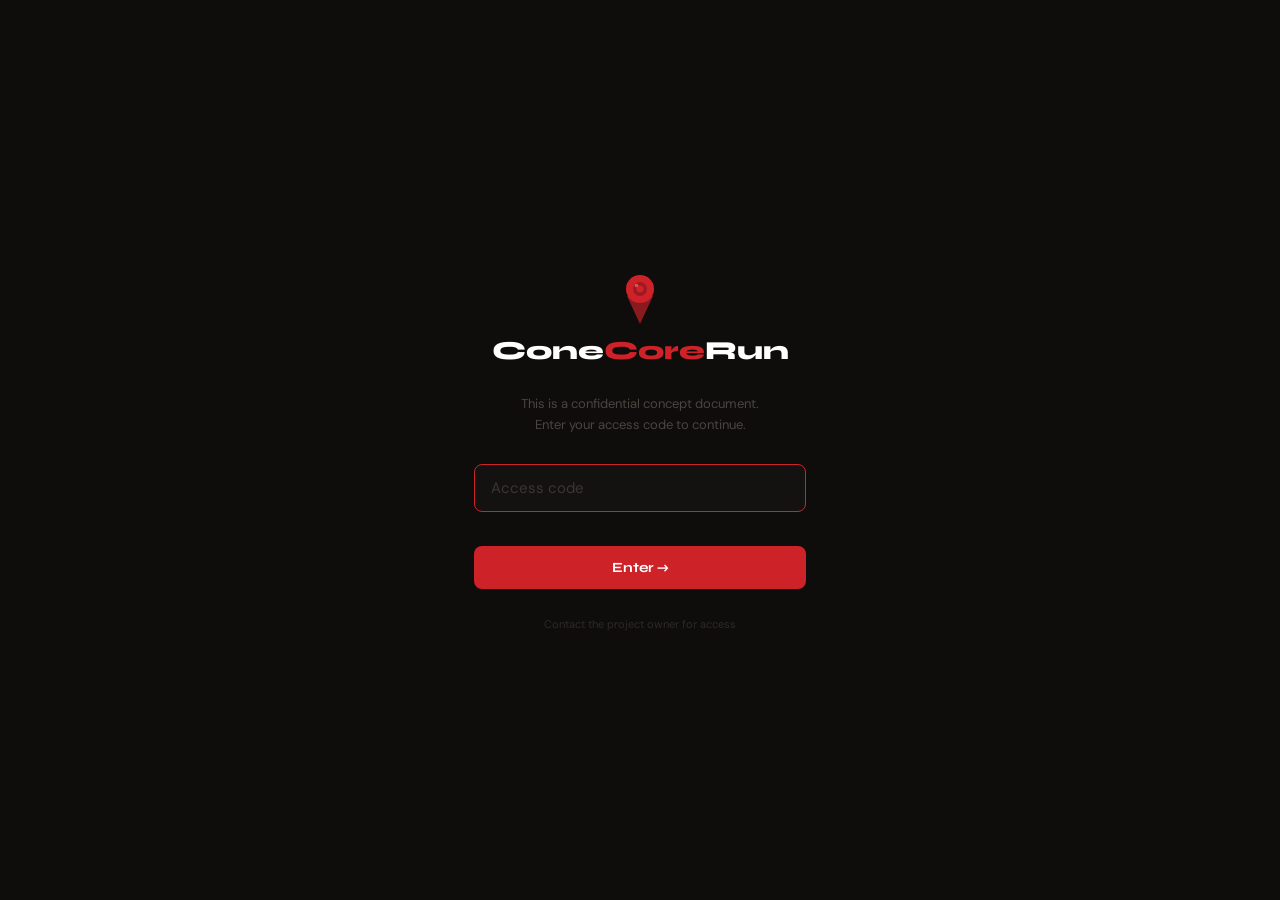
<file: pitch/index.html>
<!DOCTYPE html>
<html lang="en">
<head>
<meta charset="UTF-8">
<meta name="viewport" content="width=device-width, initial-scale=1.0">
<title>ConeCoreRun — Concept Pitch</title>
<link rel="preconnect" href="https://fonts.googleapis.com">
<link href="https://fonts.googleapis.com/css2?family=Syne:wght@400;500;700;800&family=DM+Sans:ital,opsz,wght@0,9..40,300;0,9..40,400;0,9..40,500;1,9..40,300&display=swap" rel="stylesheet">
<style>
:root{--red:#CE2229;--red-dark:#8a1217;--red-light:#fff0f0;--cream:#F9F5EE;--dark:#0F0D0B;--mid:#3a3632;--muted:#7a736a;--border:#e8e2d8;--white:#ffffff;--amber:#BA7517;--green:#3B6D11;}
*,*::before,*::after{box-sizing:border-box;margin:0;padding:0;}
body{font-family:"DM Sans",sans-serif;background:var(--dark);color:var(--dark);min-height:100vh;overflow-x:hidden;}

/* GATE */
#gate{position:fixed;inset:0;background:var(--dark);display:flex;align-items:center;justify-content:center;z-index:1000;}
.gate-inner{width:100%;max-width:380px;padding:0 24px;display:flex;flex-direction:column;align-items:center;gap:28px;}
.gate-logo{display:flex;flex-direction:column;align-items:center;gap:10px;}
.gate-wordmark{font-family:"Syne",sans-serif;font-size:26px;font-weight:800;color:var(--white);}
.gate-wordmark span{color:var(--red);}
.gate-sub{font-size:13px;color:#4a4540;text-align:center;line-height:1.6;}
.gate-form{width:100%;display:flex;flex-direction:column;gap:10px;}
.gate-input{width:100%;background:#141210;border:1px solid #2a2622;border-radius:8px;padding:13px 16px;font-size:15px;font-family:"DM Sans",sans-serif;color:var(--white);letter-spacing:2px;outline:none;transition:border-color .2s;}
.gate-input::placeholder{letter-spacing:0;color:#3a3632;}
.gate-input:focus{border-color:var(--red);}
.gate-btn{width:100%;background:var(--red);border:none;border-radius:8px;padding:13px;font-family:"Syne",sans-serif;font-size:14px;font-weight:700;color:white;cursor:pointer;transition:background .2s;}
.gate-btn:hover{background:#b01e24;}
.gate-error{font-size:11px;color:var(--red);text-align:center;min-height:14px;opacity:0;transition:opacity .2s;}
.gate-error.show{opacity:1;}
.gate-hint{font-size:11px;color:#2e2a26;text-align:center;}

/* CONTENT */
#content{display:none;flex-direction:column;min-height:100vh;background:var(--cream);}

/* HERO */
.hero{background:var(--dark);padding:80px 48px 100px;position:relative;overflow:hidden;}
.hero-noise{position:absolute;inset:0;opacity:.03;background-image:url("data:image/svg+xml,%3Csvg viewBox='0 0 200 200' xmlns='http://www.w3.org/2000/svg'%3E%3Cfilter id='n'%3E%3CfeTurbulence type='fractalNoise' baseFrequency='.9' numOctaves='4'/%3E%3C/filter%3E%3Crect width='100%25' height='100%25' filter='url(%23n)'/%3E%3C/svg%3E");background-size:200px;pointer-events:none;}
.hero-rule{width:48px;height:3px;background:var(--red);margin-bottom:28px;}
.hero-eyebrow{font-size:11px;font-weight:500;letter-spacing:2.5px;text-transform:uppercase;color:#4a4540;margin-bottom:18px;}
.hero-title{font-family:"Syne",sans-serif;font-size:clamp(52px,9vw,100px);font-weight:800;color:var(--white);line-height:.92;letter-spacing:-2px;margin-bottom:28px;}
.hero-title .accent{color:var(--red);}
.hero-desc{font-size:15px;color:#7a736a;line-height:1.75;max-width:500px;margin-bottom:40px;}
.hero-pills{display:flex;flex-wrap:wrap;gap:8px;margin-bottom:48px;}
.hero-pill{padding:5px 13px;border:1px solid #2a2622;border-radius:100px;font-size:11px;color:#5a5450;}
.hero-pill.hot{border-color:var(--red);color:var(--red);background:rgba(206,34,41,.08);}
.hero-actions{display:flex;gap:12px;flex-wrap:wrap;align-items:center;}
.btn-primary{background:var(--red);color:white;padding:13px 26px;border-radius:8px;font-family:"Syne",sans-serif;font-weight:700;font-size:13px;text-decoration:none;display:inline-flex;align-items:center;gap:7px;transition:background .2s;border:none;cursor:pointer;}
.btn-primary:hover{background:#b01e24;}
.btn-ghost{color:#5a5450;padding:13px 22px;border-radius:8px;font-family:"DM Sans",sans-serif;font-size:13px;text-decoration:none;display:inline-flex;align-items:center;gap:7px;border:1px solid #2a2622;transition:border-color .2s,color .2s;cursor:pointer;background:none;}
.btn-ghost:hover{border-color:#4a4540;color:var(--white);}

/* SECTION */
.section{padding:72px 48px;max-width:1100px;margin:0 auto;width:100%;}
.section-label{font-size:11px;font-weight:500;letter-spacing:2.5px;text-transform:uppercase;color:var(--muted);margin-bottom:10px;}
.section-title{font-family:"Syne",sans-serif;font-size:clamp(26px,4vw,40px);font-weight:700;color:var(--dark);line-height:1.1;letter-spacing:-.5px;margin-bottom:18px;}
.section-body{font-size:14px;color:var(--muted);line-height:1.8;max-width:620px;margin-bottom:40px;}
hr.divider{border:none;border-top:1px solid var(--border);margin:0 48px;}

/* CONCEPT GRID */
.concept-grid{display:grid;grid-template-columns:repeat(auto-fit,minmax(270px,1fr));gap:18px;}
.concept-card{background:var(--white);border:1px solid var(--border);border-radius:14px;padding:26px;transition:border-color .2s,transform .2s;}
.concept-card:hover{border-color:var(--red);transform:translateY(-2px);}
.concept-icon{width:40px;height:40px;border-radius:10px;display:flex;align-items:center;justify-content:center;font-size:18px;margin-bottom:14px;}
.concept-card h3{font-family:"Syne",sans-serif;font-size:15px;font-weight:700;color:var(--dark);margin-bottom:7px;}
.concept-card p{font-size:13px;color:var(--muted);line-height:1.65;}

/* PERSONAS */
.persona-strip{display:grid;grid-template-columns:repeat(auto-fit,minmax(250px,1fr));gap:18px;}
.persona-card{border-radius:14px;padding:26px;border:1px solid transparent;}
.persona-card.red{background:#fff5f5;border-color:#ffd4d4;}
.persona-card.blue{background:#f0f6ff;border-color:#c5daf7;}
.persona-card.green{background:#f0f7e8;border-color:#c5dda0;}
.persona-tag{display:inline-block;font-size:9px;font-weight:700;letter-spacing:1.5px;text-transform:uppercase;padding:3px 9px;border-radius:100px;margin-bottom:14px;}
.persona-card.red .persona-tag{background:var(--red);color:white;}
.persona-card.blue .persona-tag{background:#185FA5;color:white;}
.persona-card.green .persona-tag{background:var(--green);color:white;}
.persona-card h3{font-family:"Syne",sans-serif;font-size:16px;font-weight:700;color:var(--dark);margin-bottom:4px;}
.persona-card .sub{font-size:11px;color:var(--muted);margin-bottom:12px;}
.persona-card .quote{font-style:italic;font-size:13px;color:var(--mid);line-height:1.6;border-left:3px solid;padding-left:11px;margin-bottom:14px;}
.persona-card.red .quote{border-color:var(--red);}
.persona-card.blue .quote{border-color:#185FA5;}
.persona-card.green .quote{border-color:var(--green);}
.persona-card p{font-size:12px;color:var(--muted);line-height:1.65;}

/* SCREENS */
.screens-intro{display:grid;grid-template-columns:1fr auto;gap:32px;align-items:end;margin-bottom:32px;}
.screens-row{display:flex;gap:20px;overflow-x:auto;padding-bottom:12px;scrollbar-width:thin;scrollbar-color:var(--border) transparent;}
.phone-wrap{flex-shrink:0;display:flex;flex-direction:column;align-items:center;gap:10px;}
.phone-frame{width:190px;background:#1C1C1A;border-radius:34px;padding:9px;box-shadow:0 24px 48px rgba(0,0,0,.18),0 6px 12px rgba(0,0,0,.1);}
.phone-screen{width:172px;height:348px;border-radius:26px;overflow:hidden;position:relative;}
.phone-label{font-family:"Syne",sans-serif;font-size:13px;font-weight:700;color:var(--dark);text-align:center;}
.phone-sublabel{font-size:11px;color:var(--muted);text-align:center;margin-top:1px;}

/* screen micro styles */
.scr{width:100%;height:100%;font-size:7.5px;font-family:"DM Sans",sans-serif;}
.scr-hdr{background:white;padding:5px 8px 4px;border-bottom:.5px solid #e8e2d8;display:flex;justify-content:space-between;align-items:center;}
.scr-ttl{font-family:"Syne",sans-serif;font-size:8.5px;font-weight:700;color:#0F0D0B;}
.scr-nav{background:white;border-top:.5px solid #e8e2d8;display:flex;justify-content:space-around;padding:4px 0 7px;position:absolute;bottom:0;left:0;right:0;}
.scr-ni{display:flex;flex-direction:column;align-items:center;gap:1px;font-size:5px;color:#7a736a;}
.scr-ni.act{color:#CE2229;font-weight:600;}
.scr-badge{display:inline-block;padding:1.5px 5px;border-radius:10px;font-size:5.5px;font-weight:600;}
.scr-card{background:#f5f3ee;border:.5px solid #e8e2d8;border-radius:5px;padding:6px 7px;margin:4px 8px;}
.scr-btn{background:#CE2229;border-radius:5px;padding:6px;margin:4px 8px;text-align:center;color:white;font-weight:600;font-size:7.5px;}
.scr-bar{background:#e8e2d8;border-radius:2px;height:2.5px;margin-top:3px;}
.scr-fill{background:#CE2229;height:2.5px;border-radius:2px;}

/* SAFETY */
.safety-block{background:var(--dark);border-radius:18px;padding:52px 44px;display:grid;grid-template-columns:1fr 1fr;gap:44px;align-items:start;}
.safety-block h2{font-family:"Syne",sans-serif;font-size:30px;font-weight:800;color:var(--white);line-height:1.1;margin-bottom:14px;}
.safety-block > div > p{font-size:13px;color:#5a5450;line-height:1.75;margin-bottom:20px;}
.safety-stat{background:rgba(206,34,41,.1);border:1px solid rgba(206,34,41,.25);border-radius:10px;padding:18px;}
.safety-stat .num{font-family:"Syne",sans-serif;font-size:38px;font-weight:800;color:var(--red);line-height:1;margin-bottom:5px;}
.safety-stat .desc{font-size:11px;color:#5a5450;line-height:1.5;margin:0;}
.safety-rules{display:flex;flex-direction:column;gap:14px;}
.safety-rule{display:flex;gap:12px;align-items:flex-start;}
.safety-rule-icon{width:26px;height:26px;border-radius:7px;background:rgba(206,34,41,.12);display:flex;align-items:center;justify-content:center;font-size:12px;flex-shrink:0;}
.safety-rule-text{font-size:12px;color:#7a736a;line-height:1.6;padding-top:3px;}
.safety-rule-text strong{color:var(--white);}

/* SCOOPS */
.scoops-grid{display:grid;grid-template-columns:1fr 1fr;gap:28px;align-items:start;}
.scoops-table{width:100%;border-collapse:collapse;}
.scoops-table th{text-align:left;font-family:"Syne",sans-serif;font-size:10px;font-weight:700;letter-spacing:1px;text-transform:uppercase;color:var(--muted);padding:0 0 10px;border-bottom:1px solid var(--border);}
.scoops-table td{padding:9px 0;font-size:12px;color:var(--mid);border-bottom:1px solid var(--border);vertical-align:middle;}
.scoops-table tr:last-child td{border-bottom:none;}
.scoops-table .sn{font-family:"Syne",sans-serif;font-size:13px;font-weight:700;color:var(--red);text-align:right;width:54px;}

/* PDF */
.pdf-section{background:white;border:1px solid var(--border);border-radius:18px;overflow:hidden;}
.pdf-header{background:var(--dark);padding:22px 28px;display:flex;justify-content:space-between;align-items:center;flex-wrap:wrap;gap:14px;}
.pdf-header h3{font-family:"Syne",sans-serif;font-size:17px;font-weight:700;color:white;}
.pdf-header p{font-size:11px;color:#5a5450;margin-top:3px;}
.pdf-embed{width:100%;height:620px;border:none;display:block;}

/* FOOTER */
.site-footer{background:var(--dark);padding:44px 48px;display:flex;justify-content:space-between;align-items:center;flex-wrap:wrap;gap:20px;margin-top:auto;}
.footer-wordmark{font-family:"Syne",sans-serif;font-size:19px;font-weight:800;color:var(--white);}
.footer-wordmark span{color:var(--red);}
.footer-note{font-size:11px;color:#2e2a26;}

/* ANIMATIONS */
@keyframes fadeUp{from{opacity:0;transform:translateY(20px)}to{opacity:1;transform:translateY(0)}}
.fade-up{opacity:0;animation:fadeUp .55s ease forwards;}
.d1{animation-delay:.08s}.d2{animation-delay:.16s}.d3{animation-delay:.24s}.d4{animation-delay:.32s}.d5{animation-delay:.4s}

@media(max-width:700px){
  .hero{padding:48px 20px 64px;}
  .section{padding:48px 20px;}
  hr.divider{margin:0 20px;}
  .safety-block{grid-template-columns:1fr;padding:28px 20px;}
  .scoops-grid{grid-template-columns:1fr;}
  .site-footer{padding:32px 20px;}
  .pdf-header{padding:16px 20px;}
}
</style>
</head>
<body>

<div id="gate">
  <div class="gate-inner">
    <div class="gate-logo">
      <svg width="56" height="56" viewBox="0 0 56 56" fill="none" xmlns="http://www.w3.org/2000/svg">
        <circle cx="28" cy="20" r="14" fill="#CE2229"/>
        <path d="M15 27 L28 55 L41 27" fill="#CE2229" opacity=".65"/>
        <circle cx="28" cy="20" r="7" fill="#a01820"/>
        <circle cx="28" cy="20" r="3.5" fill="#CE2229"/>
        <circle cx="24.5" cy="16.5" r="1.8" fill="#ff9999" opacity=".5"/>
      </svg>
      <div class="gate-wordmark">Cone<span>Core</span>Run</div>
    </div>
    <div class="gate-sub">This is a confidential concept document.<br>Enter your access code to continue.</div>
    <div class="gate-form">
      <input class="gate-input" type="password" id="pw-input" placeholder="Access code" autocomplete="off" onkeydown="if(event.key==='Enter')checkPW()">
      <div class="gate-error" id="pw-error">Incorrect code — please try again</div>
      <button class="gate-btn" onclick="checkPW()">Enter &rarr;</button>
    </div>
    <div class="gate-hint">Contact the project owner for access</div>
  </div>
</div>

<div id="content">

  <section class="hero">
    <div class="hero-noise"></div>
    <div class="hero-rule fade-up d1"></div>
    <p class="hero-eyebrow fade-up d2">Beta concept &middot; Confidential</p>
    <h1 class="hero-title fade-up d3">Cone<span class="accent">Core</span><br>Run</h1>
    <p class="hero-desc fade-up d4">A real-world racing game built around Stewart&rsquo;s Shops &mdash; 364+ locations across upstate New York, Vermont, and New Hampshire. Find the hidden QR. Earn Scoops. Win the county. Win the state. Win it all.</p>
    <div class="hero-pills fade-up d5">
      <span class="hero-pill hot">No purchase required</span>
      <span class="hero-pill">Privacy by design</span>
      <span class="hero-pill">Community-first</span>
      <span class="hero-pill">Powered by Scoops</span>
      <span class="hero-pill">Wellspring partner</span>
    </div>
    <div class="hero-actions fade-up d5">
      <a class="btn-primary" href="#pitch">View pitch deck &darr;</a>
      <button class="btn-ghost" onclick="downloadPDF()">Download PDF &darr;</button>
    </div>
  </section>

  <section class="section">
    <p class="section-label">The concept</p>
    <h2 class="section-title">Cannonball Run meets<br>your local Stewart&rsquo;s</h2>
    <p class="section-body">Players race to visit every Stewart&rsquo;s Shops location across the network. A hidden QR code inside each store is the check-in mechanism &mdash; you have to walk in and browse to find it. No purchase required, but you have to be there.</p>
    <div class="concept-grid">
      <div class="concept-card"><div class="concept-icon" style="background:#fff0f0">🗺️</div><h3>Hidden QR check-in</h3><p>A QR code hidden somewhere inside every store. Placement rotates periodically. Staff are in on the secret. You have to actually browse to find it.</p></div>
      <div class="concept-card"><div class="concept-icon" style="background:#fff8e8">🏆</div><h3>Three race stages</h3><p>County heat &rarr; State heat &rarr; Full network. First to complete each stage wins. Seasonal races tied to local events keep it fresh year-round.</p></div>
      <div class="concept-card"><div class="concept-icon" style="background:#f0f7e8">🌲</div><h3>Pioneer bonus</h3><p>Visiting a low-traffic, underserved location earns extra Scoops. Drives foot traffic to exactly the stores that need it most.</p></div>
      <div class="concept-card"><div class="concept-icon" style="background:#f0f6ff">🥛</div><h3>Dairy bonus</h3><p>Honor-system tap confirming a dairy purchase &mdash; milk, eggs, or ice cream. Reinforces what makes Stewart&rsquo;s uniquely Stewart&rsquo;s.</p></div>
      <div class="concept-card"><div class="concept-icon" style="background:#fff0f0">❤️</div><h3>Loyal bonus</h3><p>Check in near a competitor and earn bonus Scoops for choosing Stewart&rsquo;s. The competitor is never named &mdash; just quietly rewarded against.</p></div>
      <div class="concept-card"><div class="concept-icon" style="background:#f9f5ee">🍦</div><h3>Scoops economy</h3><p>Points called Scoops &mdash; redeemable for free coffee, a single scoop, a hand-packed pint, or an ice cream cake. No cash value. Ever.</p></div>
    </div>
  </section>

  <hr class="divider">

  <section class="section">
    <p class="section-label">Who plays this</p>
    <h2 class="section-title">Three players.<br>One game.</h2>
    <p class="section-body">Research into Stewart&rsquo;s existing customer base reveals three distinct player types &mdash; each with a genuine emotional connection to the brand and a very different reason to play.</p>
    <div class="persona-strip">
      <div class="persona-card red"><span class="persona-tag">The regular</span><h3>Deb M.</h3><p class="sub">42 &middot; School administrator &middot; Queensbury, NY</p><p class="quote">&ldquo;I didn&rsquo;t know I was competitive about this until I was.&rdquo;</p><p>Lifelong Stewart&rsquo;s customer. Plays casually, checks in organically, gets quietly competitive when a neighbor is ahead on the county leaderboard.</p></div>
      <div class="persona-card blue"><span class="persona-tag">The commuter</span><h3>Mike T.</h3><p class="sub">34 &middot; Electrician &middot; Troy, NY</p><p class="quote">&ldquo;I&rsquo;ve been playing this game for years without knowing it.&rdquo;</p><p>Morning coffee, egg and cheese, gas. 60+ locations visited naturally for work. Downloads the app and realizes he&rsquo;s already halfway done.</p></div>
      <div class="persona-card green"><span class="persona-tag">The visitor</span><h3>Jamie R.</h3><p class="sub">29 &middot; Graphic designer &middot; Brooklyn, NY</p><p class="quote">&ldquo;It&rsquo;s not just ice cream. It&rsquo;s where I&rsquo;m from.&rdquo;</p><p>Grew up in Glens Falls, moved to Brooklyn. Treats every visit home as a mission. Plans weekends around hitting new locations. Posts everything.</p></div>
    </div>
  </section>

  <hr class="divider">

  <section class="section">
    <p class="section-label">The app</p>
    <h2 class="section-title">Five screens.<br>One seamless experience.</h2>
    <p class="section-body">Designed for three contexts: at the pump, in the register line, and at home planning your next route. The scan button is always above the fold. The map is always one tap away.</p>
    <div class="screens-row">

      <div class="phone-wrap">
        <div class="phone-frame"><div class="phone-screen" style="background:#dce8f0"><div class="scr">
          <div class="scr-hdr"><span class="scr-ttl">Map</span><span class="scr-badge" style="background:#FCEBEB;color:#791F1F">67 visited</span></div>
          <div style="padding:4px 8px;display:flex;gap:4px"><span style="background:#CE2229;color:white;padding:2px 6px;border-radius:10px;font-size:5px;font-weight:700">All</span><span style="background:#f5f3ee;border:.5px solid #e8e2d8;padding:2px 6px;border-radius:10px;font-size:5px;color:#7a736a">Unvisited</span><span style="background:#f5f3ee;border:.5px solid #e8e2d8;padding:2px 6px;border-radius:10px;font-size:5px;color:#7a736a">Pioneer</span></div>
          <div style="background:#dce8f0;margin:0 8px;border-radius:6px;height:124px;position:relative;overflow:hidden">
            <div style="position:absolute;inset:0;background:#f5f0e8;clip-path:polygon(15% 10%,45% 8%,80% 5%,95% 20%,98% 55%,90% 85%,60% 95%,20% 90%,5% 60%,8% 25%)"></div>
            <div style="position:absolute;left:42%;top:44%;width:5px;height:5px;border-radius:50%;background:#3B6D11"></div>
            <div style="position:absolute;left:46%;top:47%;width:5px;height:5px;border-radius:50%;background:#3B6D11"></div>
            <div style="position:absolute;left:44%;top:40%;width:5px;height:5px;border-radius:50%;background:#3B6D11"></div>
            <div style="position:absolute;left:38%;top:49%;width:5px;height:5px;border-radius:50%;background:#3B6D11"></div>
            <div style="position:absolute;left:52%;top:37%;width:6px;height:6px;border-radius:50%;background:#BA7517"></div>
            <div style="position:absolute;left:58%;top:33%;width:4px;height:4px;border-radius:50%;background:#CE2229;opacity:.85"></div>
            <div style="position:absolute;left:63%;top:40%;width:4px;height:4px;border-radius:50%;background:#CE2229;opacity:.85"></div>
            <div style="position:absolute;left:67%;top:29%;width:4px;height:4px;border-radius:50%;background:#CE2229;opacity:.85"></div>
            <div style="position:absolute;left:71%;top:36%;width:4px;height:4px;border-radius:50%;background:#CE2229;opacity:.85"></div>
            <div style="position:absolute;left:55%;top:27%;width:4px;height:4px;border-radius:50%;background:#CE2229;opacity:.85"></div>
            <div style="position:absolute;left:76%;top:24%;width:3px;height:3px;border-radius:50%;background:#CE2229;opacity:.85"></div>
            <div style="position:absolute;left:22%;top:62%;width:3px;height:3px;border-radius:50%;background:#CE2229;opacity:.85"></div>
            <div style="position:absolute;bottom:5px;left:5px;display:flex;gap:7px;align-items:center">
              <div style="display:flex;align-items:center;gap:2px"><div style="width:5px;height:5px;border-radius:50%;background:#3B6D11"></div><span style="font-size:4.5px;color:#444">Visited</span></div>
              <div style="display:flex;align-items:center;gap:2px"><div style="width:5px;height:5px;border-radius:50%;background:#CE2229;opacity:.85"></div><span style="font-size:4.5px;color:#444">Unvisited</span></div>
              <div style="display:flex;align-items:center;gap:2px"><div style="width:5px;height:5px;border-radius:50%;background:#BA7517"></div><span style="font-size:4.5px;color:#444">Nearby</span></div>
            </div>
          </div>
          <div class="scr-card"><div style="display:flex;justify-content:space-between;align-items:center"><span style="font-size:6.5px;font-weight:600;color:#0F0D0B">9 112th St, Troy</span><span style="background:#FAEEDA;color:#633806;padding:1px 4px;border-radius:8px;font-size:5px;font-weight:600">Pioneer +50</span></div><span style="font-size:5.5px;color:#7a736a">1.1 mi &middot; Low check-ins</span></div>
          <div class="scr-card"><div style="font-size:5.5px;color:#7a736a;font-weight:600;margin-bottom:3px">WARREN CO.</div><div style="display:flex;justify-content:space-between"><span style="font-size:6.5px;font-weight:600;color:#0F0D0B">11 / 14</span><span style="font-size:6.5px;font-weight:600;color:#CE2229">78%</span></div><div class="scr-bar"><div class="scr-fill" style="width:78%"></div></div></div>
          <div class="scr-nav"><div class="scr-ni act"><div style="font-size:9px">▦</div>Map</div><div class="scr-ni"><div style="font-size:9px">⊞</div>Scan</div><div class="scr-ni"><div style="font-size:9px">⊕</div>Races</div><div class="scr-ni"><div style="font-size:9px">⊛</div>Badges</div><div class="scr-ni"><div style="font-size:9px">◉</div>Profile</div></div>
        </div></div></div>
        <div class="phone-label">Map</div><div class="phone-sublabel">Find &amp; plan locations</div>
      </div>

      <div class="phone-wrap">
        <div class="phone-frame"><div class="phone-screen" style="background:white"><div class="scr">
          <div class="scr-hdr"><span class="scr-ttl">Check in</span><span class="scr-badge" style="background:#EAF3DE;color:#27500A">Troy, NY</span></div>
          <div style="background:#0a0a0a;margin:7px 8px;border-radius:8px;padding:12px;display:flex;flex-direction:column;align-items:center;gap:7px">
            <span style="font-size:5px;color:#666">Find the hidden QR code and scan below</span>
            <div style="width:76px;height:76px;border:1.5px solid #CE2229;border-radius:5px;position:relative;display:flex;align-items:center;justify-content:center">
              <div style="position:absolute;top:-1px;left:-1px;width:11px;height:11px;border-top:2.5px solid white;border-left:2.5px solid white;border-radius:2px 0 0 0"></div>
              <div style="position:absolute;top:-1px;right:-1px;width:11px;height:11px;border-top:2.5px solid white;border-right:2.5px solid white;border-radius:0 2px 0 0"></div>
              <div style="position:absolute;bottom:-1px;left:-1px;width:11px;height:11px;border-bottom:2.5px solid white;border-left:2.5px solid white;border-radius:0 0 0 2px"></div>
              <div style="position:absolute;bottom:-1px;right:-1px;width:11px;height:11px;border-bottom:2.5px solid white;border-right:2.5px solid white;border-radius:0 0 2px 0"></div>
              <div style="display:grid;grid-template-columns:repeat(4,1fr);gap:2px;padding:7px">
                <div style="background:#333;width:10px;height:10px;border-radius:1px"></div><div style="width:10px;height:10px"></div><div style="background:#333;width:10px;height:10px;border-radius:1px"></div><div style="width:10px;height:10px"></div>
                <div style="width:10px;height:10px"></div><div style="background:#333;width:10px;height:10px;border-radius:1px"></div><div style="width:10px;height:10px"></div><div style="background:#333;width:10px;height:10px;border-radius:1px"></div>
              </div>
            </div>
            <span style="font-size:5px;color:#666">Point camera at QR code</span>
          </div>
          <div class="scr-btn">Scan check-in code</div>
          <div style="padding:0 8px 3px"><span style="font-size:5px;color:#7a736a;font-weight:600;letter-spacing:.5px">BONUSES HERE</span></div>
          <div class="scr-card" style="display:flex;align-items:center;gap:5px"><div style="width:13px;height:13px;border-radius:3px;background:#FAEEDA;display:flex;align-items:center;justify-content:center;font-size:7px">★</div><div><div style="font-size:6.5px;font-weight:600;color:#0F0D0B">Loyal bonus</div><div style="font-size:5.5px;color:#7a736a">Near competitor &middot; +25 Scoops</div></div></div>
          <div class="scr-card" style="display:flex;align-items:center;gap:5px"><div style="width:13px;height:13px;border-radius:3px;background:#E6F1FB;display:flex;align-items:center;justify-content:center;font-size:7px">✦</div><div><div style="font-size:6.5px;font-weight:600;color:#0F0D0B">Dairy bonus</div><div style="font-size:5.5px;color:#7a736a">Grab dairy for +15 Scoops</div></div></div>
          <div style="background:#EAF3DE;border:.5px solid #97C459;border-radius:5px;padding:7px;margin:5px 8px;text-align:center"><div style="font-size:8px;font-weight:700;color:#27500A">Checked in! +10 Scoops</div><div style="font-size:5.5px;color:#3B6D11">110 Hoosick St, Troy</div></div>
          <div class="scr-nav"><div class="scr-ni"><div style="font-size:9px">▦</div>Map</div><div class="scr-ni act"><div style="font-size:9px">⊞</div>Scan</div><div class="scr-ni"><div style="font-size:9px">⊕</div>Races</div><div class="scr-ni"><div style="font-size:9px">⊛</div>Badges</div><div class="scr-ni"><div style="font-size:9px">◉</div>Profile</div></div>
        </div></div></div>
        <div class="phone-label">Scan</div><div class="phone-sublabel">Check in at each store</div>
      </div>

      <div class="phone-wrap">
        <div class="phone-frame"><div class="phone-screen" style="background:white"><div class="scr">
          <div class="scr-hdr"><span class="scr-ttl">New sprint</span><span style="font-size:7px;color:#CE2229;font-weight:600">Save</span></div>
          <div style="padding:4px 8px 2px"><span style="font-size:5px;color:#7a736a;font-weight:600;letter-spacing:.5px">STAGE</span></div>
          <div style="margin:2px 8px;background:#FCEBEB;border:.8px solid #CE2229;border-radius:5px;padding:5px 6px"><div style="font-size:7px;font-weight:700;color:#CE2229">County heat</div><div style="font-size:5.5px;color:#7a736a">First to complete one county</div></div>
          <div style="margin:2px 8px;background:#f5f3ee;border:.5px solid #e8e2d8;border-radius:5px;padding:5px 6px"><div style="font-size:7px;font-weight:600;color:#0F0D0B">State heat</div><div style="font-size:5.5px;color:#7a736a">First to complete NY or VT</div></div>
          <div style="padding:5px 8px 3px"><span style="font-size:5px;color:#7a736a;font-weight:600;letter-spacing:.5px">RACERS</span></div>
          <div class="scr-card">
            <div style="display:flex;align-items:center;gap:4px;margin-bottom:4px;padding-bottom:4px;border-bottom:.5px solid #e8e2d8"><div style="width:13px;height:13px;border-radius:50%;background:#B5D4F4;display:flex;align-items:center;justify-content:center;font-size:5px;font-weight:700;color:#0C447C">DM</div><span style="font-size:6.5px;font-weight:600;flex:1">Dave M.</span><span style="background:#EAF3DE;color:#27500A;padding:1px 4px;border-radius:8px;font-size:5px;font-weight:600">Invited</span></div>
            <div style="display:flex;align-items:center;gap:4px"><div style="width:13px;height:13px;border-radius:50%;background:#9FE1CB;display:flex;align-items:center;justify-content:center;font-size:5px;font-weight:700;color:#085041">SK</div><span style="font-size:6.5px;font-weight:600;flex:1">Sara K.</span><span style="background:#EAF3DE;color:#27500A;padding:1px 4px;border-radius:8px;font-size:5px;font-weight:600">Invited</span></div>
          </div>
          <div style="padding:4px 8px 3px"><span style="font-size:5px;color:#7a736a;font-weight:600;letter-spacing:.5px">DATA SHARING</span></div>
          <div class="scr-card">
            <div style="display:flex;justify-content:space-between;align-items:center;margin-bottom:5px;padding-bottom:5px;border-bottom:.5px solid #e8e2d8"><span style="font-size:6px">Pace stats</span><div style="width:18px;height:9px;border-radius:5px;background:#CE2229;position:relative"><div style="position:absolute;right:1px;top:1px;width:7px;height:7px;border-radius:50%;background:white"></div></div></div>
            <div style="display:flex;justify-content:space-between;align-items:center"><span style="font-size:6px">Milestone moments</span><div style="width:18px;height:9px;border-radius:5px;background:#CE2229;position:relative"><div style="position:absolute;right:1px;top:1px;width:7px;height:7px;border-radius:50%;background:white"></div></div></div>
          </div>
          <div style="margin:3px 8px;background:#FCEBEB;border:.5px solid #F09595;border-radius:4px;padding:4px 6px"><span style="font-size:5px;color:#791F1F">Locations &amp; times never shared. Quiet exit always available.</span></div>
          <div class="scr-btn" style="margin-top:3px">Start sprint</div>
          <div class="scr-nav"><div class="scr-ni"><div style="font-size:9px">▦</div>Map</div><div class="scr-ni"><div style="font-size:9px">⊞</div>Scan</div><div class="scr-ni act"><div style="font-size:9px">⊕</div>Races</div><div class="scr-ni"><div style="font-size:9px">⊛</div>Badges</div><div class="scr-ni"><div style="font-size:9px">◉</div>Profile</div></div>
        </div></div></div>
        <div class="phone-label">Races</div><div class="phone-sublabel">Sprint creation flow</div>
      </div>

      <div class="phone-wrap">
        <div class="phone-frame"><div class="phone-screen" style="background:white"><div class="scr">
          <div class="scr-hdr"><span class="scr-ttl">Badges &amp; Scoops</span></div>
          <div style="background:#CE2229;margin:7px 8px;border-radius:7px;padding:9px 11px;display:flex;justify-content:space-between;align-items:center"><div><div style="font-size:5.5px;color:rgba(255,255,255,.7);margin-bottom:2px">Your Scoops</div><div style="font-family:Syne,sans-serif;font-size:18px;font-weight:800;color:white;line-height:1">1,240</div></div><div style="font-size:20px;opacity:.25;color:white">◑</div></div>
          <div style="padding:0 8px 3px"><span style="font-size:5px;color:#7a736a;font-weight:600;letter-spacing:.5px">REDEEM</span></div>
          <div class="scr-card">
            <div style="display:flex;justify-content:space-between;align-items:center;padding-bottom:4px;border-bottom:.5px solid #e8e2d8;margin-bottom:4px"><div><div style="font-size:6.5px;font-weight:600">Free coffee</div><div style="font-size:5px;color:#7a736a">50 Scoops</div></div><div style="background:#CE2229;color:white;padding:2px 7px;border-radius:3px;font-size:5.5px;font-weight:600">Redeem</div></div>
            <div style="display:flex;justify-content:space-between;align-items:center"><div><div style="font-size:6.5px;font-weight:600">Free single scoop</div><div style="font-size:5px;color:#7a736a">100 Scoops</div></div><div style="background:#CE2229;color:white;padding:2px 7px;border-radius:3px;font-size:5.5px;font-weight:600">Redeem</div></div>
          </div>
          <div style="padding:4px 8px 3px"><span style="font-size:5px;color:#7a736a;font-weight:600;letter-spacing:.5px">EARNED BADGES</span></div>
          <div style="display:grid;grid-template-columns:1fr 1fr;gap:4px;margin:0 8px">
            <div style="background:#FCEBEB;border:.5px solid #F09595;border-radius:5px;padding:5px;text-align:center"><div style="font-size:13px">🍦</div><div style="font-size:6px;font-weight:600">First Scoop</div></div>
            <div style="background:#FAEEDA;border:.5px solid #EF9F27;border-radius:5px;padding:5px;text-align:center"><div style="font-size:13px">🌲</div><div style="font-size:6px;font-weight:600">Pioneer</div></div>
            <div style="background:#FCEBEB;border:.5px solid #F09595;border-radius:5px;padding:5px;text-align:center"><div style="font-size:13px">🏆</div><div style="font-size:6px;font-weight:600">Loyal</div></div>
            <div style="background:#E6F1FB;border:.5px solid #85B7EB;border-radius:5px;padding:5px;text-align:center"><div style="font-size:13px">🥛</div><div style="font-size:6px;font-weight:600">Dairy Run</div></div>
          </div>
          <div style="margin:5px 8px;background:#FCEBEB;border:.5px solid #F09595;border-radius:5px;padding:5px 6px"><div style="font-size:6.5px;font-weight:600;color:#791F1F">Wellspring</div><div style="font-size:5px;color:#CE2229">Saratoga Co. DV partner &middot; 518-584-8188</div></div>
          <div class="scr-nav"><div class="scr-ni"><div style="font-size:9px">▦</div>Map</div><div class="scr-ni"><div style="font-size:9px">⊞</div>Scan</div><div class="scr-ni"><div style="font-size:9px">⊕</div>Races</div><div class="scr-ni act"><div style="font-size:9px">⊛</div>Badges</div><div class="scr-ni"><div style="font-size:9px">◉</div>Profile</div></div>
        </div></div></div>
        <div class="phone-label">Badges</div><div class="phone-sublabel">Scoops &amp; redemptions</div>
      </div>

      <div class="phone-wrap">
        <div class="phone-frame"><div class="phone-screen" style="background:white"><div class="scr">
          <div class="scr-hdr"><span class="scr-ttl">Profile</span><span style="font-size:9px;color:#7a736a">⚙</span></div>
          <div style="display:flex;flex-direction:column;align-items:center;padding:9px 8px 5px;gap:4px">
            <div style="width:34px;height:34px;border-radius:50%;background:#FCEBEB;border:1.5px solid #F09595;display:flex;align-items:center;justify-content:center;font-size:10px;font-weight:700;color:#791F1F">MT</div>
            <div style="font-family:Syne,sans-serif;font-size:9px;font-weight:700;color:#0F0D0B">Mike T.</div>
            <div style="display:flex;gap:4px"><span style="background:#FCEBEB;color:#791F1F;padding:1.5px 5px;border-radius:8px;font-size:5px;font-weight:600">🔥 12 day streak</span><span style="background:#FAEEDA;color:#633806;padding:1.5px 5px;border-radius:8px;font-size:5px;font-weight:600">Troy, NY</span></div>
          </div>
          <div style="display:grid;grid-template-columns:1fr 1fr;gap:4px;margin:0 8px 5px">
            <div style="background:#f5f3ee;border-radius:5px;padding:5px"><div style="font-size:5px;color:#7a736a">Check-ins</div><div style="font-family:Syne,sans-serif;font-size:13px;font-weight:700">67</div></div>
            <div style="background:#f5f3ee;border-radius:5px;padding:5px"><div style="font-size:5px;color:#7a736a">Scoops</div><div style="font-family:Syne,sans-serif;font-size:13px;font-weight:700;color:#CE2229">1,240</div></div>
            <div style="background:#f5f3ee;border-radius:5px;padding:5px"><div style="font-size:5px;color:#7a736a">Badges</div><div style="font-family:Syne,sans-serif;font-size:13px;font-weight:700">4</div></div>
            <div style="background:#f5f3ee;border-radius:5px;padding:5px"><div style="font-size:5px;color:#7a736a">Rank</div><div style="font-family:Syne,sans-serif;font-size:13px;font-weight:700">#2</div></div>
          </div>
          <div class="scr-card"><div style="font-size:5.5px;color:#7a736a;font-weight:600;margin-bottom:4px">PROGRESS</div><div style="margin-bottom:4px"><div style="display:flex;justify-content:space-between"><span style="font-size:6px">Warren Co.</span><span style="font-size:6px;color:#CE2229">11/14</span></div><div class="scr-bar"><div class="scr-fill" style="width:78%"></div></div></div><div style="margin-bottom:4px"><div style="display:flex;justify-content:space-between"><span style="font-size:6px">New York</span><span style="font-size:6px;color:#CE2229">67/354</span></div><div class="scr-bar"><div class="scr-fill" style="width:19%"></div></div></div><div><div style="display:flex;justify-content:space-between"><span style="font-size:6px">Full network</span><span style="font-size:6px;color:#CE2229">67/407</span></div><div class="scr-bar"><div class="scr-fill" style="width:16%"></div></div></div></div>
          <div style="margin:4px 8px;border:.8px solid #F09595;border-radius:5px;padding:5px 6px;text-align:center"><span style="font-size:6px;font-weight:600;color:#CE2229">Quiet exit &mdash; pause all sharing</span></div>
          <div class="scr-nav"><div class="scr-ni"><div style="font-size:9px">▦</div>Map</div><div class="scr-ni"><div style="font-size:9px">⊞</div>Scan</div><div class="scr-ni"><div style="font-size:9px">⊕</div>Races</div><div class="scr-ni"><div style="font-size:9px">⊛</div>Badges</div><div class="scr-ni act"><div style="font-size:9px">◉</div>Profile</div></div>
        </div></div></div>
        <div class="phone-label">Profile</div><div class="phone-sublabel">Stats &amp; privacy controls</div>
      </div>

    </div>
  </section>

  <hr class="divider">

  <section class="section">
    <div class="safety-block">
      <div>
        <p class="section-label" style="color:#4a4540">Safety &amp; privacy</p>
        <h2>Built safe<br>from the ground up</h2>
        <p>ConeCoreRun operates in rural upstate New York, Vermont, and New Hampshire &mdash; areas where survivors of domestic violence may have limited access to services. A predictable check-in pattern could put someone at serious risk. These aren&rsquo;t afterthoughts. They&rsquo;re foundations.</p>
        <div class="safety-stat">
          <div class="num">97%</div>
          <p class="desc">of DV service providers report technology-facilitated abuse in their cases. Gaming apps are explicitly identified platforms. &mdash; NNEDV Safety Net</p>
        </div>
      </div>
      <div class="safety-rules">
        <div class="safety-rule"><div class="safety-rule-icon">🚫</div><div class="safety-rule-text"><strong>No live location sharing.</strong> Competitors never see where you are or where you&rsquo;ve been. Minimum 24-hour delay on any shared activity.</div></div>
        <div class="safety-rule"><div class="safety-rule-icon">📊</div><div class="safety-rule-text"><strong>Stats only.</strong> Other players see your score and badges. Never which stores you visited, never when, never in what order.</div></div>
        <div class="safety-rule"><div class="safety-rule-icon">🔇</div><div class="safety-rule-text"><strong>The quiet exit.</strong> One tap. No explanation. No visible signal to other players. No trace. Always accessible from the Profile screen.</div></div>
        <div class="safety-rule"><div class="safety-rule-icon">🤝</div><div class="safety-rule-text"><strong>Wellspring partnership.</strong> Stewart&rsquo;s existing charitable partner in Saratoga County. 24-hour hotline: 518-584-8188. Surfaced quietly in-app &mdash; always there, never intrusive.</div></div>
        <div class="safety-rule"><div class="safety-rule-icon">⚖️</div><div class="safety-rule-text"><strong>NNEDV Safety Net review required</strong> before any location-adjacent feature ships. VAWA compliance. Vermont Safe at Home considered in account creation flow.</div></div>
      </div>
    </div>
  </section>

  <hr class="divider">

  <section class="section">
    <p class="section-label">The rewards</p>
    <h2 class="section-title">Earn Scoops.<br>Redeem in-store.</h2>
    <p class="section-body">Points are called Scoops &mdash; rooted in Stewart&rsquo;s dairy identity. No cash value. Never purchasable. Redeemable for Stewart&rsquo;s products only. The stakes should never be high enough for a player to compromise good decision making.</p>
    <div class="scoops-grid">
      <table class="scoops-table"><thead><tr><th>How you earn</th><th style="text-align:right">Scoops</th></tr></thead><tbody>
        <tr><td>Check in at any location</td><td class="sn">10</td></tr>
        <tr><td>Pioneer bonus (low-traffic store)</td><td class="sn">+50</td></tr>
        <tr><td>Loyal bonus (near a competitor)</td><td class="sn">+25</td></tr>
        <tr><td>Dairy bonus (honor system)</td><td class="sn">+15</td></tr>
        <tr><td>Complete your home county</td><td class="sn">+100</td></tr>
        <tr><td>Complete a friend sprint</td><td class="sn">+75</td></tr>
        <tr><td>Complete a full state</td><td class="sn">+500</td></tr>
        <tr><td>Complete the full network</td><td class="sn">+2,000</td></tr>
      </tbody></table>
      <table class="scoops-table"><thead><tr><th>Redemptions</th><th style="text-align:right">Scoops</th></tr></thead><tbody>
        <tr><td>Free coffee (any size)</td><td class="sn">50</td></tr>
        <tr><td>Free single scoop ice cream</td><td class="sn">100</td></tr>
        <tr><td>Free hand-packed pint</td><td class="sn">200</td></tr>
        <tr><td>Milk punch card (10 stamps)</td><td class="sn">400</td></tr>
        <tr><td>Free ice cream cake</td><td class="sn">1,000</td></tr>
        <tr><td>Grand reward &mdash; TBD with Stewart&rsquo;s</td><td class="sn">2,500</td></tr>
      </tbody></table>
    </div>
  </section>

  <hr class="divider">

  <section class="section" id="pitch">
    <p class="section-label">The pitch deck</p>
    <h2 class="section-title">Full concept document</h2>
    <p class="section-body">The complete 15-page pitch deck covering the footprint map, personas, safety framework, all five app screens, rewards economy, competitive landscape, Stewart&rsquo;s corporate perspective, and a phased pilot plan.</p>
    <div class="pdf-section">
      <div class="pdf-header">
        <div>
          <h3>ConeCoreRun &mdash; Game Concept Proposal</h3>
          <p>Stewart&rsquo;s Shops &middot; Confidential &middot; May 2026</p>
        </div>
        <button class="btn-primary" onclick="downloadPDF()">Download PDF &darr;</button>
      </div>
      <iframe class="pdf-embed" id="pdf-frame" src=""></iframe>
    </div>
  </section>

  <footer class="site-footer">
    <div class="footer-wordmark">Cone<span>Core</span>Run</div>
    <div class="footer-note">Confidential concept document &middot; Not for distribution</div>
  </footer>

</div>

<script>
var PDF_B64="[base64]/[base64]/[base64]/SWc7eiEhISM/[base64]/IztLIXM3PnNuWC5Aa0JYS1Q6NnJxal1XMDM/[base64]/JT5SLUlqKmwxNU9uQSRoVTFvbFlzTkAuSmRnVSNbL28qVDQjOmZQbyQ7ZlQ7YmdvcTdcMWVxXGloUlhiTzQiSVZpaV5uLXRaITVtKTVqZlk4XTczYFVwVTA7NTYlZXFZQlEteiEhISIkTj1uIWxTVSwkcVcySEssWlZgR0A/[base64]/ZzhUMkwiUWdFb1RfKWNIZHBkUSUuI1g4XmguOiNFIy9KM0s0UDNdU25uQXFXMlkvZE49ZyUnW21ncDZfYTpIYyEuLkdrUGxpVkI7Qk0/NG9iUV96WDxOdWRIJ2NGQ2UmWSU2SDxVMlRSPSwkbjYlciFdRDthOWpvJEA5akc/OWpCSVg4XD5lJGJbQlQ1Z0pjUkppckxiS0paZmBQVkZpSXJDJ1UzaicpWz8/[base64]/WSQ0ZFQtTkQ/Wk5WPlp1WUg1NUYmZUJiY0FdSltbaVZePzs+NEw/[base64]/MC0/[base64]/NidacFVVI19gPWMzOjk9ZDRvUWEpJUNpQCQmXUBIL2xEY2tcOzJGbS5BTz8maS9CQUdmTTVsNywrNmE0Km1vUypPLmtPZSNnUHQvaUtkcD87U2ZycUoxXkRjUC1WRFpcNlBlSm5VTCtsbEVIXzUhMTFZNy5waFo4NCRvdDQkPzIvN2NHYyktOUUqMzAmJShLOkEuZjE/ZSIkPXJULXohISM5WDNCbj1NKVhlYWhrYVlcNE5xQzpHcTVNYipaT1dFJGc7Z25vRT1rKG1ROEQwJUVnViVBNUElcisxOTxfM3JDSmY3U0pXKmQqcCM/[base64]/Yz5vZChWS0tPcVooTG9CPEdWIS1eOTcrS29jT25AKlFXdG41YDojN01WWihpdVtmOkkuSSVbSClGU1lOR11CSmdjUyxcVlhWIVtwclUuWkM3KlFiT0Y8MFFRKSthIyZbXGc/TUtkcU4kLyxWXSYjP1x1S0hmXFRmUUhRTjRmeiEnI2tcYShuTW9VbHBKZGRbbmBScVNkIyVFMCNvI1Q9P2hzIVlMbjNdcm9yX25naTBuW1xvVFI2UjM7V3BISSE0L05dS0trL084a248PDA5YSM8ZkViL0k8JTlATTA2LSorbEVWWFJ1Q2laaENSaDcrJGRhIiM/byY/UkpXXCk0J2BBR3Q/[base64]/RyE0QnFfSkRMOlguJ19EQjJjcVhsS15qcUZBPV1ZXG5NUSJZXHI/TENZcD5gVyciQD4tVmFILj1hbjU1aWcnS2tINUdCR1ZMRU47clNAMyNLWTRAW3JNTCVkZSE1RGs0c1teZUMsZyxrRkA6NEJhMmFmX2hDLkxTcyR1XjhXVjsmXD50Zj5BUzQpVzBDJFJzLkVjcGJ0eiEhISM/[base64]/[base64]/TzZdVmNNW1clOmMrZVE5UmFvJSdOUEYnOnNsTGw3ZigpSUE9X2FWZmhWSCpabiYoLiZvcVQ8VEowOFdERStXQm5MakxXaSRZKjI3Q0xJR2orK25nLTo/[base64]/LFU1dUJjVTo2WFk1WFNAMU1nRChILjFUMzt1K0onPy9MI2M0JEY6SjEhbVxcY1RZOypwS29cZzdJSiVnS2gtX3RLJzdOWiUyZU5IY2dxIj1gNF4/RUhyVWpxQnNBdV5yISh1ayIxR1xxcChlSSJxZzdMKjtxKTRiJThYKl4/IiYkQmQ8JTYyYjdvM3VjWTU/[base64]/[base64]/[base64]/ayFTQiI/LGM6M1M3UXBebD1lWiZaIVYjZjVJak89ZjpoXCFuKUBmSF9LZElgMTIpKzdcOEtXYGUyRjIsXTI8XDNiNyFMNFE2TipBY0hqN3VMOFhta2hsYl0mVlJMQj5dcTlVZGQ2X2FOR21pZGdgcFljWUQ0WHAxXHNyTjgkTkdtTmMmWSgsKTlTdUtSN2ZsZUwjWUI+V3I/J0ZVMCVBQ1VbK0NmVyskLWFtZk5PaXonSGZHUG1kImJSOEw3dV40SjBgQyMuIj5jZ01XXFRXOHA9QEs6VWc9JThITSwna086QTZpM21AWlJxLk9dajZXWF9xYzZNTHJIPWQzRzUmdURvY15oVm9oWWpnYyMrMmhlbylHcDhuQF5jK2xJc0w6bEpvZ19HWTo/[base64]/[base64]/KGRtLyE1Nl8sZyQ0IkZueiEhJVFJPUdWXSszazdwNmwwaT9LKmZMbmVFdE0yTkJpLylVUS1YJSMqWkBDcEUnRmEzenpAKGoqKShNcDE6USdFLVw/[base64]/[base64]/UTFsTjpoMCROP0xOcistY2creiEhISMnayFdP3NNUihcZzxALjVbKFxcY1owWSklSFI4YnEmZlo/OTVMQV10WTwhISUieiEhJ2dnW0xgbi8lPF1kZyZyZ0BSSE5tZlwhcSRyK1U0TS86bVwpQXIjUFM8Nnp6ITduVD9oZC5vczxFSy5aSGwwY2BlIV5fLEE1WiFDN202VW4pIk49VkpJKTtWeiEhISI3ZktxRFc0Tz5eRThwJz5RbUslUFUzdUBGT1BucGJjPTg/[base64]/IlJuOkxcMmhqSFFJWk9VMnohISEjN2c+ZkwoQVB1Kkg5L1ZJS0IyOl89OlIsUD8uQ2VRXE85YVBPOz8tW3N6ISEkLDIoOEBMX2VmJ3JVaWlsKnQ6VjlhQE5IMFwlOXJCJnFTZjokPEUnSSh1enpAI19GWlZlJmF0PSprdF5cOWk/[base64]/KHp6ITdsbVlCXDk4S2JHOj0jU2VnYFtwTSlOKEZBVkBJR0xVXVtOP0poQiswWV9GeiEhISMnMk9wQksxdDlYaThyTlUiMVxbUGgyKilRRDsha1lLPTg/[base64]/SyllRG89Q0p1TzZjMCVXQTdnJTtHY2MmKzNMN0k3UC8tPmtQeiEhJ2ZMWW4uQGVbRmBUdCZ0O0o7NGlDWy0jKCdSUkw3TDRjcFtmO0NNWWw/QHp6ITM6aCZXZnAiI21CJjVfMlAzJ0BfZC02YDxnLzhiSDQyZ1FyR1ZyQHohISEiTDxUMWZCWWU/bCYtQyRQQT40KV5qKUNEKj9WYi9sMydccS9JYT02T0kxXVJMVXohIScpLTJZNDpMLmQ/NXNrOG4hNkQ6P1c+V2I3bEtOLWZqWjNROnJRIm9uVyd6IS5fcTFANlc+dDwlNCMnZ2JxPWlwai1kNUM4XCMlPFVxPSRrcVY2NXBPYUBhenokSyRlLi4/[base64]/[base64]/PW9vazpQXjUtX0x6ISEnMCkxdWJYOi5dRmdYKlZTMHJrTEpsaj5CQDJHLlI/[base64]/[base64]/QDJBLEY+TF1HTFcwJj0oU0JPYGNoay5oXk1WL1s+T09hcGkyJTVzQlcudS9OPXFQXlJXVlNEY1RRWElkJVEocltyMSQxRDxwLy1uK2w9Nk82ZFdMaWk3Wm4wX0lxbCVCbUl0Nk1PQFJYMUdWJ2lKL0plTklKPFFIZlU8RVJkK1pkUV91XUI9MzBUKlp0PUlgIW5xNSs/W0pXWFddWmJzJVhLLyZqUWoiYEVvMyJzXCk0cFtlbHVXQyxDJjhEQ1VFaWJdanMlYnE2Ql9lUD49OlZoajJuV2pSZGZAZyFiZFxYMDw/JUFjcVxUSytJbHFhN2VvbThFKHQ/[base64]/[base64]/[base64]/[base64]/[base64]/Xk4zYXRGJDg3bjJAb1RvLWJpQkc6UGlyLUQ7MksyV1haQk9JXmJsLUZvViUoOktkW0hvJU9pRWVkNFhHSy9HWSlrbVFnXmNQVGMlczJBV0MjWklwXkhxckNQKytPJWQncTc/[base64]/Sj48KzY8XChzVTw/[base64]/[base64]/OycvPyIrYSZXYWVeRTBPJydeYUNqNVxka287IXVxRGs2bzVkKWVHTT9BR0hvOzw/[base64]/[base64]/bkxlUEVtIUJVNGdVQG1bZVhycWwnMFZpcyMyMW47O3Q1R2opb1BobzBBYlZJQlpWcUYsc1h1ci9lcVZuaGBCUmVjUlpXRFVeLEtbNWlDVENVSUY2RHAwaXFLWiovTkZjUmhUXFc/S2khX0BUL2lAUClVPDwqTFNRI0ZvPEBxbVUlMGgqU2tlQiImIWNUdVprdWYyTFdVRGEuUTNoMktrJG1na2ZoWkJbLURJPmMmPXFzZTRzYy9AcnRgamI3JG1mbCghW1deWlxwXWNIR0RrTlIkLz4nWGFOLGU/[base64]/MmZRQFA/[base64]/L2RSUVttQkFyZzduWlhdIWFkWnErazFxUEoiYyMrN2paV1dLJWY+VWNkQG5XInRzIVglQjJlQUlqTywwW2QnO0I0N0dbZCspQG8tPl0/[base64]/[base64]/c3RkK0hQXFglQC5fV2IpXCszXnBvUC46VW1YYGNcTz47b0drPGArKjVgNDtNMk5UOF9FaC4+NEQ/[base64]/[base64]/[base64]/[base64]/O2M6cDtCPC81IVprLjltIWAkMjJsSnFlaSNFY2hKKExMb05pUmdocS1bcDFUPClNRCNJYFRvbjw6JTt0N0k4VnJEPlZgNWdBYkBEdWREcDc1XFw/[base64]/[base64]/[base64]/WDEzMFs0NS1JZURmaGZdSCQvWm8nZi9oUyJoYUhXJi9VWyRwMzglSW87MUJlX005NGdkWUo3ZSwiRlQtZDxPUCdRVmowMGZLJD5xbC1TXTw+QVpsIUg/[base64]/UW9UM14/[base64]/Ry1uS2pdbUszJWxFMzxCSVlSKF1paGNJI2ZGUDApaFhAbFw/[base64]/I2hRX0B0ayxoanJtLCo8VU1vVkVtWFhdcjlcWktOKCRWU2Q6SWQhSTFpVzhFLiIqYS1ebiIkcTApRl10XD45TW8mYFY+OFFnP09RblNwXVBrZ05SSmpdUDZnVEdKKmRwOTs2REpAbCpGOHM3Rz1yTFtYJy1EKEdRKV1fZkxmMC0raS5ZPVk1aUFOb0pYcmshKzozSFU/dEIjZm9QTyQpdTBBVTNOb3EsIlhfaFc1Q3EwPjcudFNpc10+VypiPmlZSiZSXSRLbFBIcTpYNGMwMEs6JFRnSycnXUMhJlpSZVBaKUFhPS9KY0ckOnRsYCklVWtXcnJTPCdRMCxeJCIuUl5DOXEuPDQ2bS9GI2ApQUhXaWJENyExcFVbZj1YJFpzRCtDMUw/[base64]/LWRBaDBCNkIlRmJqJjNFYl5EV0woJClacj9OQmAhIShUJmZNSGsuNlNVO2wtT2M4WS4rXWs7ME45KG5KLiZSMDg2cDQwPD0vRF8hISM5OG8vVE9NNThmYV1QSk1ncFhKWC40Kjo7alorW185LzU/[base64]/Ymg1b0tgcl5nVzYpISEoKTxGJGctMGFqPWJBXFgtaElXaTdPZVcwUjI3PHBoW3RqOSMnM0gybXBGPUpaZGdiKWM1RzxnPjNHUSNFXFBXbEZUZjwxXHEtOVZGNzJZdWowajRiQSYmISRGJ1U3Zmk/[base64]/[base64]/[base64]/[base64]/[base64]/[base64]/JSEuYCJdZDtXZEtXdFw1Kmg5RTZkPzAsaiYoRlA/[base64]/[base64]/SERsZHEzI3RXRnQoSCNlVzAzcWRmaVRCOEw/V2w7biQibjdeVVpxNV01M2FWKTsoc2BRSzxGYkYtWnUoWiowIlE/LjZTRitjTkRncFhlaEtCQCNmUyohISdnVlJgc0FyYj1jbnInQSxzT1UrRUxGWj5hJFVjOTRpKmE1V1tjMzE1XiNhNkgkYytYJ1RVRzshYmw1O2JWdUFMZj5daWEqODthbCw/dCQsVmFtUnAwaS5kJ0tYbEY0OTBJPk08NXNIJGUtQDQ7YDpOQ1Q+T2xcVD9OR2E0b0crNFhgITwyRHVtRG8/[base64]/WTtiOUZZLD91IzhIOGIrUjc3RUNmWEgoNFdgQUpAIUlOPHMoUk42YVp0X1ZxMEd0amc5PFEsRF9LZ0s1WysqS3BKNkpfMmI/[base64]/LmErZV5JQ0FdZCpSWGkmJ2NDZSpLMC85NjRVdSROa1FdaGZSNUZkPCM7ZWlLXko1Sm9LUWYoRzBjT0VeNEtMLS5Hc3NTOE5bWmBjL1lkWE1nVzU1ISU/SE1QaEUlMmMjY29UJEU/[base64]/VW5sQEQ3KHRXJE1RNGwqL2YwWmlhYURHa04rMyVCclM6UmdeJihJRzdQKWZHa0woLEkhJjpLSzQ4dS5XJChQUENsSC1ENUtzaVNFWyllbDojKy1fM1M7bEpRUFBAMUwhaSlXVGNrXk4iaWFpTUFfPVZzPGh1WGljalAsRkdmMyE/RmdPIzEjKFZsQFFhKUtnI1EpKTI/Rzs1TyNsIW9cLGRGVS8lQ09gTC4jR28+OSkzS3A/[base64]/OmVQQzU2QSc5RltOYmJcZmg2MVxhLUY/[base64]/[base64]/[base64]/[base64]/[base64]/[base64]/[base64]/[base64]/[base64]/[base64]/QFFONloiOkxHXy1sQj8hZCllKTs5bkFLOlVmOEE4blc2QWZAIywsWHJRNTcnXlhVayo8bmcpYlxZWzJkQldvVU1lbk4lKzJsWV4rMCdIZlVoXENUcVJlTkVgcWxhakUzPVtqZCVAS2giOCxMRSpjc1MzNTtATUZVOGhFW3I4JSkvW08/aGssdVFfM2pqcXAza1hYZyIyZkNfUEJeUE8nI0glXjhWbWI+Vi4vSkVULiQ0Qk40W2ZzV0EuUyNlZGwkLCMmWCUnSXE/[base64]/ck8hSUgkYW1SMldbOVNPcWVkOjJDLD4nQEhXKWZnaHAibS9uO01NbjkhS1BQKVk7RDIiZGo8Jkp0JVhwVk9tL2coPkNdXkYsdXI0NGNmLjpUbDMjL1hHMmhwJjBaWCgjUVM/[base64]/WzZzQlloP3M/[base64]/Li8/[base64]/R0A/Ri0mYk9cVjAscWFhZ2tCUTdIRW01N3I1Q01ZRkgtOTxQJzp1ImlRXXM2LWo/aDYqN008XXVQNUYhZkswSkc0KVNuXmpGU1h1KyhiIm45aW88Mj9QOW9jN100ODgoJEZxYG9dRyVKNENOPlBJOWo4UWEoaWddaiQ8OCtwUDhwWCxiWFs1aSxddTVxMzc1S2o/ZlA5U1E9PiJsQFcnPEwqUmkzWStnIS5kJCgpbjk6LmxUT2daRXBtPjVkKmhhKlpTXyVjdTpjclU3byMhXEFocmU9MGdWTmxqVyZbZG5OSlxxPTBISVhkTzxqKFdNRSZUOiVCPzpsKGlpJCg/Vy0iTFRiIiVzYlZQTG5ETm1wNyJPTFRtJWQ6bUUwMCdzOEtvKVI/[base64]/[base64]/[base64]/[base64]/M21uYVNkcSo4XTRfS25iPixIWz9iTGNHcj1DOFtecm06UFY6ZU9RR0YzKzVFMjZeVE9IXiQoRmApWkNvcUhcN1tmVVMwJl48R0JKJilDNEdxNlxNLThCZVZpVXRhWSRsa01LJUVkJkMtb2hnSEZyZjphYy1sczVbOThMOV5nW0o/[base64]/[base64]/[base64]/IkxSKkldazxKM2NIViglZCwmXSxBdUBzOVI2O19DKzFxYDRZZTRPQXU6J3NvPD9hOmZvb3IyNTxvISsyYGlmSDFtQlN1VHNpXChlKzsrSmtQO1tBZDhAQWQrdFo0MmBiXlNvcyNNYGNyWjIicSZtJyJRZDw8OEYpZTQ2Lig/X1EuVUprKjpdO0lfWltBWGU/[base64]/[base64]/[base64]/NGFnbU1gbDZfKT47RGJXWSw2cVduYi8sbk8uYGhdZnU7YihybVVGc1FuLlE2ZHBoXUZTQVcsQVllUHVFNy9aTWlZMURCR14lQGFmblp1Y0YibF8sLmYtaWRGNEpIYEwmbls1cFk4MnRBUilkLTU7bWRIK0Q/IVNFcnIuQEdpVTk0SU4wJ1k+bm9ARTIhImdVUCcoIzFCQS1laWJkMzNLSTwvT1whRmInRWA8PzJubjBLZF00NEhcM0hoSG80JTU0MHUnUjdWUzJwPTtfJ1BtRCRqcm4jMmFkQkdfdDo/[base64]/[base64]/KUosXlxSVldGRnUvKSg/[base64]/[base64]/MzM8bSRjSF9HJGBzIjllS20vaDEiTUU7dU4xWCh0cHRvS3BAWWlpTExvY1E6QSU3ImNNZk50UUtuY00kKDRtWytXNmQ+ME4/[base64]/[base64]/[base64]/[base64]/JkItXFYqW3BAWWVoLy1CKXFGQl9AUCIjay1mZGU5TlM3bjYiaU1ANmRxVkc/[base64]/[base64]/[base64]/bj1nJkkvTzU9cF9LVk1pPztASCxicyI/[base64]/[base64]/Yk1WIW1TUkRPISorbEZhW0FgIlg8SSRlJlAvK1duQldcKj9dcW51bVNnb0BbRSI+cUshISNkV2N0TGRFLyIuRiJIUUdEQVxVLlFSaVtLZkkiWnVCV2dlWEY/[base64]/[base64]/Ly8wRTo0XT9baGZWYklrTl5bVGxxPyZDMT0/TysvIzFDJj9HYXJnIUZUOSspKnJQcVVJPj0oSEVXbFpeLEJOTmFnVFwlZypmQWtzPmpeR1YpOztpbUw9Z1lfcHQ/S0ooTHE+ME5NKGI0cSFKK2JcbFBqbSQ9X09MbnAhPEJXMz1lJmtlSj4yWjVQcEJfKVUkWG9zZlo/OVYjKUQrWFtLJDotZlFMcGJkJjZsU1JNJVhgVSMtY2JQbUghK29bXHFgaEtnSFwoRTBIUyEhJTY/[base64]/cShsI08jJEQ2QFQpLzxIOTVhMFRgc0d0VTY+XTYhSVw5b3NlWVhySj5gNFNJTWlQN0c8VkNOLCg9Im5EakRNLE1zNC9uaD1gNzFYcGQrclxFIy8rKDEtLFBbWys5N04jcnBNTUlacTNWPkI/J0FQQ0tlRkI/Ki9bITw8LChGRCpNMDJqUzIuTXMuNztaKiUnLD4zMTI/[base64]/[base64]/[base64]/[base64]/[base64]/[base64]/cGphbGlkQiozNycoNE1DJixEXWQqU3NGb3NsWlwvUXQhITgsWSM/VWRQQ1tjVCgtLSVYT21XbjVJPUYpMGhYL0FwLlw6TiQ0NWkvME5PKVVvXiEyM2dVUFthN2lQV2A/[base64]/[base64]/[base64]/OicxI1ZRcj1WJWRXL21oOnRYKSEhIiJEKWk6JE8tK1oiVF1lRkQ/JFQjXS0mU0VIclxTJyopN2JtU1chISdOQnAnazRoU1cuYGEwLms6UFNmZCFBZWM+Ylkjc0lHUDoyNEtcTi9fNGE4Tlk4WSg/[base64]/[base64]/[base64]/[base64]/MUJwbDM+MiFVOSwwTl5BJjgiOTpDZikoIkM0KF9BajxYZjYxaSZzLDpuISEhIzBxcy5UcUhpR1xzSUkhQls9QnQ+OG4mJ1NQYVg+UyJKLE4uclgiPzVmNiNGMTRycWZJWWdEJlBnN20/S1BpUUIsYFYjU1piVDcnQjJROz0mNCdiJjt1aDxKZm9kIWMuSkhmTkddcVgqTUhNNF5MNkRbSmI/O1NuIWxfalddOzJMNF9McF9bcCk9WT85WmNpLHVaUlxcUGlKZjNjZid1MENrVE1LbUhOMilJVSpydUElPnQuRDJWZnJtcUNoZ1ZHTGIyN0ExQjdFKjZUSDlaKF1WNUpuKSQ3YUxZRWNuJittO1tuJTdIbUlmLipdOkA/[base64]/[base64]/cSNIXkEtbyMqdFxKX0NIRVRLWidycUoxUHAwa2NiOHRAa0lHNTs/[base64]/[base64]/WWYiQ1wjVyM2aVZdSFhHXTFrJks+W01SV2NNO1JHTSRtNmd0UWFeTj9BI0Q2Z21NN210aCM7RmdZbG5VZ0xTLyhJLnBrbWMiKDY1KCRqMHI/[base64]/[base64]/LktgOGBkQ3BuclcyXWpQNWsvSjpVbks7LSZWbEM/[base64]/[base64]/[base64]/RHFyZ09GXlVsUzBxIk8rU3I0Li10ayE0LixgV082N1JLam5EcnMuSF0lWFtnSi1vcFFGQSZlP1FNOmYtK0BTaF5yOWMqMVRfZzZEbkhHWVdSOElxNmkhJy8xTS5GM1o/TjZSZlxsPkg5dHA3ZWlLQkUlJSg/[base64]/[base64]/[base64]/VShXSnI7RnNZRyhcXzpSSTgnbCQzc0NpOzIhYk9LMlovV0dUb2IwaVhAbl5CNEg5VzZFNyIwZ24lZDRVTTRfbSZkSEQlX0ZkJ05FPVYnPzhYYW9KJ3NDWUtgKF1wbz1NckNkWE8jM01URXM8Y0FtJDc/[base64]/ZCZCQ0xEVXNuR0EtS2snUyU+YDBTQUxRYElTcUhHWVdSOElxWnVUT01Kc2U9Oi8+b1Y+M0A9LUJoImwubkIjIS5gb3U/[base64]/OUc2YCFqXiUlJyRjPC8/[base64]/[base64]/OiElOSImQHVZYD1eUjVMJ1k2NGlHVmtnJyRnJSJjOk1sQyRsRShzVydkcihVdCVyTls8ZE9QSFxmPk1AK3Bgai86OWhRImJPV1dnIignJ1NZTjA6Y1xcXDlhWm1WIk1ZSz46Nm9DIllZZjNxRT1PVF1FJigpPGtdNDVWPXRTXz0/[base64]/[base64]/[base64]/NnNxbjMlMkVqNlZxaCxxcDZZT2NDMElpXW5IYzgtWEs2N21BZW9MXStKIUA4Sk9ULGhpZ0JpTl4tZE1BdHQoUl5dNV82JTY5SEEvbj46RGprP207dSRsO3JTTExZOmBKb1I/N2E9QmMkaEBRVmdaRjcpVjc+ZjRfYipvLVduOldlJW1tW0JPImEtT1RvJitsXzJPcmxQJ2pFTkFePUpLLC0wZz04Lic5PFNJYGt1KEYsTToiTShpZmdDWUZLcWFtXihRZnE/[base64]/Siw7ZkQ1a0JZNGQqblchISo+O1JZVS9uU0dsbVpnIm4zT2dyQEVHaj1PSWEuRiVmYFROc2FxRy4qZi8lbHU6aiFEJTo3WD8/XDh0Kz9mK3RiNEUlXlllIk5laitwLiI1SWg8Y1BeUVlIZjxmOFdrLWAhUGxoIS4maEglQnM+QHM9QkQ/[base64]/[base64]/[base64]/[base64]/ajBPKzBUOGdjKGI8aixRNDhvJlZQKGxCYV5LcCZFcnNobXJYUF1AQ0Q/[base64]/UHBOMUVBPFAyZVE5KkYiRnN1cEJ0LF5zMF8qW15sJzI2W2NUVGksOjpJJidPN11AZ0xGIytAIiZOL1Y5J1ktbVxvNW1dWyUjUUlePFA/[base64]/aGRrS2YlMy5saiQ0UTxRPytDOkR1PmNUU2BFYG5kQ0JvZTd0ZmZEW1dFWU5ZSDw6VHFFUTVmIUFKaDxhbUxEQUNISGswb3JLamxJOmZcaCskWExAYTZnJWZOXiY9b1NeJzNsRWFjaEtoUWZtcDEubkgpa1ozSGMsWj9JLyUtWGpqMS1FWDtzNEdnVEs/bWlWXmdmbG9wUE0wTzlvTCQlVDxsRDYrSGcpNGlWYyJZZipXJlo9Q11iYUElJCkyQk0kbUs2O2AxLmw6azRaIyhQRClUdERxbjNJTUZLRylyNmlhMCVnW1VAPG5sUDA9bzZSa1RrSTM/TTVROjI2VzxZUWJlTSFDJFFlUGBHTD4mJ3VfWUZeKUUrPTxgSGdcR2JlXkxET2VKblBlLWFpb2Vxc09AP2UpMCdLSj5yR0JFNSZzPzEkOUZGVCxzJUVjZ08iUC8iQls9ZEVkNzcxTVkrIl5BK1kzbVw2WjtAXW1yX2tIIlVQW2FvSyInbylJO286UHMhYTQ2S0I/[base64]/ZlcuL1VbWiEzaGVSU0glQVc1UCtRTzRlWk1lWFUtVypCYT1TMVQza2AuPm9JYStDLDxtKCVIaClKbT5tYG5uOTtZPUQ9dFs8aGdhUEk6c1pRKlBrdSxkXDFuPGlTLGAzVE0zNU0/[base64]/UnBYZDBtLUI/[base64]/[base64]/[base64]/NFZsQztNNDUub0xhWCtZYSgwJzFUbWRyKDEzPUszJFdYcVVJInM3aklJPipmQlQ+VFFoNFNkISEhIz5DWCteWzdYQVpWJUZhSSNNXD5VTFQ/UWE6W248aDgtdFszbi1uXC0/LmZoLTlGdWd0cVxGdTYucSEsMFdeX3NcSCpZZWApUiNKPG9ZMHU8NVNXIy1ubWtrKEYhLSFtXTw3R2BjJkw0dGxjXFY0JmFwJ1piSllOZS4tLE9yI09BKENEVnFuXiQtKEhWN2RhTE1fImQ9YkVMblJbOVgkcT5hITw8K01qNWg/[base64]/[base64]/[base64]/[base64]/[base64]/UjxdQDNwdGdUMWZkSSRKa1JYMFlaPydWP0JDIjQ8JF1JKyFOOztXcz4/[base64]/[base64]/OUNYLGlzclVcWjgtOms9TU9oOG5QaGhecTdhbSNxKWhlOXI5WkQ7T1MpVzVnWDFMTjQ7LF5yK1I7L29aYXBxX1ZLW000VHIjPCRUPjQxKTUxbi1WUnA8WS9kWFVNODdrdFU+S0hYRi8zKUBIOG8/[base64]/XSVcSC8rJFVOOW0pUV1CUCo9TmNqUHRWcEUsKVgrJGIwWEQtakVsKTM1IyI4OGdtP2tVajVtM19kQkhiN1AkSVAqZyFEbkhlaVgiMkxRMnFANSxfUVVaTWBmVGg9YUQhU0ttQSEmKT1cZ3QjMm06SCM/YXNdZ2dwSykycEotY2EjOTxZSks1M0QhIkQkRC4pPm9AWTEoVFRccEs0JUk+Ri0qZmRQR09zODomMlpUUUZiMDwsK1FZNE9ATjhXdEg0dV0/UlJpME5tPzo8cmA1Tic7XmAkWkRLJTpQPjByQXBRPExuOj5fcnM+IiQhcGc1OzJGVUE0TFNZUG9tK2drOWlMPkRrcHVhL2YhNj9db2orQUdbcVNDJWU7aGgtMF0lRkBnOFcyOlpVbF9WLmBcYW5DLz06Mk86LW4/[base64]/XykiYCVAajdQQmlHJzxJMEE8OFApQFlXU2dPYD1falomTjlIVidkSDhkQV0tUCNGQCI1ZmZjTG9aUTxydDFQRUFKMUJHTi4hMmtKPiw/STdhOldwM3MyTEkkT1BSSW8iNmcxODhXcC5fYSdnRm1rbGUwQT8qbGghMiFjcVNpMEk0ZmFQXUNGYFJ1WDBZW1FtcT1XRDZpTWUvP1Q/XjRUKFQ5V2ghMV9lWjo/WVxQVG8jP1wyXD48Vk06cFtjSCkuPzVTJCs/YVhGLGphS0tKXS0/UVpNVTs3I3RJMWxTXDVoWGReN2IhIVRbZWBLUyNzQG5RIVRDXSQ8STA/ZjkzXSY/LWQoOk8/PWt1Kkcubm5mbGRxPzJHKUlbIm9rJkA0W3FBRkFobEdGRmZHZTJgX3NPazk/UEs5TEhzakUkLVVyRlQwKjE6J1lMKy0wZjw6cStlbWMyP0dNVmxZQyx1LHU/W0VxXUhcZGcjMChsdV5oT1ZvVWE1OEk2I2c/[base64]/[base64]/b0NnQHBwXjg3NSM+LnMrQVI6bkFVSS8+ODFNPmM+SEAsc2pdTnI6QCdaNE47ajssRl1UcnIuT2VaUjJaITw8KmJJTTEkUzBzV1BQV2hpZDtsclw8bUR1LThVRW5tTGBIKjQ6RFUuWF46QS8+bGZnQzcxSmMhSzJzW0c9NVZeSk1RU15IJzBdOlVcanI/KDhSMmszWm41U3I+OGldNnFrVkRXTWJKYylAYjFZN1dBX1EjbFNVakdXb19nOW5rKj5GZio4cl9IVGNvPWorZnJfM1ZiWHEnXjJnXUNbZnFwamtJLGtGOE07R1VfQG0/[base64]/LF1QJW9FZFZDQEY0M1A6TylwJT5WYFRHY2lOalpLOzBtLWBiNGpAPEI5VmpyQG1WJnJsXklnYEQ/R0AqPmtZUUpROlEqN1ZXM3RoamozYnAqPktNXU1EVXJcPFQ4L2BwZT4tQyJUUlU9IVlWOC9BSTo2WXQ/[base64]/[base64]/[base64]/[base64]/[base64]/[base64]/[base64]/[base64]/YF51Qz1KT1VELWhpMzZiVGJobmYzQ01DOURXOiliZz1dLVZLJWJqIzYjNkAodT1wbSFgOzhRWGc8a0tkW05fV00/[base64]/SFwoQklmOzs5RltzRzc6MThGcGI8LVYhOG5FRmNeXEE5Ojh0UyQuZCc3akxCOWA3ZEdtVEpqMUtWNCEkJXVwWSImKG4mLEdELVBAcls4R1hfcXIiUFFESzxdTWZtRCEtdF4vKW5UIyEhJVBlLSE1NHBaXiRmU1wpY2VdLFFBa2Q1XVAxX1c7Q3EvK3BEKig/dUtoKEpcUyRhbmAxUUgtKGBLYjMsLGZWV05pLUxGZFB1aWA9SCZOISElZCwnRCpTRDk2LTJAZVk6Y1lWWlo/SjgrcDInXDZKbSkhKVBYMVdKTFE3L2ZGOD1HNllqRilCJW08MEQ4dUdbITsvI1JoQ2VIITFZbUZbQGtFXFkwKSN1NFY4O2s/aV42LSovLik1UVpmdWFsSiVnaFhZKF0iMTlYQjRwU2tYX0ZZOTBZaXJHYGs5VFNxS09lSllQOVk7X1FOblZFQk8qXE06anNKJDFCQUFfcjlGJ0tEZnVnLGVdOjc+KkBXbGNncitINjYhLSJfbEB0QD1oSE9QJlpGMCRgVWw/I1xAVWEiZS8hZTo+TGxSR3VSX1c0Z2tHWVw7WjI+cHQ9X1gqKSducjAlTjpbLnFNLidfLllwLG9LdWhDOFIsISQhIlxqWCMmdGpuNFJocEIzYCk4P1czbGJSUVRtaywqcEJCMTM7ZS1kVDpPblk/WjFhZyUrJlteWGJiIjJyWClLX1Y1SiEhJ2dPIydzSiY4UVNQYFs8UElJJ0VZcy9BPj9iJ11JKl0+Sl8pXVQ/TGglVElIJkApREchJG0iKXI4YFE5PUhyZCtoSS5SPyEuSFdXMyMhLzFfaUY7V2g8cWdIImVxISU3dThjM3JDNVVhRictIW9PbkhIUkk/OklYSXFxNEYrcUBNMi0zUjo1RVspTTIiJ2gzXV9ybUY1azRoISEhI0JGNHM6O1dFMUBMK1BtYjNaRCdYJ3A9JFRuNS00b15NU1JaQUhJXCZiRkdNPGpcMS1zXCVfdFo/UHQ8Uk9CInE8cWg8bCVDOC0mXGpTLTZFbj9yKEVmR1lcPVxsPWQ7IlVIck5zU1RtcDEqMDVvKj9HNVYvcWNedCZCQUFfckEtXyQ8Zk0nPWo8TDdRNi0xVCc+cGQjNWUhOG8sKXAuaFNHayNLXDdpXVI7YmI/[base64]/Wi8ncko6YychM0BhYXAiUllePmE6WDdQJSFtdScqJiRKTTZgXVlsISxqKU1NUUhccSkyYDY5WWRdWE1ZQDZTMionQnNyPFpjP0dZXDtaMU9Kck5MM2kjJGlJJkhUJiswRiJmTic/[base64]/[base64]/[base64]/ZVBANW1FL190Tig5MW1ORyMvRGJSXS9fbkIwT2hdOGJaLClfZVdTQjNbO09oSl1jRlsrPUtdXGYvM05pUTIiSl09LWk/[base64]/[base64]/bXBgO2JaZjdKMltDcVtwcFUkbD01V3NHUWlBOjBUVCZUalVRckgzM1lhcWg6P0opLywqV1EwP05tbVdGVDZjOSFrSF1zPSJCbS85OT1uSWtva2khRTxnUUQ/RUpXbXFtRmdgJUssbUkxN2khbzVmO0AkS0xBRDV0TzRVc1ozanQjPFE/[base64]/J1xLVjZSbCs7PTZCQi0paU9HZUduPWw/OVI/[base64]/[base64]/[base64]/[base64]/[base64]/[base64]/Tm4/[base64]/O1JQNF1qNldXNFpUY0xNJCZOSFljaCcxKzJRITchLGNPbi1zUEo3QmpqVXJKJlhbalVIQU5XMT4oP20/LW1DUnIib1A6IS5eMl8lUiVecWcodHFnNiFxNFtQck5oR25fMSYvVm4vczVgLVszdDIpZD1tXkJoLyoyX05yKSEvNT8zWnJgNSg/[base64]/[base64]/[base64]/Nkc2V1IkPCltMilYWSpoOVhHQkJuZlNiIUMjSmArJzE8S0FyXUAxKDlJZTNZOzZxRk5faTg/[base64]/[base64]/SCNjM3JwXlw/[base64]/RjQ0TyF0OSk0QytIbiw8OmUhIik1MGBNNnFZaFFCPzxjMl1QKVAlMkM4aWdnKmgmaEpBV2VYLy1WZE9jTStAa1poVSpXWEFjOklgaiRocWg2XUllM1hAIS5fTWIwV0R0KmRAaj4qYzJdNHAxP1IxcUImT2FESjdCNnBSVDc4TmE/WU4qIkhDKk5WZy83bmolOk1zYHIrLGozcThzVSEhISEtVCNqOWhjZCw+ck1LZTREI2xFZV9gczlpTlZGS1ItVidFUmBtc2IvMWNbWUBDVjlcMF5bYm9KNEMiJTsmU1NycjpbVmlULzQvTyk1aHFVWCFbSGtyPW5YdDAyRG4zVy1GQlNNcF47IT5rO0g3XjZdYVNcV2I/K3JNXnAvYWtrTElYMGZbaFNvNiI7Uy1CY1s4dDg/RSdHUiw/[base64]/aS5tQTU1K0RnXlsnQ0s7dG8nZ2NmOig3cHI+VnNyX1MqInEsZEA1TysqYnI7Zy5ddGE/[base64]/[base64]/[base64]/[base64]/[base64]/P0tfYDpcNDFXMWNkJ004Vz4rbHEwQ2IiKDMiXHEkQXE6OlFQNy4rKm1uZSElX2g/KDw/[base64]/Py5yal1uaWpEazw6Tl1nSio6QCs+MWZnU3MzSUNTVEdbdE9nL2JdVVEyMEglcl9tUGdtUytGREBMQ3JSRSphIV5gVnFGWjpjZlMhPm4qYXVoX3NgJlYpPG5gPFNkYllgXk9OPD1jMVRpR1JWS1Y1Tk5bZmlvOlBwJU8rJmM9MHQ5Mi1DIyVKYHA4WjwsRCUyIWpvQyk/UC0lR2xPREVtbWxYMURsQFlNSWpAW0JcanVodSo/NnM3cyJZcXAlLUkzZ3MpOjUlQzQ5Vi0xSytmdTo7L1Y1cGA3XD1yOzFXR1pOalkoLEtaOTFQSzpYJ144UmI/dDFhNVFDOz5RXj5ENyIkTExJMVpLLEw3RyQpKXBZTDcvYFdwR1BuIlA3PVVMUDtycCVyUS5HJSU7WHA5TztMOkZFSyJtSGkiczxZPmNcbmQ/KjIlVlUqWz5uJ1VcXjFtKk8pUzZWWG8pTW40cjlVQCNuMyddO2llSlFUISEiT2siRlxEP1AmKVtmVTA4JGNUP2o7V0ZZdSc/[base64]/[base64]/MSRJKGgzTWdCTnViIj8tOl9kJk5HISJQUUxFQ1BwaFVQIyxzLjVaMm9UJnAnWE4vPFo8MjtnLTckW1RBdSEhIzozYVRSJTZkWlUsMj9GP2EqLEpEdWdSMVoiOTpRPiUoNTchJUA4RV1vR1RdakEnUFhRb0chQFczT1ByXGU/XTZGW0I/Jj5KKSElX1ctXDZCRjtJYyVPLVRhKFB0XmddJmI/ZVhvJFdHY2s/Wyg6WTdhaDBNbGV1TTBaImphLkJLNWFxTUVSJGNVYShpdSU/[base64]/XSxLQChGJkIrJXRKNmBGWjY/V2VRQm0/SWJYcighNU1IJlk2Q0hpO0teLGA/[base64]/REo2VVhSPUh0SVtecylWKyxUYy5NWV9LOFJXakFnZjFLPURUSi5vZFUyNUtqPlJFN2JiYzJibVA0bEw2aC0wIV9cSkQ4Ti87T15yOTBKIjs2LEcwNFIjSl83ZDErPkI/P1xvJCxPI209QV9lKEhdJCRhdXJuWF1gYlQhQDZsU14vdDdPLEoyZDMsNUtbWUJtV1kzQTYzXyI5PD00Rz1RaGlOK2chVypeaDZGR2I+O1cpUl9FI1tVdGpFbTVMMjpuYCgpWjVmai5XbCQ/[base64]/IlVrbTpAU2lFbiU4WWpfJE8kOz1XWlYhJEZAOXJsL0pUOT1uS2hJMDNrP21kM1JhUSo6LitrL2pNS21YRU8sb0AsUXQoOGYjcyNUUio/[base64]/[base64]/[base64]/JTJWQlJkKVp1U2NGUGs/[base64]/ZFpMXmQ9OygkRjZEQWUnZV9jTmphNkkwN3JTPVRhLkU0WEosX0VBbCpcTTIhISVubkFoOSNNR1YqMDVoVFk6Jy8mMiIuSUI/ZWYtYyJcRTpQPyQzKlNca3JwQjFLYT1EYDFgPFEycSVQXTRAcExeMGluOzdqREY3T0dLKVZvKktIbiwpIz5wQFpmXlZEIzs2Ziw0bm1gUjxAPDk1NidKYTxVMC5bSkVVSUdIOUcqQFxkKipwXHQnWV5DbmpmV3BmN2cwdCpKaysmRlBpK2w/UkxoNSs+QWpzUj9NLWhINmpxTVZ1UnA+cXFFTEc8RCQmLC8zVV8jPEQybiUlVlFWay8zND9baHUpcyg2KkNiMFBPQmxlV1wyb0wiJ0w/[base64]/NVg/[base64]/VmM+TT8tZ0YncXNCX0w5NXIhb3BZQyQ0MmM1bytybGRWK24tQGhpKklRbjNtLixpQ0lJNGR0bCYwOWUzbzhLQXBqNCozR1ZeQj1WYl9iSERic1onWGhEOTokbGVnMCsqbHBxOk9NZFpnOz1GY1VgMUVTY2ovKjVtRVA9RHJRXC5KKTBiaGw9OGs/[base64]/U09IQz4qcSdfPz0yXywrOSk/[base64]/b05WcSM/Z1VBSDwlcmo6TywxRUNvPF1BS0coczdsS0s5VEpjLGQqJ0xWVk06KFBeIkhcLmgiSmk7NSszLzFKKz05IWtTQTVicTQ+bERqNXFRZz8vam0vISEhIW9LIXEhM3BaNG1NNDJjSnQ0LTBkRmRlMGNdUkZAI0U/PCc1P0FeciFdWCRVYk8mUURQQkxbQ1VWOkI5O3EjKCdTKUJHT149KCFpVjo2VGQ9M05uUk1cViRFYSNNZUElIXFIcHUrM0x0aUQ2QXA/[base64]/[base64]/QW9VdDo0K2VXLHVHbmZRYjhsImBOXV8wOTc5bUViZE5mcGtvVCw4aFFqbWxaKm5bQGI1M2opOUE7bFk9VU1yOSRsQT5gTyZOcT4qIShJQStOLGwtZkNaKCVeXmtlXW9yKz1BcmVjXF5RO2VOVlAjT0dzKiY1QzI4KFVrPER0WXJVLi4lcVhsTGs/[base64]/T2g0PGsjZWU/dDpTcjYyK2c/RSs0PXA2T0ZHMUByYW0rOz04JF83KV1EZD9YLm5gajFNODlFK2RTYjgzZCpxViFtOj0uOT9uIS5fLjQ1L0ZRYEhoZ2dFSWhdKT1iVWcnKF5AIT9AWFI+THFNdFs+UyVPZz4vPHMuL2E/YFNEZU4/[base64]/[base64]/[base64]/[base64]/[base64]/[base64]/UW5tIVZNPDJvMVg4OGVyOjJfN3RYSSg9NXI1dS5XPlgkMTkhcm5GaWNeJmQrYjtcIUBqWFdGZkA3NXBhP0BJISs3Tzg/[base64]/[base64]/[base64]/[base64]/[base64]/[base64]/[base64]/M1wzWDhddWRfKWc/[base64]/S3QxYGRqUjVAXicqUHMhQXVgYS5fSSdCOyVzOVs2SD4kMSs8Q2RKTS1SSlhrLkJAOzRyVTlmYWRmXVhOIS5hLT5namE5dEU4R2l0K1M/[base64]/[base64]/[base64]/[base64]/[base64]/[base64]/[base64]/XEM/Q2ckaWJwSnJmWzslIm8hQlsqTG0vUFZOP0gjJURxOGdbJENkcFMiMnRAJExKJ19INXIhXCQ/[base64]/[base64]/Wy40T1c/[base64]/cTVfbHBVVDkwSWl1Tm1EOVI8bGZTSmdXInNMZS5adFhvKUpiJW1rQFRPITVLNVhuKDY/[base64]/JSMnMEtVQ1RhUyxfYWk4K2RBZzVIJixIcllmS0AjcnpKLTdSazFlMUAoLV1pXFM8c1p1QGUnXktWWiJtcFVxa10sbTtiLVNSXiRUUCJcNEAhQVZkOjw9LFYkcV0/[base64]/RShIIVdcPHVDOHNuSSZfUVFHKzJxJTdFTDddRmI4Y2k5NmxlMUhFI251WiEhIixyTjRMUW0zTE5nL0guIyU1V1JoP3Q5TzpwdTo5ZSMmW0Y/[base64]/[base64]/QCtTaSNaaVtaPyxpZShsbVA8Z0VUOGRqSCJrLzFoKSwhKGhvUE9OQyFQJXJvU08xQHQmbTZxKUNOLmZmV0AuTlEpSUVxbyNWWnIpbkckKG9EQEM4YG0rMWgvbFJsQnNaTEdsUmg4MlFLb18/ODZHSGlWQzFCcCtDZDpNU0YmJFQpNFVkWUViQ1FvKCpDMWMwSkgvbSZJXWRhP0UicTssTWdXISEhI0JNNEEvSyRTbl1KIUFKbDwiKWNQKiRPJlE/[base64]/[base64]/[base64]/[base64]/[base64]/[base64]/Y1ROUnQ/[base64]/[base64]/[base64]/MmEkImxkcjskazZnbW9WTC1pM1tHcHJIXkxbP0NTJT5rQi9FQSVAWWt0ZUk/[base64]/[base64]/TTw/VEM7JGcrbD1xO3MwLUQuPic/Q1UqZHEiYVc3YSdgbSU8J1ZtPGpOQVw1YWk5M2poL14/[base64]/[base64]/LEdGbUQqXUlhMCdLXyNkcm9pcElJWVwmJVczLjpvOlcvKmB0XC5mZlgjS2xePypBYDxjMz9sJ1g6bDAybTNbampgRyYrcVY9ZWtsQzYhISRFM2AsQjwpNCMkKEMmanBuX105RytdPytPXiVnWi8sUys/ciknZVoqdE5Lc1M2R0NYczEtbzpuS2EvRUBjOmxPQSlVSTRrLVZlWjUsKmhnWG02Rm91VkFzNjsqZiVoRD9cY2ttNDwjQ1BLOUVBUUo/[base64]/[base64]/[base64]/ZmF0OUEqVkwqUThORykxTm1BLT4jcWMsU0RCPjtrPDZNdWB1X29VUFdlVEdEVl9sYV1zbSZzKztLQHVqbGJGbm5EZ2lmZkY/SlBybEpHLVxJWHApUGQmbytMR09xRkU4RTwoYEJEaCRfZzFZdDdCZGptKXBXTl49RiYuUzFNTFteXVNVQGMvZFFnZUciMHRRbHJVPnBhZGpvUiwvO21MYktnXzdqXGAyYT9sZzw9Oj09XGRgPEFwNTZpWzRrQ2cqOUJhZyZOYlVWcSE/[base64]/X01yZlBwaVwyXSY0JlooWlZKOGtLSD5jNC9ybj8/PjwmQ0tLQT5rTGUnLSpwNmpUZm9WZEg9bEpwbWZ0NUIlRGkjbGxXTGpIKC4wUjtsbkM9QVA+akBSUyE1UD5tRidKRENSQUpucFoma1QoJG0objpJbXNEPCEhIVFgaWNpXUQ7QSRaOy8wJ1w7LGVUM1AjZGAhcDVQalJaVklmWTVYbUQ/M1VScDlzQyxoaUtPdHBWMypmI2wrYU8pNU5aTChYKTEjJ3Rfa0lGTm1raERROV07ZDg0QiglZVRkMEZMIl9xTU09al5kO15IaFQuKVFDLCEjUzc0RSgwOl5eWWgiQkNbNlluaCdjNihdUk8oaDBZOWNYUjdjS0lJRWY/N0tXXDhPQGFlNTJeJlA3XUIsPSUlSzRnYz1RUGdEXGM9TyQ1XE5bYGJJVVZYXjZzXjQ1RE9UUzgwbUZZWDk4TExXajNAXS5vPEYiVXVzJDBTaz9YOF9oQD02dTVNazs/RlQ8aGtcQVQyQXEzVmQ5XEY0PW88XyNsanQwcjVgNUdbQl5FY0AoMlRzSXVYYDRhNUY0WnFTcl49ISEhI2gsKDo/Il5BPzwmLm9yYihvI1RySDU1VmpPVDtTV2csVmppS1ErTSdNO2FXRktuVyJYRVI/Zl5HZXNJZzNNV3NsZmhMK0FPI2wuVlhvQWlkODZadFpgMztNYjQ3KixEWG1PLVwyREUqLjtxR2shJm9WaUtaV09UWkdVPVo/[base64]/[base64]/[base64]/LXEjJ2NgJ0NRbypvJjYjMkoldHNqQms1OS5aXCFXcllxWjMxZGpJcV5JLnNRLTBEMEZxTkRFNUU/XV5hR1BfaytcUUlRX0g5SHQvQkgrYVxkOj9LZ3E6Vjk/b0c0VzJEREw5XVtZRXNaLjZaJ2YsbTxxYTlbJ1piU0RmUHIqTktlZVk6ciJCQE1TSnJRZ2tnNjlTTjFpUFFfL2I4QzVeNUhsND1dbVFcYmk9RkZXPyZUQGtwLzg4c0A/Q2o8YEkvTSRcbW0kWCgrKlBbIWxLIW4qPilUK0YrJ0hlZzZJR2FkYl1SYFApTDI/[base64]/M3BUM2JUJEBeXHJgT2ksZVE4c2kyKiNvYSNOPysoJyI9NzpgJG1JSGljUTQlQ0hvXE1oMFhCWj88S3BsKTFHXyYsPkx1Qzc+al07ZUolNS5kTy5GKE1IOWpoVG5DXUxeaU9kNzZLaihjQ1JwP185Oi88O1QtTC1JWGxcbCZgbzM/bSc6aDZZNjRoKmssa25eTUInaExIOFVIJSxGZXU9IS5eSnNxNDNfVWZnTkRvLEVDbjwhPENdaSRYXV4rVkIxM1pkJXVZLT9NV1JOYVY0LUU/Yl9VcVMlbmRxNEVrOmJcVGwmMFNbKyJfTE0+Q1cjalg/I0RKY1dvYzgwUCVtIWEhLEI6alFuamk7O2NKLFtSOC1RWnBYWDZuWk1aSEwjJkwmLjZZRVw/LyQ+WHVJP0pHRz1sI3RRLXIpNWRALSYtKV5LMzAxc0pOb1pAJF8+JGlXSExyNlRXLi8rUiEhIzo5VzcpX0xSQGNiNFYtWTtGYmdqWj8/VkVDP3FNL18/[base64]/NCJGRlsncUpUKzBNYVo7bS08KCE5UW8mK3QoRU1ORVY/[base64]/b2ohbiotLEBKKVk/[base64]/XSElY3AoYjssSEszQDEoQC9RYT5aYWMtSlpPaV1fVGNYWm0jLzBMazFyLjdXLUFIOk1QaDUmKUFHbFc/dDBHSklAJCNjInBIRWM5cTRtN25yZTM/[base64]/[base64]/[base64]/dDYhISEiVDtmYywyRkhOMTZLPENRYm5tKGIkRzpvMUpYZlIyQlQ6cCs9VE8lcE0pbDozIW9YdVM/[base64]/J009OFNhYmRAOVwhcVtpT0RNa1NHPV5XX1xTcVpVIShdQU02KkkoYDVgWUdCVmhvX2FTVHEpX14mUy01ITBAMkhCLC9nNiUoXTFKPT8nXDtMXko0Rk0wJElKVUwiNlBSai1nLmRlQUokZ3NkaFQhLltNaVYvSVtjcThTLl05UEImdCpXUTA/[base64]/bkNCOipiJEtIbENUZzMhISEjN3IqW2wvISNJWUQ3UTpxJURnOSZsM2FTTCZMTyg2SCEzaDohNkdBbTwwZmQsKmJeJ1xlN2xWIlohISYpXCYxMGNtNktfXFtqUmVqSU9AZCtvODJibTYxWzA3XFUtLl8rISEnZVlaNVZLPmlPcjhtbyNKZk9vYFJALTs/[base64]/WV4hISEiXDBMZj82XzQ4XnVpP1crXG1GNW5SPUFuQVxiPThbNFAtYUU8LmUsaUsxKT1qKzc3LDImajJWJCZhXFZJaEJxYk9TK05CXCZuayVfW2dVakZkIVdcPk9MJ1FONCpwWnFMW21XOm8oJCxhSD1UXmhtb3VLMT47IiU/[base64]/[base64]/ISRtOmJeSSwyJVFBUSVzMU5rTFZdaFFvO1pNNlNrNTUyRGNeMFwqcmg5c3VVO2AtKStBSk4xPEpmSlovMEI/[base64]/ISEjODBOMT02c1FtTzZPME9ydEA0aENHUCotOUVDciZBUCFVdVJfcm51NVtsISJgTCxLM2gzM1tcZydYYWk0XGwzREJqS19lU0UwcCtDNTY1TCVST240WWZpRFFEJFhmNSRqWlMqTjBIJz5mJEpvKUphaiEhI2s+OU86LHNmVEQ3ZjdIKUAmU1E8WisqXjE/WUdPTzMoMjQ1aVpqQmgrKSY3V1NCS2RvY05bWV0hcVw5bkFZME8mc0M5OGZnUT1FcDxsamY+MnI/JGMxZjtwJGMkMkg/[base64]/[base64]/L0VmXC0hcFZdbFpjZ1dwPG9pN2doVDdfR2ZTVjNxYzt1Y211ISEkLDVNXFc3JS9WKUlzaSs4I2FKKkxUMTZDUW0hMkVkREAoP0Y/JVs0OCprI2xrTV1gXjJrVVhcMStIQC9lZCUwP0M1dS41dUhkUVkzL0hIIydMRnAwLCYzLTdtI1p6SjdOaEk/[base64]/[base64]/[base64]/[base64]/[base64]/[base64]/cSZJY08hJEg5LFNdOWczbDlbY0gnP2YhLE0waDlmJy5mPltGbUU4PUNBST9BZXE/[base64]/XWxgMSQ/[base64]/U2ltRDQ0RFg2ZEU2QCg7KExmLSZNbShyQ0ImM1BvTjZSInM4Sj87Rlkua0VvcHVJRVYrPmojUV8yK209cE1pQG8vX2krZjg1RlM6cDEhJT9yPCJNKEw/YiY3WDY7JGFkWlkhPV1cbUBtYWBgTTsjKVFFLTdtI1p6THMiYTNycFxgJlJsNS9DYmleb0tyLEE6TzQ/[base64]/[base64]/Rl5WWUd0b1dCLFJsNExgWCEsdUF0LyM+b3BCSm8qOzoqJEk+aEslbltlTkIoUiJrbUxlSG1ATzVEOHUkSjVKOEktWj5MYyRyc0FgKyEscXJpQSZDb2JyOzgzdCtnbkMoYnBiNS9xIzVKXVxtXUc4VDIhUVltRTJlYC0oSiU/[base64]/RjttcUlXMXIpaS0hOGlWOTVPbUVOdTdTQyFZaiJDVmdfMCFycjxkRVQ2QEUmaThDVWBjTkUjVXJRKHVycU1nJTtraTxDaW8xdXJxK29McW9BQk1sXClpby80bzMuO1JPcUVxO1l0bj5FJz4+RSRnNWhlKFtoNlc6V1kzJ3BsQm8/Z3BiaHFKaW5IZWZAUiJXcEBWTWVcQzM4KmdwOTRgXU8vY1NAJmlYdGpXND87LEcyLklrR0A/[base64]/[base64]/[base64]/Ky4qVlxdXGM5MiJObmBsR15AODMnUFdTNHBTPGtlUUIzdEFgMENRTDxjR21LcW5tZF9NNmRwKGJdbmMzQkNia3FLKyRTL2A+M2suOkRZaHBfaGwmKmVRKEM+RjRcRnJVamxgTTFER2xBMFk/[base64]/[base64]/[base64]/Y0o/[base64]/[base64]/[base64]/[base64]/UDI7b1JWaUZDPDtaL2oucSlqMyE9dElyL29VaDoxMWBZKS9FXj4oWmgsWmpLQjQwR3U8W2VFO1k/UkxjXkc1Y2ghISJUX11wcjtRbFxMX0owPkAvRkFobCMkSHM6R086WC9dbmtrJWJaVUsyTVBoS0lUXi9yKy9gQnFDbjlwSitrPmUkYWVJJmJKZU5yS0VBOi5pTkhLQjtVa2lEXnNtRi1OX3QzLW9XKjo5MUs/Qj09Rz5hVDFeZE47Yk50WkVdST8sYUs3KT5TUVJTSD0lXj1PKkVrZmIpakItUW5sWzcmaCdJR3UhJlVmZTAmRzMkO1ltbmJyXCNMYV5cajZsXldVNWovQCRUUmlCLik/IS5dXTQvWEs5QGcrOXUzQz5wYU5vajJwR2tBTk8uclVzTjxLQ0AwaEhccEctKFshISc0TSNBYl5JdEJbanNnYSFcU1Q/[base64]/[base64]/[base64]/UTklRyEldEZeSSdVPSFWZC9jaFhXdTgqV0M/[base64]/[base64]/[base64]/STZiJFRbZC1sclVgWlAyPlRTNDRAbiZuQkowITF1aWZVVkpOPT85L21GXiEuX2JVaydXWk5IW1sjX2liUS9abzhRXSI1Qm4nOVs8dGt1XlZyRC5IMmkjQl1cISk7W2MrbW5XcD1ocl5qakJGXCk0XU5UMyM/SjhiYFxALGcoMSJORVRtTyVaa0ssI0YmSSprbChGbz1JOSYrWHNxI287RiEsPlk6XkpiYzJYUXE9UCs4blxcaWxfXUsvOzhzKiVWa2pvNU5UMj8rYnVYclY/KilGalFtTDNlUlldKjwnQXMvcUFsKEhxZWJbYjlEWFU7LGxlXUdDIytAK1hVPU8pXnRGbS8/[base64]/[base64]/[base64]/[base64]/Z0gtcyosWShRMVAlP0NCIVxaYVQmMD1xPl4qSnBkWTckZ3JUTU5WOWAmR0VQT1FmNTxAUl00UDZiWGtnN0hJSitsJVwqUUwyb0c1Z0J1SCFBRGpGXiElT1kmZCJnRCY/PUVKJWFZbmlqOVMuTmJcUl5SQmdZa3M4TCwyQklbJy1zMVF0XDU4aFZpYzRtUzM7RWRzRG9EYGspb01ZXDQ4czprLiZGcWlYYTU1V3RIbztRTnJmNGolR1s2Vitecy89UEtfIzBEISEoPDkyYUA+Yj02Z1daWGI7K0w/ZjpUZGMoJi1KU0ZiUVVHYWhnTD4xO1ZLaGk1LDMxJEBGP1NIJE1UNHRhPkVlJGtzXG8/[base64]/OGYrMEUqaTRXWChzNilaUSE/[base64]/[base64]/[base64]/[base64]/cEo/[base64]/TGk8YVo4JzBgRSEhISVPT2xmSG82MjRJJ1IqTU5JWy5rMTQ4cS8zamFGNjBoJjEmSTZmSE4zRS5UbVEzQ1M4b14kbEtOJlRKLFM+Q19nMV8kMnNicyxmNE1IdC5Aa2VKRCluJGFvX25OZDAoIS5kXkNbQjM/X15YcjNRSGRwW0s/[base64]/JEtGXVU3ISEoQFNmKC1yKk9FUnRFYyEqXTZiOVpaYU0hQnQkVDZwOnBNUWwhZ2ZPclZyVlVUUFtvLGlJY1ssNiNoU1Q8YlM6SFU4PTZtJG9hRy0wRVxQQCc1MW5uO01naFo8c3UlXGhGMXE5RG8vb2BMYG1gSmo8KEZvVk5oUCZkbStYJjY/[base64]/biU2UU4uIWMhJXVMTDkoQ0MpaF4/[base64]/WjM5aEQ3YHJCY1kxZlhfZjUnMkpYU0lzIThzImdqXHRrLUkzcHVHZjxsQFBfMCVnTjUvSUYmISEkdEhDdXU8VWxpLVNLY1VmX1tGMzBKbEY+SSFKaVtcQj1tQ1xkKXJoXE5OQW80QG0yJ3NOXU8rJEBJXFBfJ2dHcUxDZSVmOU0vKFVxVXI/[base64]/VU8tJygxWjNNaVdPZnFwWnRzLFdmUDlZJ3NAP01eZVA1JVlYcilqYTBiXUMrRC5OVFpvM1xfTy1Ka14hKkw/UDw/[base64]/WkovISEhIU81WW9FbC0wO2w0YzkmYzRrU0lkJUhoYXA+SFltR0doSmlIJU8qbEUicCxoLzNxWiQncl5RVmosYWApKUtxVCRBS2ZUMUxOYmVPKU4jN2ojZmwuczcmPyFqTThmc2QhU1xuc0YhTjtASFJRYz8pYDNAXi5FaGY/[base64]/ZkVVSzFPO29SdWY5ITh1OTNxXi1faVtQS0gqX1htJyQsKC08cSEhISJsV0tjUkRAQHE8ZipTbVxeK1ZQNjBTXlF0IkVVVmZccDonKyVyaCRxJ1Bqa1RGKSwqaGRDWGZCWmJkP2tMRm9WTmhfSF0hLzE/[base64]/[base64]/bFI/P1gwIl1OdShiNkVObiIhU3NTa2NhVGlJYW8rISEhIkwvL2lQRWUxLlpWLU4ocSohISdCdEhvYS8/NTJyJzsvWENFVlpZOVdcI0cyIUhbYzNrdWZDa2M4J2FtZXJHNFNNYUNcdT5xIjFySl4tXmVMOV4uQzN0WSYrXkYtUURNcmJjJzppW1lmZHVDaSdFalkzWDtQQEAlNCdHR2cyU15AYio0Z1JiQzNeTV9AXC9rXiRkbCVdIlVgOTRSM2BxNzFGKmhCYCwxLEA/cClddEBlYkFvVlRZTksvZmxkbE9TRyJXYl9xNCwnNSttYmkmXiIlZVw6dEssbVY8Rj9iWDR0LzlEOzQ8ayFXW0J1QiRiO0JXanVxPnBxXSNsISwrKz9qR1txTCs4LzldT0UyXT05Z1xYNScqLUJbYmJpNGYnXD42LGd0OWtoKTYqIzA6bjY/[base64]/[base64]/bWRyczZsSGA4VF9EUUh0YEZlRSk/[base64]/[base64]/NmQ+bSgkRHBaMipFN0g8XjZnIjI/RTovKVxjSzs3UWssZ28ybDddaFEmVk0kJkAhcyFrKFcwQyddNFZST29VJjhfS3JVY2lSXl9xSkhIbHJhckJHNU8zXVdObTNTX1leUTtTLUNQLjJUSV5MVVE5bD5GL1lSRE9sMTM9R15UKmsqY2ljMCRKMm49MkA/[base64]/aHNwcm9SKGcidTEtJlYpOmNuOV1HK21GbztjYHVgZT9CWGdDaS0jSWh0aSNZW09cJmQ/[base64]/[base64]/[base64]/[base64]/ckghISNgclFxUCI8YlYjQmlQWVx1OkFtJ0FTTi9MLiJMX0tnaFsiKyQ/[base64]/[base64]/Xi5ZUkM5Uy1LI28hLltfPVIjPlwuLl1aXVooN2JPLSEuWkMubmlERHBNNyhLWG43M0JRI3A2NU0hISEhYVgpXyIpMi82LT1gWm1TTiEhISFuK3VucnFIKEY5IShQTzZTJjVOIi4nYFw0NiEqW2ZzVjUzTCxcJUQ1azk+TFowIS85PElUQ0tOIWtPSDw/[base64]/[base64]/[base64]/S18xTDdIKEwqUlhzdFUvLSNZTSEkImhTQ2VVVSk9ajs5TzgsPDJjaSc/ZURtNScyLWlCMVlmOCRgMHEhISR0J1xMNVc/[base64]/[base64]/MCEhJ04yMkczKUwxV2FTaztJLGhPa2FDcU8vNXBfVUBwQ1hPVVU/LWxcYTc9YDNxaEV1QWA5JiNiN0hrQyJUU04mKztRaXRwVmdtdUNYZkBoQy5AdGExXVJOa2pcXTxTMkFIT0RTUElAIVxXRU4/JUgwREwhISVQLUBQKzNXNSg5amtSP3EqUUcyYD5MQ2ZabmIzXTFqQVskbFtNMi9OPG41Xk9zQTtxIkxKZjREJzgoNTBgXlhbMmE/KEI6Iz80KXA9XTQ8JE5hXlxsZ1ttOT9cbj4/Yj1kV2JpbzBsai44KSZIa09VV19jWWsnUUhLL2xcX1ZgcW4/[base64]/[base64]/[base64]/X2otbCk1PEswbjdwVFtuYU1tRl9eK09kIltER0AuamovQlxxNlMzUDQ0QGYxKmRWQSxPZThaMl9KcV4vb00xc25QS1x1IzlOLFJMcjpTSWU3ampfJWNCUExNMEAiKDZFcChabUosNVNtMnI/Kz5vdDtZNGdoSjk8PzVsP3EyJlJrKSNQWF9Gcy5FY01sSi1YbTlvbVAiczI2WiRfX0I8NUIpOmxMYHRvTihZaCZhMkxaTzolZXNKNUo9VE9ITzE/J04zYk0oNF9rQyIkLD5QIzBOW3Ihb2ExK0Q4YHJMLi4zTDEvKk5BRFIsSmwyI25hLCIlVkNHQl8lQilILS5TYj89VDs/TVgzNDBGWWlRU3QyQkEtXyciQ15FdGEqSCNnW2VlPF0wXm1lZURVaFNQNFlnbmpwb0BpMHIvKGYvSFdnbiIzI2lqJ1lMPktfcG8/[base64]/NmRHNS5IZHI9QC5HPShNNnQ0WzJFb0lubSxXKUVibGdCWE8nTWBKM01kLSs+YTdRJDcvXVFuYF01cDU1VUJSPCtAOyxAdFhzQzVcIz1dNjEuciEuXSdiZ0tbWUpuWV9lIWgoT1tsZik2LTUsLUVFYW4/MTRPRVxabjojNnFYK1QmODAha0tFOyFFbipyKSEhJlY/R09vRV5BOT5yIjAsVEo6XFQ/[base64]/Wz5rI1MxZj43USMnJTotX0lHZzhjU2tcW0dMNiQ5bjMsXl5sLkMlUzVgX1RDUSE2aSM2L1oiPEVRJ249VEpOPGZAZ24kIyRzRUFzKztRclxcK1heMC9icWtaRD9EXj5HTGB0WTMzPGUhX1YlWC4qbTFwXCU+Wj9iNkojNEpTb1BOaTQ3WWJsdGliIz1RVl4xLlBwUC0/[base64]/[base64]/QUwhNlIuYjQiLi48aVAvX3MoJEVhTiVyPU1xV2pTayEjbGpzKS5YRjNyaSxkUjwwIkpOQz10UVNNJCdFblRuTF8xUWpdLFFMRUFJY2M9MEVLJF9zT3VCV3JKVWwhMi5RPE5tPDJTbEo2VHRfRGoxZitPZXJzWDg5cDwhJ2hGXjtkXXQ0b29jPTc/[base64]/[base64]/[base64]/Q11kJ0MvXEhhTT1VXUlrXnRpKiEuWVE4bylKZFNeYC45ImBhIlQ/[base64]/[base64]/bD8kISdnY3FOVXNdSzhaKS01Tmc5bjJyTD5oWCEuWVE4bylKZFNKMmUmPkouQjQxa0w1V2hNZkxWYmc3Kz8kRjVmOl4hJzI3SiFzInRyaV1JMkAzcS1tUzpRMyJrQEYiMyxCTkYhOU09VV1Ja15ZVychLllROG8pSmRTXmpDKFhDKzUsUF1pXFc/WHVyOWhrNWJTMCJFPklfISQpWDYhPENKdHBZcFIjQmdJLFc4NWpyRW5wIXAiIzY3IiZgLUQ9X0Y/bD8kISdnZUdNdD8oX1hPTW9aZWpjXzJHWVhiNiEnaDQ5R2xSaGQ1YiYmWjVSNi8obzZGS1wzVSRoai9iUjlIM0g2KT8hKTQkZiE8Q0p0JmEsQEw9ckpFLWQ/cDwqOUQ0Mk8laVVna2k0Kz1FTTJyWEhXNjVLJmQ4cHFjayVbZGZXKF81SlFxVStXR1xWVlo5Tmpibj4lMiNnQFQ3WU9GQEw6bTdTNj9kOG8uT0M+XXM6dTozcTpfN1kzJzYwZkxuJis7XUcoImBZUmAhOlJvJk45JEFDaCI1QiFOUVU5QUU/NSlbOWI/[base64]/IS4+RkEhPENJSUU/[base64]/[base64]/[base64]/XjxJOyc0UShCckchLl5QcG8pSmRTSjJlJj5KLkQ0MW84XSpNXUpxaHQ0WCEjW0VhMy1HREl1ZFZTT0lnYC1kRGVvMEstanAhISUrK1MtSyRaI0ZgXFlhJUJdOU9ya11qWitkKT9IJlgycyFydCM1YC1EPV9GP2w/[base64]/[base64]/U0JvQVJhXEljX0JXNShpakdFSS4hMCNLKUVXM1pvWDFRWCk6ZkNQJzssQztgO2o8VlxiIlBLKU0sJnA5TWhxaVBdNWcrMWRgTSluTy44PkhuJjJLRVkjQ2pfOjdNT2g/[base64]/OSRZYVMzSE9KWT5lc1ssOFhwJWBmPHI5aE47cFQzRmxmYihyMlxkbywhUiFyY0BHL1E3dCgxUCFJZlxdJXEmcHIyZkgsbmBzcyouNVBeUEZWY2lhWE9SWVFNYWgkWzBWRVs6Q1p1QyQ4ay1uUjQsJ3BITTpxYDlJaHQrSD4/V3JoZiZnLHVhPUtCKlYnQl1CVGFfTDgrJlRtSDkhUjhISUxWIlkzYHFicF4vJlUyKC1fOkQ/[base64]/[base64]/[base64]/[base64]/VEM/NGtUP0RHT2Q3YF9jI2BwWWNjaiNoMDdAX3RtSTQhK3JUSXMwbDBJVHVCbC5eSjpSJlFoK24pT0piSV5NbkVcNSRLbzJrXD1ZTWFMMFNeR0lRZEltVig/[base64]/[base64]/[base64]/[base64]/b0JAIjNIY1okKFgtZERmZC4jSVA8SzcscEZJQl8laTQzRSY/[base64]/[base64]/[base64]/PkIqcXNqX1pMN1tEbUg9aXVzIjhnRCtqTDAsOjNUak9xWmwkXzFFWEEvPyUpVDMiWV5BRTRFMkczV2ZGRnBiTTJMSTpSVTBmanVVTztyVDNLSj5NZWBzLy9tcipxSlAvKyU/[base64]/MlAiUy1SdTRUJnBlS2VzPz9WWVRKO0pOaDI/[base64]/JCEnZ2UtSC9ecGQhJ1djPyM2NyFvYC1EPV9GP2w/[base64]/bD8kISdnZS1IL15wZCEnV2M/IzY3IW9gLUQ9X0Y/bD9EYzMiKCkxVzRQPSEtQ0pyIzY3IW9gLUw/[base64]/JCEnZ2UtSC9ecGQhJ1djPyM2NyFvYC1EPV9GP2w/[base64]/bD8kISdnZS1IL15wZCEnV2M/IzY3IW9gLUQ9X0Y/bD9EYzMiKCkxVzRQPSEtQ0pyIzY3IW9gLUw/[base64]/NSlbKj4lQjchNzhSJ0VGLE5LZVEsZ04mL1BwYEJNKTNKKidLJCJjMyInPilyYHNbIScyN0ohcyMhSGdXIk42Y1dlTyFqISRrXVpWcVBaOHJuLk9vKUpkU0wsXVxESi5ARCwhISk1dVNOJjlEWGZcaz5dSTV1L0VjLEtQX1A/P20lPDNFaCE4UzRMITxDSUlFPzUpWypPbSFNSipjYkFrKE1xS1ZYdCJsVixaRC5bQDlPUiM2NyJKYC1EPV9GP2w/[base64]/[base64]/[base64]/[base64]/[base64]/[base64]/[base64]/YTQnb2RqdENgRUYtKFxwK14pQkFAKl1iITYtdFc0SjRccDRKK0VCTmRaJzlsS1hPZG91Ll9TbS1FdEFcVDZnJ2NUZ20ubi84RjpcJWJzXG5gJU1fRHQqMztOOlYoYCo6RmoocEBTIXVNRWNDV0EzI3NiP2chK1o/[base64]/[base64]/bC9eP0hHQWYwVUc9J2cvYGFjW3FYKCtjXSltZ2pwaEU/[base64]/[base64]/ZW0jSW5jU2c2MTs/[base64]/NEUyREIhMXRGWyFzInRyaV1NYXIrakwxXTdAWWFOIXMlNzhgLUQ9X0Y/[base64]/Tk5LJm51ITxFdWk/[base64]/SDFaZDZkS2FVOCUwUnI/SStLKDVWM1VhM0trQlA9QCldbGVGPWE9PXJBZ0dccFQtVmcyaT8yVSgnTSI/LmczJ1tacClXRWwhKmAxJSJoa1InR2BXdVhYRzNxPjtwOGtAYW50UmtRcjZnJSpQSz4oN1BvWU1HXkFJP0hWK1wsV25HTW4oKWlPVFEpYFFpZFQ3LUYkbSZuRUgyZklQKFwhOSlpaithajQrP3UjXl5BbjMwY3A7XEReV1g+XT89JzVpRW0xLj8/aFJeYjBgUWhDP0JDZiUhUDxhXkFEXm5dZFxYNmJuXWEjTT5lImA9JWZbUkhKRiFIXWhUL1ZrNGEjaSxPY1laZF9oU2JAZ3BrYFwjUVBNWEU/[base64]/[base64]/[base64]/[base64]/[base64]/LVMwb0wpUllEWykxUm9nOiwhKjFNYzReZCU5Z10/[base64]/[base64]/[base64]/[base64]/[base64]/[base64]/[base64]/[base64]/[base64]/[base64]/QFJRJT9wTlJ0PW9wYDVjSVRUVylvUyE/[base64]/VXVtUEUwZW05I1oxKVVYZmBIQFFUNF5tMSRTVihzVzNgLTtPPVBQNWtTanFOWixZSzdUKStYJlVZVT9PWkVQbU1KJVk3YnFoK0IzU11UP1s8ZWNydTpIMmdAYCxSTy42VFw9ajw7PW5QbiFTbyVNbU0vYTs/[base64]/IkozPzxfW3RQNmRcdE8lbzs5N0hzOGJnOiRiXCkkIidNS1JbODchISZsalgmYTFCJVc0JShjNm48ISJ1blgyKGpoOE8+SD8xbE5XdSVbPzdnWS5kS3FmRiYlSmBHZFYxVE9wKFQ7W2txMGVqST0nPVEpQHRWZVMlRjteMCIub2A4Z2c3LUtrbGdEQHM/[base64]/aXMqRlhoQS9OUitiZVBQZVJHQW9OSmEkRmxCNyUtYVBhSC9eLlNMQmloKkEkVThfNUpDdShDJFhFYDRFLExoSU8lI3QoIytXUDMhYUlfPzEla2BLWDo8RitGS0RMXVYhclRjYWdDQlE+VmJaUildVTJBMT8qMCQkOVEtYFlGI0o/[base64]/[base64]/[base64]/OjtnSkcyMjwkOEohISdoKWU0TFVKNiI7aWoxYihORU1aSWRnbV5RYkMwY0xpazQkKChSRUk3PE5ybWQ5I28nbTckPEBfVj4hT2wobFo+P0BJSWQmR3JVQ0tASiEsIlRoYHBcbyFtOTJdOyNsJVhPclJSdTJRPSFxM09jIkdZN1AzUzNONj5xZlc/YFovbC5wPj1WM2NZJUxqNF1nKUgxcV5RanBuYzFdUk5rRUtrTU5YJ1kyIURSRjNfaUpSXlo3J0JVcVI1XkBmXFU2RmhIdDUmR29obkQuMypZK3VoTjhXI2Y/OVRXbTJeJEAvb3JgXCpIWiZuZ083KjReXVlaT2oqLTo1SzRfNk1NRlRkKGdRa21ILi46R19CTEFtMXEvK2pnbWVTc1pMN0xwbGw4OVFQZFZsOTYsK2NKZjpcXVxZIThvXGU/[base64]/Lyd1WWs9LEg9IVEpI3EhISdlSkM9Tlo/[base64]/LEVCWSssJ2BKQ2J1LjQkJkBRb0szY2M+ZkxLIilbM0cyWW9SWjklWGs2XU8/TykrSWwlMywtOzQsNiJvblk1Nl9mZ04pcVNwMjlzJ1dsXiktayFUW3Rab2YrXmpjZjx0cCxpP1ArPVtRQTReWDReSXJsYSNpYVJgMiZOYVE6RDxOT2phVkEwRFUsWyZgYyE/[base64]/NGcxYitwLEVKSV1xNGN0YilbP1FpaHJMbUBtQ3AjR04iTGJcXDAiWG1UK0tVaStnXGpjaDQsTS1zQkAnMT1eJERbZzJzL1AsWFZOXFk/aXBDcVBqaUd0ISEpTTVSOTc4ITtqREJDaUA9cE88anU1X0MpLlRJWURnJW1pPCxuYUQxQ0AvW247P0ozOGgxXUZfZjBZcEUnbjFWOEs/[base64]/J1QncV9DdDYjZ0FcVkpGVnRePVg/XyVnKlZdLisjcz4lalg2PWJzalcxXURrSD9qXlxsTEUnJVE0PDszc2BVXCEhISJDT2M0VDwzYFJKdSdZWTFbazpbU0EuMj9vNF5LcFchbCZzZEEyWEJJSCwzIVVyW0xRWEYucEg7akREbkZcSVRuNjsrOCtwLkclWVhvKjlsR1NSTy5AdFVAX2hQMV5mayM/[base64]/[base64]/[base64]/[base64]/[base64]/[base64]/WkJjaDQtYm9SW15waVIqbTw8XmczV1ImIzkxXFIhISIwcT9cOD1ZSkNEVDtfQThbbFQ4ajdjJCVQc1MnRz0kV1NEQm5TNS5nckkpMDotMFMkXyJXcTpIMDg/[base64]/[base64]/[base64]/[base64]/[base64]/[base64]/[base64]/RkJYJmEoWyhAJnByWGsiKmprSGNCUmdWJ0VBLiZQVV9CTzdBbCJJU0FKPi9pNUByR1JvMXUtOEhhXm1pVyo1KHFyO2pwT3EuPmk+MFhxQ2BcZ3M+YkU3PWc/[base64]/dVc5cUtKMS83IUpSW0wvR0RjRVBQWSpXVV9pLTJeWEUhISMsZlhkJCpTZTNULXFwZHRPVjtRajUwPSI+KVA9MyYiQ24tTC5kUkJcdG9HTyMhO2QmR2MpM1NfLDYzbmpkIlE/[base64]/[base64]/[base64]/[base64]/[base64]/[base64]/[base64]/MC9mRjE/YlpfNCtPQHQ/Km1IVW9bPkAraEpbWDtTL2ZHJE5EIj41c1pZRWhsZUQuXXBCKjBiKyxiRFoqVi89WDFsR15KKFIrOmhqPDBVckBwTXI/YnUhJkgvQG9pWkM6QE88UlAsbGY5bTtGbE9qMk9jdUdwPV8ibGpKXltYQlAvSDk/JSRMLCdfOXElbk46Yy5cckIkLWxuV0NaKmM+NVg9XT4rT2sjczRBXllOQkglcSpDMlM9XkY0R2w9Zy9tOmY/[base64]/YEhYPlF0VyJjZWZCR2s2bVxbYVFGLD8qZXM5TWBHY2p1SjY/STJXVWY7MG43O1NaVi9lYTtvJXI2PmBiMkloKm8iTm4vcFFuSzBMPlk8LjF1KGVvcjxgQS8rUUE/[base64]/[base64]/[base64]/b2djcDJLbjFARXJTMClsaD9oNi1ebzcpOGVGKjw+QF9yJmg/[base64]/[base64]/[base64]/P1daOElGJ1ooOyMxJydYM1NpVm5aa2RHYDtQVDw/[base64]/PldfWFY2MENkcixFJkRabihOIlNBNGxzVSEnJ1JnLiwlZ1BoOUMqbm9LSEhhLFYmOV9ZLFMtWSRUTWBDUj1QW249dGQ0SEIrKWg4YVk/[base64]/bmwnPlctUVpKRk4ndCE8WzUwNChpYFxZbGlGU0w/[base64]/[base64]/[base64]/VzwsVFhbdThiKi9jbFNaVk0mYTZtKDBRUk07JE5SOFI6V0Q3Oj9XXEI7cVAhPDwvUGYjLjwnajJTaDRhdEAsb2BxOiJiTnRYLERxdElGXikuWk5WWTkpWjhPS1syOjlndUFGTXAiRkglZmVrNi8oKk9ZUCUvI1Uhc2VzX3IyXXQlbD0/R2lwPzFFOEM8X0NvOkgsZDVYaTh0XmpDOl5SKidYLWJlQnNvS0BMYWUhTmhkc2tYLU4zWFJcXGA/WyI7UGpXOCkoLVsyOTpvL0kjanVaLFVMV0YtaU4jRmUzO2hiTUlxJ2tqbjZuWDUuI2suKlRpWjg0Y081TUVcVlxHbilKWzc+YDk9NCFSbyNoLzUrallJOidANFQ9NGJFZC5UIjI6cEVzcThILGxrJVFqM2ktbzReNl9hKzk+cWE/[base64]/Kjg/OU5YWWxJOVAvTHVJW09YZytARipWTS4/[base64]/[base64]/Vi90MClnXUJdO3NCPiQwVFdXbkImXj5idTJfLGhLVkpycjs0W2ByOVR1WWpKYU5GVUEqJSk8QGFYUS9YSTN0NUo/[base64]/[base64]/VyxHTEd0ZkRUKFAxOFFhWkYwVHRqYjBxUFMjXls8KTRKWUFqS0NmM2UoKUInLWROcFs2U3RYQi5DXW51YGNdcFpLZU5LXyMwRCJNT0gna2hNK3JuW2tPXlBsUFl1XFlWXVgpTCZqKjRMaDA5bFNFY2wqOEdHX0I7Y0dtYk4rYGBTPT5kRTw/WVFuSiFJWWpyPEReXXMpX2FGNmBqOWw8SDw8YTVWUXA8aU9tTGdgIVBKO2s/PC9qblYqXVdhMHM1akoxcGBzOTA1USVnYzwtcDlFM29QcFBbIllwV1dFUXFnWm81OEZyRldyUXRQOWAyWnU3Y2gtKCIoakYvKmRJJWt1VCEtWnE/Klxeck9NVG83aUxXWTJOdUk4SEZYcls5XV4pMUZxKTZYYTRoODdlUnRfRj9lWykvdGJHaSdmWi0wLV5jaFEwVC4+Vm1AP090JjBoPF1WTjAtMCxRYEpdLFAmUV9aNTlATmNDWjdqYENrKysvQV1rLVB0OjdYRmtoXzIlMGE/[base64]/[base64]/RjdtXilwaT9ROUxUaUFLTmBTcm0qRVEjNiwzYE9UP2xSKzI8YkYmSWBwZ0hsRVpdKlEiRGRzISEoYElpIUFMLypndVZdQmAuaW8/Vi0xKGI/[base64]/[base64]/Wz9fSFAsRm4tTi9bLE9WNl9QU1whbWklN1pKJjdnYzlmOlZARGsiQ3RjLE9kNzhOVmtWO3ROPWpkTj0uSWxEMl1tQkMiRFhIX0tsZHEuOzFPQF11MmJmYCNpS0UwNG5GaT9UTVk5NklIVSMsZ0tmSnMuTVxoM3BIXDE/UExAXmJ1U1BXQFdobGdCb2RCX3VAImhTcXEoTWE2YilFOzEnXEI+NkJYW2A5SV8xVFsrJ24kbCdIIW8zT0BkVVtGQSVnZDVnSG85JiVdX1InTENQPT81UGIqSlhkZWFsSFVjJjkqVG9PSWdcW0Y9Zy5FUzYsL2UnSl0odS5kXV5hLnI/W1IxOXJkT1w9LV9fI2hRS1FsJ2g2cG5UY2xrY3AjLVlgPFAlVEQ/[base64]/VUhxIiNVLTpoYCNDam0hM0VDRzNGSj41SXBYLm8ibStEIUArMVhpQzZPWSJIbTxeWV8nPlFFY3VBRm1AaHNTK3BVNUYzZ2phJzBJM1IzVmA0NTteWmVXKjguZj5UOz4wcj4+N1FcaEVBY0tFO281IkMkZlFpSFp1cjo+cENSPTd1XE1ZcjsqZ21QaDtVSV4/[base64]/[base64]/I1UkNXIsdEZMV0hQc1U2YktqJCdvIT1jJ0MxTWhoUS8tcVpsSC8pZiEuWyNGR3AnPHNrNWJRSiE5SWNAMVIzZyZRTjo/WiQ+WlYlLS5fSWpQPVBjVSEmUjIqJWczWyw0OSw/[base64]/N0FZcGhZTlZddVpsPT5ELCJUU085WzBZckheYG85UiEhJVNIPCgnX2k5NF1hWW49UVs+MDFWNDJKKHVMTSIic1dTNVxpaEslZzNbLDQ5LD9lLz5YUTVAUCFiVyUpPlhrTEswTlY/[base64]/bDZSZ2FTJzA6XnErN3VwdD5IUy9PNlVySSpeWDdnckBtSCEjPm1GOCxhOWdhXGJyO1pjYUlIbT5dWnFWTGpOPmpnYj5JVWMrNCVFJjoxQVQsPjVPa2lSaWo0XThjYzUhSj4/NzkvQiU/[base64]/[base64]/[base64]/[base64]/[base64]/[base64]/[base64]/[base64]/[base64]/ZTMrb2RZRSQiTTRnTSYvcyhFO3FPWkkwS1FQaD5tUlErPF4rbTo9V2EhIShDMnIjM2tNI2o2Y1MmPig7ZEdsUmdVPT4jQS9XSklSUzBbIWMvZCdicFc5dWBwX2dycl90RWY9JV87UUE+MG1BQmE/OVI2ZEAhKlRRPGVRZW4nLzFFMjRkb1tpQVdYNiVUaWM/QS86I1tyVDUkQEgqWnQ0XnMhV1c0T1YsVGs5Ym0pa0UhODhpZl9lTG5BKDIyN2BlQDgxYF9SVzZWYidvb1JrM09ORF1gQSo1bnUtT2dNWS1gaEk6OVAkOi1LMW4lSWpgO1QtTmw/[base64]/[base64]/[base64]/[base64]/ZTJAPlw8azEhR2xqKDtCY19tbUwtTSY1PV85RlZTWWR0QTRcIjtiJVYhTHBrcExmbmtHSz05Xk5GUUEkcVMiSXJZMjcnRCk0PE1LVGpJQHRAKGlrcUZERjtkOlZPJWQsT0lnNUExWVolIXElQCQlQ2NwXkheM1trWTglPG8hRClrU21wNFxUXj5ZbzluPDs/[base64]/[base64]/JjAmSkJgSDlENnMoXzc5ITs5XzE+RSg/[base64]/[base64]/[base64]/dHA/[base64]/UV11RSY8ZDUhT09pWGFdKmouUkFRLy5HQmw5XzQvOV0/RyVYLWxiTFZKOS9EZEVJV1JEXExeSS4uNiowPldcciZeM0pWVENcOTgtXjJiSVpSQ0tgKzQ7ZmktRjxiZkZdK3VSUlJFNzE9SEoqblleQ1NGTFohK0tDNXJeMUMvNENKUjYpIklJQV0yJCtBR14zImZKXG1Ealk5aGVNKDRON2AydSxPTVo/[base64]/[base64]/PGYjL1hNai1BMm1zJDtYLnRmLylFSCZsbz1ZWiMhOE5xLUohTHVrPG9JW0wsazVAIUY1RXVLZWYnIlpGS3BWJmxJIktpN2tMZS4hV2hcI3QxKE0/[base64]/[base64]/[base64]/RjFqLXVraEZeLV8qb1xtb29NSSwnWVZUSVMhSnFRKVtrJ1NnLVhuWW9XJSFublg/[base64]/[base64]/[base64]/[base64]/U0JHVycmLEJWc0VrQDFsI0Zub1Y/[base64]/cjE/I1Inb2loI0Nwbm5FMTQvcywtamBANVw/J3FfPz1PX287ISdnUE1PLT1XVSlrUEs8YUBDTUk0LD4rPmtnUz5AczkzJWA/PzBwb146XyshaHU4KTk9TydRMW4qY2M2ZGoyJlZCRC46YTwiQz5uZz1ZU0MxIzx0M2NobG5qKHJfW1BETVFHTCpHLTBrdEUuRzc5ZVMpN1dJJ2tYWWhWNiYtOS8wbzV0YScjWilGJSRsUlArPG0/[base64]/[base64]/UyQ4MkEvQGpvTyM+PS5xcHBAUWosIU9BNGlbZj5HQWktUCtJLVdmMTFqbktLR2FqUGJwaiUhUU9eY0E/PlE0a1lcKSxbXSdoQjNaIlUoUlM7N2dQOVhvTUVIRlBENSo7YzU7J1srZmIkXSxPVytCUUlkWC9gXGtDQU1tZ3MqSjhjKmlsN2xjMVlSODBfUFdqMWAxVEtTMEtbMVgncEY/[base64]/[base64]/[base64]/[base64]/[base64]/bDJxMUhaJC9yWGJvRyJDWEZBMzRkOzUsakpyNFctYENBZnI0ZERGTmNCQT9nImAtTjRxNjQhPiEqQUBJK2s7R25qQGFnSHFAJlpdZkFMQ1lRcDoyRSddQUFYUCYrWy5vWU05KWNoPk5wcDBrTCZUa20vLl09NDRZVVs4NllsQlIsVCQzcFhLJXMvQGs/[base64]/[base64]/[base64]/[base64]/[base64]/[base64]/[base64]/[base64]/ZWwuXis2YEBpO2VCQnUxWE9nKkR1VEosbmZON2xyanJ0YmhnWUIpXiYiVU82amkoLmo9R1wlPU9JXk88KlV0NyRbb100JlksWEpHV010TD1AL2c6LHQtJFs2NitHaEktIiJKTyE1dVJuVjIrTWRMQUAkLC8jJV1ITXJia0VVYUYxJFFrOVk/[base64]/dTlxb3M8VUleJ2s2VjA7L0RvQ0xLMnBAcVc+ND9AOm1EWmopa0IvcUpjSHIoQjRXNDAqKWMzLlVtbkxvOGAvVlY/[base64]/[base64]/[base64]/[base64]/[base64]/[base64]/[base64]/[base64]/[base64]/[base64]/[base64]/I25TRmVzSlYsWTJQXkBgYForJXE7PE1SViRVLkE5YzU5QU5IUWRWV2w9MD9tJ045Mi8hTy4wVXNYLlA6U2AsKVFHXCQkWVFRUl1AVENdMTRJZjAuYUo/ZUA4N2E2Wk5ubEgiTklfbVBWb1RoYUJJb1BeaE1vKiRZTl5fLWNSNUxYSSFiV1VxNTBBMWFhIUonWigyXWNPazshUCU2ZnVbKGVMMjI9cWYiRSI2InInOScrUFxvWjpKcStkIlNIN0YlajItNzN0SUBpdCI/W09lWUI2WkhUYDgxbFJgUDQnMSc5Ljo/Qy5BRSdkWCY9ZnRWKVRgcz9uJydDO01uXUtZOTFdJzFwKUA/[base64]/[base64]/[base64]/[base64]/[base64]/aDNSJzBkaTxtPmNcUDIiNjZmcUc5RUVLX3JLW09ybCVUPDBga3VicltpR0luJ1Nka0dkS29hbC0pLWRYOUtoWjoyZCgqTS8uRSgjImM/[base64]/R0BOPmhdRkY7VyFLOWNCMEc7SzhGRiI9UTApJjFhR3NuQ01hJEBRWSE0KDVqQmJiJW5HVSZWb18lPEZNRXBuZFc7XV5cLyo8RGw+KF9TbW4xJy9VIi8wRDo+KXMmZkEoWV1lJkJvdE4qQTUhTllXJjtiPDQ5ZmxrMGFQXUJAKmlxPUk4ZUltWS9lIzJNWyM1UjRYcS4/[base64]/[base64]/[base64]/Qlsta0BcNWteLzk6TDBmVzVxNmU4IypARSw9Rl8iMklJPjFGQCwiSy1OJ1ZnQlg5SVssaHQ/bkklNkBlJEwoWV9ZYGosXEg2TVkmXFRLSU9KU1ZBLjlkVUJEb1IzOnVEU24/[base64]/[base64]/[base64]/[base64]/SiE8JyNQI1I7RUthbFRoN14kbUs3QTVfUE8wPlFiaSQ3MmdlTG5KRllbVFlMbidOUzx0TSs5SHE8IUptTmk1UW9SYzVVPVBaVSk/[base64]/byNHXmYrYUJNby9vYlg7QFZ0YGhSSFJIK1IrXz08QCVtMTNIYiNAJ3BvJ2RtcGs7WzE0IjBnRlRRZG9YJSw2T1FTPFhLV2FZdT9xbipTTUhrRjpQbFUpLzI0TkpkQSkzJzxwYk9QW0U9aFhubDg1YydeKmVETy0lbC5RTCVsLlNcKDw/[base64]/[base64]/[base64]/[base64]/YWhPdFpZZGwsZ3NyJ11zTixnYF9tcVAvKGhqaDBrLzxcUVNPZTM/c0BjaixwXUg4OUwwalBxTypyIVZIc002S0xfWzcwRytMXkJpbFFTQFxmNzghIWRrNkhrdVJTL0U1Rj5TLmM/OEJhSEZdOShNa0FKOWFXZU5db0ZIKSlCSlYiOCYzVmcoSWEzRzkoTUUmKWRTXD8zWVBVTCdETmVjP24qI1JeLygkQVduOFRbXS1tZitBJCM4O2oxakRyVlgyXVd0MEhUPFNsYkZPaWo/UCE3bDF1NlFsVlghWChtZGxYOzVEb2JQKFVQVVhjRGhhSSU8dUNGRU4zQ15CJGltZTw0VSVjQy0/LzxHRjpmST5oXzEvXl1UJlxLVCltP0A7K2FWJ1tiIVY+X003Yjc+LzciIT5MK2ElZ24rK10/[base64]/[base64]/[base64]/YGBmPEpLPDhiMFRsXFlSaWY0cWNVa1NeLWo4OWVlT1pQYy5LJUkvYGxMJWZpQ04+RiQ2VmUmN2V0K151OGJgVz86PThFIUBtcy9VaGJoZCklVmhhZW9VXDlLWyY4VzoxUzs3c1cxckBwdDkxczpqb006RDsyU2RwNV1yUkddamFJK2okIUxoLyI/[base64]/VCNIZToiKCNjU1U3ZWRAYlc2L2BTVnFPKTxtPSQoXXArPiEnSl45V0pwWlgqIj5Kaz1PdGQoWEpyNkQsMXBpSGEqRUNbMVtPKnRnYzYxaFFZMU5hWGJIN0xNUzM4UGFKRi1HOStlWkpxbVs/[base64]/[base64]/ZEpuK29fZkU7P0hMYFFeO25VKURFO0k/LCZUQl1VSTtTNmU5PSdgOXJeb241T3AoaHJHLnNbal9IOydYMStmYW9kV1wkYEspbCktX1cwV2o0QzcwIS5bRUwpIkFhWjwzSkpjcWk1aGs/[base64]/[base64]/TWc7bk9ia2tXKXAnT1U9OEAycU5OKCFXJCFUcmo8JEtHb2EtZ2tiNkZiLkdvbS5rZVdmNCdIU2c/P1ZJQlltSFQmWmJkOUZfUE5HOCY6VytgJS11cGNRSElATW8wOmtbc0lpISVkSyJIUTY7VDlrRDFGbD9zNmtjM0o0OHI1WUMoXmU7L3RFUCppUDE+KFQqMEo7LDFmXTZibGBGcFssdWhxYSU/K1k9cm1pWT1eRi5VIXMrJHJpSU5aNkNtOyRVKUpWSks5OVZJUlReU2ghSGhUVmR0L3M1NkNjbHJDLXE5O1k/[base64]/[base64]/TEghXHNvOlcxODY4cVxcRWkhS2skI2dKcmM9Vl0nUGRWci5MSm5UNCZYJCo/[base64]/[base64]/P0IuUmlNIT8kQk8kKmdJb2RTUjVtPVlJdCguIToyVlooY1daQGg9ai0/QVFLKHJxRXI9XzlLPkRwaDBfI0BxaExPaSFPTnJBaSU9bSI4RFpuW2U7LVwvVionU15WSU43MUFkKlQ8Uk44P3VTXE5aVj03MUtmNFlgIyMsLjxnb2A9ZDZQPi4+dWQsTSRuS2hmLjxMSG5cRllVTDdzQ1tBQV04QTctLF8xMzguW0c/WzczRiRCWjJZIWRcUEljLjtKPlxxOEdTP1Y8I0BzKkJaY1ZrbVgnV29RRERvXjopZThXV0QlOEktM1Jkc2VYPE9IUzBxUFVdcWVuV20xc2ZaaUJMLVApY2M3O0ZEKzBqYWxEJ0ovJiEnc3VWYzJdKSk1MVc+cyc3cipUTWRPYy8tKmxgR2UvZ0YlLWhVSE0/QTQ/[base64]/MFYzS11maDpQcXNCVicrQCJLayRFV29pViJMMCEpb1o4S0ZoZEJdRlEnZlJFcj45X3A0LWNKcmlKJSYjMyJoOiokTzFWZTAsWERpSTIiYjw7LSRwclNEPUgjZiU6N1RoXz0iV0dhbyclK1BNZlEmOzBaNCdGPEFGPylUYjFDaCtGKC4mSmpgYk1BUVU3aDVEaD8tMDc/[base64]/[base64]/RWdtUF1va0AucVluL1s6Nm86Im4/MjE+NS5SLFdlTT5EaFVtM05ZTm8/[base64]/LW1zI0dgSztgN3FWbThxVidbZ1xgTUp1cFMrM0BRSCNMTiFUa1tsKD5dT1hmYTNXc29mbDNbNlNjUD9MKlhGR3BLVmBqPFhnb1NxZyEoYlkjYmQ4Ok4mbCxjO2I6cVo9dCJQTG0wP2U7cVM/[base64]/XT1HQmVWXlNxLyM9OV4rdFNSPEBcV280WVFka1UjKWQ4LDlBKi5YXFs6IipIRzBgI1JRWEFPbExSMDIrLVgwa2RHPmE4PSxVVEhPKGwwbmNCbF5BS2JCSWtSOlhqM1k1UitLNzk3VEMhZSptRzhcQFNxaihpbjpzN0VZRDcwMTwyWU1wc3AsVDFgPCI6Ols/[base64]/Sk5VK14+WWBtNmVTbGBvOk45MDhiL0Bxa2clblNHUz5FPjVUUyxqV2tEYlAmJiYmWjpbQGo1K3UzLlY+QTddcXJQZW0oPGdNciVjQHFSYj9zVmQvXyRTXVtiRCc/SDwnPVxlcT86Kyo1N2ApIiJdcilONnE5KCk5WF4kbSJ0OFJSRDZKKz5cPGtFMz0nbmE/IkZrJjsqZWVXNnFoZEwra25DaDJYVFttLk5iQj1vKDxKQDxTJ3VnM11QKDZkI2QoLWdzTFwiXFdBZERpSlpxZDIpO1w4L0o/[base64]/[base64]/bD8lOV0qSiItWXFjLUkzKWZRcz5zNFs9bi0vIXBibERMOXVgRTZtP2VDLTJGaXJEMUhGKjRhYC8iR2NDVF8yNGU8XEVwLCVQYnBYVWY/[base64]/JFhgYVtgYyxpNCdWTi4/[base64]";
var PDF_URL=null;
function getPDFUrl(){if(!PDF_URL){var bin=atob(PDF_B64);var arr=new Uint8Array(bin.length);for(var i=0;i<bin.length;i++)arr[i]=bin.charCodeAt(i);var blob=new Blob([arr],{type:"application/pdf"});PDF_URL=URL.createObjectURL(blob);}return PDF_URL;}
function downloadPDF(){var a=document.createElement("a");a.href=getPDFUrl();a.download="ConeCoreRun_GameConcept.pdf";a.click();}
function checkPW(){var val=document.getElementById("pw-input").value.trim().toLowerCase();var err=document.getElementById("pw-error");if(val==="conecore"||val==="conecorerun"||val==="stewarts"){document.getElementById("gate").style.display="none";var c=document.getElementById("content");c.style.display="flex";c.style.flexDirection="column";setTimeout(function(){document.getElementById("pdf-frame").src=getPDFUrl();},600);}else{err.classList.add("show");document.getElementById("pw-input").value="";setTimeout(function(){err.classList.remove("show");},2500);}}
document.addEventListener("DOMContentLoaded",function(){document.getElementById("pw-input").focus();});
</script>
</body>
</html>
</file>
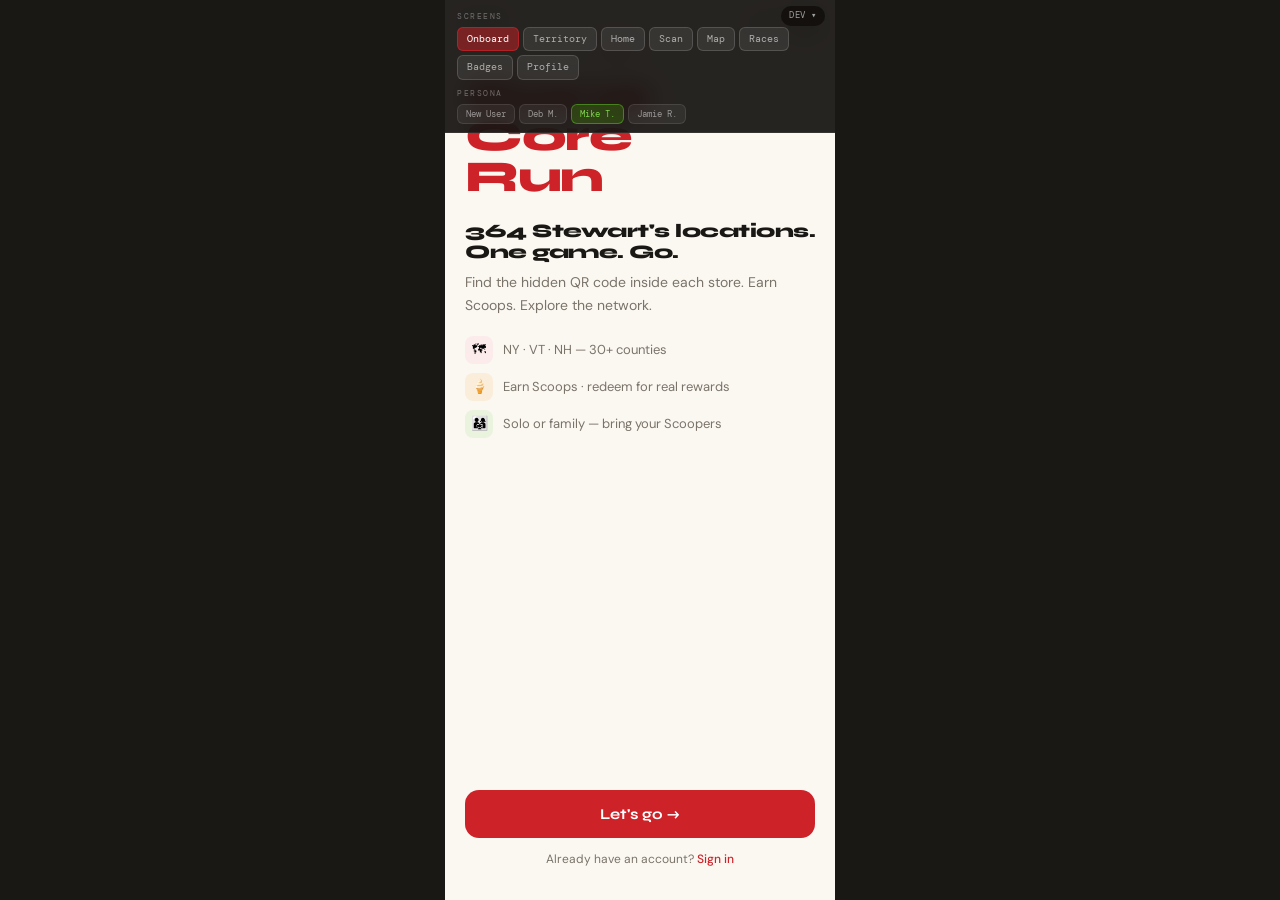
<file: app/screens/onboarding.html>
<!DOCTYPE html>
<html lang="en">
<head>
<meta charset="UTF-8">
<meta name="viewport" content="width=device-width, initial-scale=1.0, maximum-scale=1.0">
<title>ConeCoreRun — Welcome</title>
<link rel="preconnect" href="https://fonts.googleapis.com">
<link href="https://fonts.googleapis.com/css2?family=Syne:wght@700;800&family=DM+Mono:wght@400;500&family=DM+Sans:ital,opsz,wght@0,9..40,300;0,9..40,400;0,9..40,500;1,9..40,400&display=swap" rel="stylesheet">
<link rel="stylesheet" href="../assets/css/main.css">
<style>
.screen{position:absolute;inset:0;display:flex;flex-direction:column;background:var(--cream);opacity:0;pointer-events:none;transform:translateX(24px);transition:opacity .28s ease,transform .28s ease;overflow-y:auto;scrollbar-width:none;}
.screen::-webkit-scrollbar{display:none;}
.screen.active{opacity:1;pointer-events:all;transform:translateX(0);}
.screen.exit{opacity:0;transform:translateX(-24px);}
.progress-dots{display:flex;justify-content:center;gap:6px;padding:10px 0 4px;flex-shrink:0;}
.dot{width:6px;height:6px;border-radius:50%;background:var(--border);transition:all .2s;}
.dot.active{background:var(--red);width:18px;border-radius:3px;}
.dot.done{background:var(--red);opacity:.35;}
.back-btn{background:none;border:none;padding:8px 20px 0;font-size:22px;color:var(--muted);cursor:pointer;align-self:flex-start;flex-shrink:0;line-height:1;}
.screen-body{flex:1;padding:8px 20px 32px;display:flex;flex-direction:column;}
.screen-eyebrow{font-size:10px;font-weight:500;letter-spacing:2px;text-transform:uppercase;color:var(--muted);margin-bottom:8px;}
.screen-title{font-family:"Syne",sans-serif;font-size:24px;font-weight:800;color:var(--text);letter-spacing:-.5px;line-height:1.1;margin-bottom:8px;}
.screen-sub{font-size:14px;color:var(--muted);line-height:1.6;margin-bottom:24px;}
.field{margin-bottom:14px;}
.field-label{font-size:11px;font-weight:500;color:var(--muted);letter-spacing:.3px;margin-bottom:6px;display:block;}
.field-input{width:100%;background:var(--card);border:1px solid var(--border);border-radius:var(--r-sm);padding:12px 14px;font-size:15px;font-family:"DM Sans",sans-serif;color:var(--text);outline:none;transition:border-color .15s;-webkit-appearance:none;}
.field-input:focus{border-color:var(--red);}
.field-input::placeholder{color:#c0b8b0;}
.field-select{width:100%;background:var(--card);border:1px solid var(--border);border-radius:var(--r-sm);padding:12px 14px;font-size:15px;font-family:"DM Sans",sans-serif;color:var(--text);outline:none;-webkit-appearance:none;cursor:pointer;transition:border-color .15s;}
.field-select:focus{border-color:var(--red);}
.field-row{display:grid;grid-template-columns:1fr 1fr;gap:10px;}
.field-hint{font-size:11px;color:var(--muted);margin-top:5px;line-height:1.4;}
.field-hint.ok{color:var(--green);}
.field-hint.err{color:var(--red);}
.name-check{display:flex;align-items:center;gap:6px;font-size:11px;margin-top:5px;min-height:16px;}
.check-dot{width:8px;height:8px;border-radius:50%;flex-shrink:0;background:var(--border);transition:background .2s;}
.check-dot.checking{background:var(--amber);animation:pulse 1s infinite;}
.check-dot.available{background:var(--green);}
.check-dot.taken{background:var(--red);}
@keyframes pulse{0%,100%{opacity:1}50%{opacity:.4}}
.mode-cards{display:flex;flex-direction:column;gap:10px;margin-bottom:20px;}
.mode-card{background:var(--card);border:1.5px solid var(--border);border-radius:var(--r);padding:15px;cursor:pointer;transition:border-color .15s,background .15s;position:relative;}
.mode-card:hover{border-color:rgba(206,34,41,.3);}
.mode-card.selected{border-color:var(--red);background:var(--red-light);}
.mode-card-header{display:flex;align-items:center;gap:12px;margin-bottom:5px;}
.mode-icon{width:38px;height:38px;border-radius:11px;display:flex;align-items:center;justify-content:center;font-size:18px;flex-shrink:0;}
.mode-title{font-family:"Syne",sans-serif;font-size:14px;font-weight:700;color:var(--text);}
.mode-tag{font-size:10px;font-weight:600;padding:2px 8px;border-radius:var(--r-full);margin-left:auto;}
.mode-body{font-size:13px;color:var(--muted);line-height:1.55;padding-left:50px;}
.mode-radio{position:absolute;top:15px;right:15px;width:18px;height:18px;border-radius:50%;border:1.5px solid var(--border);background:white;transition:all .15s;display:flex;align-items:center;justify-content:center;}
.mode-card.selected .mode-radio{border-color:var(--red);background:var(--red);}
.mode-card.selected .mode-radio::after{content:'';width:6px;height:6px;border-radius:50%;background:white;}
.play-cards{display:flex;flex-direction:column;gap:10px;margin-bottom:16px;}
.play-card{background:var(--card);border:1.5px solid var(--border);border-radius:var(--r);padding:16px;cursor:pointer;transition:border-color .15s,background .15s;position:relative;}
.play-card:hover{border-color:rgba(206,34,41,.3);}
.play-card.selected{border-color:var(--red);background:var(--red-light);}
.play-card-header{display:flex;align-items:center;gap:12px;margin-bottom:6px;}
.play-card-icon{width:42px;height:42px;border-radius:12px;display:flex;align-items:center;justify-content:center;font-size:20px;flex-shrink:0;}
.play-card-title{font-family:"Syne",sans-serif;font-size:15px;font-weight:700;color:var(--text);}
.play-card-default{font-size:10px;font-weight:600;padding:2px 8px;border-radius:var(--r-full);background:var(--green-light);color:var(--green);border:0.5px solid #97C459;margin-left:6px;}
.play-card-body{font-size:13px;color:var(--muted);line-height:1.6;padding-left:54px;}
.play-card-radio{position:absolute;top:15px;right:15px;width:18px;height:18px;border-radius:50%;border:1.5px solid var(--border);background:white;transition:all .15s;display:flex;align-items:center;justify-content:center;}
.play-card.selected .play-card-radio{border-color:var(--red);background:var(--red);}
.play-card.selected .play-card-radio::after{content:'';width:6px;height:6px;border-radius:50%;background:white;}
.scoopers-list{display:flex;flex-direction:column;gap:8px;margin-bottom:12px;}
.scooper-row{display:flex;align-items:center;gap:10px;background:var(--card);border:0.5px solid var(--border);border-radius:var(--r-sm);padding:10px 13px;}
.scooper-avatar{width:32px;height:32px;border-radius:50%;display:flex;align-items:center;justify-content:center;font-size:11px;font-weight:600;flex-shrink:0;}
.scooper-info{flex:1;min-width:0;}
.scooper-name{font-size:13px;font-weight:500;color:var(--text);}
.scooper-status{font-size:10px;font-weight:600;padding:1px 7px;border-radius:var(--r-full);display:inline-block;margin-top:2px;}
.scooper-remove{background:none;border:none;font-size:18px;color:var(--muted);cursor:pointer;padding:0 2px;line-height:1;transition:color .15s;}
.scooper-remove:hover{color:var(--red);}
.add-scooper-btn{display:flex;align-items:center;gap:8px;background:none;border:1px dashed rgba(0,0,0,.15);border-radius:var(--r-sm);padding:10px 13px;font-size:13px;font-weight:500;color:var(--muted);cursor:pointer;width:100%;font-family:"DM Sans",sans-serif;transition:border-color .15s,color .15s;margin-bottom:12px;}
.add-scooper-btn:hover{border-color:var(--red);color:var(--red);}
.modal-backdrop{position:fixed;inset:0;background:rgba(15,13,11,.5);z-index:300;display:flex;align-items:flex-end;justify-content:center;opacity:0;pointer-events:none;transition:opacity .2s;}
.modal-backdrop.open{opacity:1;pointer-events:all;}
.modal-sheet{width:390px;background:var(--cream);border-radius:24px 24px 0 0;padding:20px 20px 40px;transform:translateY(100%);transition:transform .28s cubic-bezier(.34,1.1,.64,1);}
.modal-backdrop.open .modal-sheet{transform:translateY(0);}
.modal-handle{width:40px;height:4px;background:var(--border);border-radius:2px;margin:0 auto 16px;}
.modal-title{font-family:"Syne",sans-serif;font-size:18px;font-weight:800;color:var(--text);margin-bottom:16px;}
@media(max-width:420px){.modal-sheet{width:100%;}}
.privacy-note{background:var(--red-light);border:0.5px solid var(--red-mid);border-radius:var(--r-sm);padding:10px 13px;font-size:11px;color:var(--red-dark);line-height:1.55;margin-bottom:16px;}
.cta-btn{width:100%;background:var(--red);border:none;border-radius:var(--r);padding:15px;font-family:"Syne",sans-serif;font-size:15px;font-weight:700;color:white;cursor:pointer;transition:background .15s,transform .1s;margin-top:auto;}
.cta-btn:hover{background:#b01e24;}
.cta-btn:active{transform:scale(.99);}
.cta-btn:disabled{background:var(--border);color:var(--muted);cursor:not-allowed;}
.cta-btn-ghost{width:100%;background:none;border:1px solid var(--border);border-radius:var(--r);padding:13px;font-family:"DM Sans",sans-serif;font-size:14px;font-weight:500;color:var(--muted);cursor:pointer;transition:border-color .15s,color .15s;margin-top:8px;}
.cta-btn-ghost:hover{border-color:var(--red);color:var(--red);}
.legal-text{font-size:10px;color:var(--muted);line-height:1.55;text-align:center;margin-top:12px;}
.legal-text a{color:var(--red);text-decoration:none;}
@keyframes fadeUp{from{opacity:0;transform:translateY(10px)}to{opacity:1;transform:translateY(0)}}
.fu{animation:fadeUp .35s ease both;}
.fu1{animation-delay:.04s}.fu2{animation-delay:.10s}.fu3{animation-delay:.16s}.fu4{animation-delay:.22s}.fu5{animation-delay:.28s}
</style>
</head>
<body>
<div id="dev-nav"></div>
<div class="shell" id="shell" style="position:relative;min-height:100vh;">

<!-- SCREEN 1: WELCOME -->
<div class="screen active" id="s-welcome">
  <div class="status-bar"><span class="status-time">9:41</span><span class="status-icons">●●● WiFi █▉</span></div>
  <div class="progress-dots"><div class="dot active"></div><div class="dot"></div><div class="dot"></div><div class="dot"></div><div class="dot"></div></div>
  <div class="screen-body" style="justify-content:space-between;">
    <div>
      <div style="font-family:'Syne',sans-serif;font-size:44px;font-weight:800;color:var(--red);line-height:.92;letter-spacing:-1.5px;margin:12px 0 24px;" class="fu fu1">Cone<br>Core<br>Run</div>
      <p class="screen-title fu fu2" style="font-size:19px;">364 Stewart's locations.<br>One game. Go.</p>
      <p class="screen-sub fu fu3" style="margin-bottom:20px;">Find the hidden QR code inside each store. Earn Scoops. Explore the network.</p>
      <div style="display:flex;flex-direction:column;gap:9px;" class="fu fu4">
        <div style="display:flex;align-items:center;gap:10px;"><div style="width:28px;height:28px;border-radius:8px;background:var(--red-light);display:flex;align-items:center;justify-content:center;font-size:14px;flex-shrink:0;">🗺</div><span style="font-size:13px;color:var(--muted);">NY · VT · NH — 30+ counties</span></div>
        <div style="display:flex;align-items:center;gap:10px;"><div style="width:28px;height:28px;border-radius:8px;background:var(--amber-light);display:flex;align-items:center;justify-content:center;font-size:14px;flex-shrink:0;">🍦</div><span style="font-size:13px;color:var(--muted);">Earn Scoops · redeem for real rewards</span></div>
        <div style="display:flex;align-items:center;gap:10px;"><div style="width:28px;height:28px;border-radius:8px;background:var(--green-light);display:flex;align-items:center;justify-content:center;font-size:14px;flex-shrink:0;">👨‍👩‍👧</div><span style="font-size:13px;color:var(--muted);">Solo or family — bring your Scoopers</span></div>
      </div>
    </div>
    <div class="fu fu5" style="padding-top:24px;">
      <button class="cta-btn" style="margin-top:0;" onclick="goTo('s-account')">Let's go →</button>
      <p style="text-align:center;font-size:12px;color:var(--muted);margin-top:12px;cursor:pointer;" onclick="goTo('s-account')">Already have an account? <span style="color:var(--red);font-weight:500;">Sign in</span></p>
    </div>
  </div>
</div>

<!-- SCREEN 2: ACCOUNT -->
<div class="screen" id="s-account">
  <div class="status-bar"><span class="status-time">9:41</span><span class="status-icons">●●● WiFi █▉</span></div>
  <div class="progress-dots"><div class="dot done"></div><div class="dot active"></div><div class="dot"></div><div class="dot"></div><div class="dot"></div></div>
  <button class="back-btn" onclick="goBack('s-welcome')">←</button>
  <div class="screen-body">
    <p class="screen-eyebrow fu fu1">Step 1 of 4</p>
    <h1 class="screen-title fu fu1">Create your account</h1>
    <p class="screen-sub fu fu2">Must be 18 or older to play. Your personal details are never shown to other players.</p>
    <div class="fu fu2">
      <div class="field-row">
        <div class="field"><label class="field-label">First name</label><input class="field-input" type="text" placeholder="Mike" id="first-name" autocomplete="given-name"></div>
        <div class="field"><label class="field-label">Last name</label><input class="field-input" type="text" placeholder="T." id="last-name" autocomplete="family-name"></div>
      </div>
      <div class="field"><label class="field-label">Email address</label><input class="field-input" type="email" placeholder="you@email.com" id="email" autocomplete="email"><p class="field-hint">Never shown to other players or shared with third parties.</p></div>
      <div class="field"><label class="field-label">Date of birth</label><input class="field-input" type="date" id="dob" max="2007-01-01"><p class="field-hint" id="age-hint">Must be 18 or older to participate in prizes and Scoops redemption.</p></div>
      <div class="field"><label class="field-label">State</label><select class="field-select" id="state"><option value="">Select your state</option><option value="NY">New York</option><option value="VT">Vermont</option><option value="NH">New Hampshire</option></select></div>
      <div class="field"><label class="field-label">Password</label><input class="field-input" type="password" placeholder="8+ characters" id="password" autocomplete="new-password"></div>
    </div>
    <div class="privacy-note fu fu3"><strong>Privacy first.</strong> Your real name and email are for your account only. Other players only ever see your username.</div>
    <button class="cta-btn fu fu4" onclick="validateAccount()">Continue →</button>
    <p class="legal-text">By continuing you agree to our <a href="#">Official Rules</a>, <a href="#">Privacy Policy</a>, and <a href="#">Terms of Service</a>. Must be 18+ to win prizes.</p>
  </div>
</div>

<!-- SCREEN 3: USERNAME -->
<div class="screen" id="s-username">
  <div class="status-bar"><span class="status-time">9:41</span><span class="status-icons">●●● WiFi █▉</span></div>
  <div class="progress-dots"><div class="dot done"></div><div class="dot done"></div><div class="dot active"></div><div class="dot"></div><div class="dot"></div></div>
  <button class="back-btn" onclick="goBack('s-account')">←</button>
  <div class="screen-body">
    <p class="screen-eyebrow fu fu1">Step 2 of 4</p>
    <h1 class="screen-title fu fu1">Pick a username</h1>
    <p class="screen-sub fu fu2">This is how you appear on leaderboards and in sprints. Keep it fun and anonymous — your real name stays private always.</p>
    <div class="fu fu2">
      <div class="field">
        <label class="field-label">Username</label>
        <input class="field-input" type="text" placeholder="e.g. TroyRoadRunner" id="username" oninput="checkUsername(this.value)" maxlength="28" autocomplete="off" autocorrect="off" spellcheck="false">
        <div class="name-check"><div class="check-dot" id="check-dot"></div><span id="check-msg" style="color:var(--muted);">Choose something unique — this is your public identity</span></div>
      </div>
    </div>
    <div class="fu fu3" style="background:var(--card);border:0.5px solid var(--border);border-radius:var(--r-sm);padding:13px 14px;margin-bottom:16px;">
      <p style="font-size:11px;font-weight:600;color:var(--muted);letter-spacing:.5px;margin-bottom:8px;">USERNAME RULES</p>
      <div style="display:flex;flex-direction:column;gap:6px;">
        <div style="display:flex;align-items:center;gap:7px;"><span id="rule-len">○</span><span style="font-size:12px;color:var(--muted);" id="rule-len-txt">Between 3 and 28 characters</span></div>
        <div style="display:flex;align-items:center;gap:7px;"><span id="rule-unique">○</span><span style="font-size:12px;color:var(--muted);" id="rule-unique-txt">Must be unique across all players</span></div>
        <div style="display:flex;align-items:center;gap:7px;"><span>○</span><span style="font-size:12px;color:var(--muted);">No real names, phone numbers, or email addresses</span></div>
        <div style="display:flex;align-items:center;gap:7px;"><span>○</span><span style="font-size:12px;color:var(--muted);">Editable any time in Profile settings</span></div>
      </div>
    </div>
    <div class="privacy-note fu fu4"><strong>Why required?</strong> Your username is the only identity other players ever see — protecting everyone's real-world privacy.</div>
    <button class="cta-btn fu fu5" id="username-cta" onclick="goTo('s-mode')" disabled>Continue →</button>
  </div>
</div>

<!-- SCREEN 4: MODE + SCOOPERS -->
<div class="screen" id="s-mode">
  <div class="status-bar"><span class="status-time">9:41</span><span class="status-icons">●●● WiFi █▉</span></div>
  <div class="progress-dots"><div class="dot done"></div><div class="dot done"></div><div class="dot done"></div><div class="dot active"></div><div class="dot"></div></div>
  <button class="back-btn" onclick="goBack('s-username')">←</button>
  <div class="screen-body">
    <p class="screen-eyebrow fu fu1">Step 3 of 4</p>
    <h1 class="screen-title fu fu1">How are you playing?</h1>
    <p class="screen-sub fu fu2">Playing with family? Add your Scoopers. Under-18s join the fun — prizes stay on the main account.</p>
    <div class="mode-cards fu fu2">
      <div class="mode-card selected" id="mode-solo" onclick="selectMode('solo')">
        <div class="mode-radio"></div>
        <div class="mode-card-header"><div class="mode-icon" style="background:var(--red-light);">🏃</div><div><div class="mode-title">Solo</div></div><span class="mode-tag" style="background:var(--red-light);color:var(--red-dark);">Default</span></div>
        <div class="mode-body">Just you. Explore freely or race friends whenever you're ready.</div>
      </div>
      <div class="mode-card" id="mode-family" onclick="selectMode('family')">
        <div class="mode-radio"></div>
        <div class="mode-card-header"><div class="mode-icon" style="background:var(--amber-light);">👨‍👩‍👧</div><div><div class="mode-title">Family mode</div></div><span class="mode-tag" style="background:var(--amber-light);color:#633806;">Scoopers</span></div>
        <div class="mode-body">Add family members. Kids under 18 check in and celebrate — prizes go to the main account.</div>
      </div>
    </div>
    <div id="scoopers-section" style="display:none;">
      <p style="font-size:11px;font-weight:600;color:var(--muted);letter-spacing:.5px;margin-bottom:8px;">YOUR SCOOPERS</p>
      <div class="scoopers-list" id="scoopers-list"></div>
      <button class="add-scooper-btn" onclick="openScooperModal()"><span style="font-size:18px;line-height:1;">+</span> Add a Scooper</button>
      <div style="background:var(--card);border:0.5px solid var(--border);border-radius:var(--r-sm);padding:11px 13px;margin-bottom:16px;font-size:11px;color:var(--muted);line-height:1.55;"><strong style="color:var(--text);">Scoopers under 18</strong> get full map access and check-in celebrations. Scoops and prizes are held on the main account.</div>
    </div>
    <button class="cta-btn" onclick="goTo('s-playmode')">Continue →</button>
    <button class="cta-btn-ghost" onclick="goTo('s-playmode')">Skip — set up Scoopers later</button>
  </div>
</div>

<!-- SCREEN 5: PLAY MODE -->
<div class="screen" id="s-playmode">
  <div class="status-bar"><span class="status-time">9:41</span><span class="status-icons">●●● WiFi █▉</span></div>
  <div class="progress-dots"><div class="dot done"></div><div class="dot done"></div><div class="dot done"></div><div class="dot done"></div><div class="dot active"></div></div>
  <button class="back-btn" onclick="goBack('s-mode')">←</button>
  <div class="screen-body">
    <p class="screen-eyebrow fu fu1">Step 4 of 4</p>
    <h1 class="screen-title fu fu1">How do you want to play?</h1>
    <p class="screen-sub fu fu2">You can always change this — or do both. No pressure either way.</p>
    <div class="play-cards fu fu2">
      <div class="play-card selected" id="play-explorer" onclick="selectPlayMode('explorer')">
        <div class="play-card-radio"></div>
        <div class="play-card-header">
          <div class="play-card-icon" style="background:var(--green-light);">🧭</div>
          <div style="display:flex;align-items:center;flex-wrap:wrap;gap:4px;"><div class="play-card-title">Open explorer</div><span class="play-card-default">Recommended</span></div>
        </div>
        <div class="play-card-body">Just check in wherever you go. Your map fills in organically over time. No boundaries, no pressure — just collecting Stewart's visits and earning Scoops.</div>
      </div>
      <div class="play-card" id="play-draw" onclick="selectPlayMode('draw')">
        <div class="play-card-radio"></div>
        <div class="play-card-header"><div class="play-card-icon" style="background:var(--red-light);">🎯</div><div class="play-card-title">Draw your run</div></div>
        <div class="play-card-body">Set a territory on the map — every Stewart's inside your circle is your first heat. Race to complete it. Compete against friends.</div>
      </div>
    </div>
    <div id="explorer-detail" class="fu fu3">
      <div style="background:var(--green-light);border:0.5px solid #97C459;border-radius:var(--r-sm);padding:11px 13px;font-size:12px;color:#1a4008;line-height:1.6;"><strong>Great choice.</strong> Your home screen will show every Stewart's you discover. Earn Scoops on every check-in. Draw a run or start a sprint any time from the Map or Races screen.</div>
    </div>
    <div id="draw-detail" style="display:none;" class="fu fu3">
      <div style="background:var(--red-light);border:0.5px solid var(--red-mid);border-radius:var(--r-sm);padding:11px 13px;font-size:12px;color:var(--red-dark);line-height:1.6;"><strong>Nice.</strong> On the next screen you'll draw your starting territory — drag a circle around the Stewart's locations you want to tackle first.</div>
    </div>
    <div style="margin-top:16px;">
      <button class="cta-btn fu fu4" id="playmode-cta" onclick="finishOnboarding()">Start exploring →</button>
    </div>
  </div>
</div>

</div><!-- .shell -->

<!-- SCOOPER MODAL -->
<div class="modal-backdrop" id="scooper-modal" onclick="closeScooperOutside(event)">
  <div class="modal-sheet">
    <div class="modal-handle"></div>
    <div class="modal-title">Add a Scooper</div>
    <div class="field"><label class="field-label">First name or nickname</label><input class="field-input" type="text" placeholder="Emma" id="scooper-name-input"><p class="field-hint">Only you see this.</p></div>
    <div class="field"><label class="field-label">Age</label><select class="field-select" id="scooper-age" onchange="onScooperAge(this.value)"><option value="">Select age</option><option value="under7">Under 7</option><option value="7">7</option><option value="8">8</option><option value="9">9</option><option value="10">10</option><option value="11">11</option><option value="12">12</option><option value="13">13</option><option value="14">14</option><option value="15">15</option><option value="16">16</option><option value="17">17</option><option value="18plus">18 or older</option></select></div>
    <div id="scooper-age-note" style="display:none;margin-bottom:12px;"></div>
    <button class="cta-btn" style="margin-top:0;" onclick="addScooper()">Add Scooper</button>
    <button class="cta-btn-ghost" onclick="closeScooperModal()">Cancel</button>
  </div>
</div>

<script src="../assets/js/state.js"></script>
<script>
function goTo(id){var cur=document.querySelector('.screen.active');if(cur){cur.classList.add('exit');setTimeout(()=>cur.classList.remove('active','exit'),280);}setTimeout(()=>{var next=document.getElementById(id);next.classList.add('active');next.querySelectorAll('.fu').forEach(el=>{el.style.animation='none';el.offsetHeight;el.style.animation='';});},50);}
function goBack(id){var cur=document.querySelector('.screen.active');if(cur){cur.style.transform='translateX(24px)';cur.style.opacity='0';setTimeout(()=>{cur.classList.remove('active');cur.style.transform='';cur.style.opacity='';},280);}setTimeout(()=>{document.getElementById(id).classList.add('active');},50);}

function validateAccount(){var fn=document.getElementById('first-name').value.trim(),em=document.getElementById('email').value.trim(),dob=document.getElementById('dob').value,st=document.getElementById('state').value,pw=document.getElementById('password').value;var ok=fn&&em&&dob&&st&&pw.length>=8;if(dob){var age=(new Date()-new Date(dob))/(365.25*24*3600*1000);var hint=document.getElementById('age-hint');if(age<18){hint.textContent='⚠ Must be 18 or older to participate in prizes.';hint.className='field-hint err';ok=false;}else{hint.textContent='✓ Age verified';hint.className='field-hint ok';}}if(ok)goTo('s-username');}

var takenNames=['troyroadrunner','queensburycrew','glensfallsforever','teamdeb','teammike','coneking','scoopmachine'];var checkTimer;
function checkUsername(val){var dot=document.getElementById('check-dot'),msg=document.getElementById('check-msg'),cta=document.getElementById('username-cta'),lenEl=document.getElementById('rule-len'),lenTxt=document.getElementById('rule-len-txt'),uniEl=document.getElementById('rule-unique'),uniTxt=document.getElementById('rule-unique-txt');clearTimeout(checkTimer);if(val.length<3){dot.className='check-dot';msg.textContent=val.length===0?'Choose something unique':'Keep going...';msg.style.color='var(--muted)';cta.disabled=true;if(lenEl){lenEl.textContent='○';lenEl.style.color='';lenTxt.style.color='';}return;}lenEl.textContent='✓';lenEl.style.color='var(--green)';lenTxt.style.color='var(--green)';dot.className='check-dot checking';msg.textContent='Checking availability...';msg.style.color='var(--amber)';cta.disabled=true;checkTimer=setTimeout(()=>{var taken=takenNames.includes(val.toLowerCase().trim());if(taken){dot.className='check-dot taken';msg.textContent='That username is taken — try another';msg.style.color='var(--red)';uniEl.textContent='✗';uniEl.style.color='var(--red)';uniTxt.style.color='var(--red)';cta.disabled=true;}else{dot.className='check-dot available';msg.textContent='"'+val+'" is available!';msg.style.color='var(--green)';uniEl.textContent='✓';uniEl.style.color='var(--green)';uniTxt.style.color='var(--green)';cta.disabled=false;}},700);}

function selectMode(mode){document.getElementById('mode-solo').classList.toggle('selected',mode==='solo');document.getElementById('mode-family').classList.toggle('selected',mode==='family');document.getElementById('scoopers-section').style.display=mode==='family'?'block':'none';}

function selectPlayMode(mode){document.getElementById('play-explorer').classList.toggle('selected',mode==='explorer');document.getElementById('play-draw').classList.toggle('selected',mode==='draw');document.getElementById('explorer-detail').style.display=mode==='explorer'?'block':'none';document.getElementById('draw-detail').style.display=mode==='draw'?'block':'none';document.getElementById('playmode-cta').textContent=mode==='draw'?'Draw my run →':'Start exploring →';}

function finishOnboarding(){var draw=document.getElementById('play-draw').classList.contains('selected');window.location.href=draw?'territory.html':'home.html';}

var scoopers=[],avatarColors=[{bg:'var(--amber-light)',tc:'#633806'},{bg:'var(--blue-light)',tc:'#0C447C'},{bg:'var(--green-light)',tc:'#27500A'},{bg:'var(--red-light)',tc:'var(--red-dark)'}];
function onScooperAge(val){var note=document.getElementById('scooper-age-note'),msgs={'under7':{bg:'var(--green-light)',bc:'#97C459',tc:'#1a4008',msg:'Little Scoopers welcome! They can tap the map and celebrate check-ins.'},'18plus':{bg:'var(--blue-light)',bc:'#85B7EB',tc:'#0C447C',msg:'This person should create their own account to earn Scoops independently.'}};var teen={bg:'var(--amber-light)',bc:'#EF9F27',tc:'#633806',msg:'Under 18 · full fun, full check-ins. Scoops and prizes go to the main account.'};if(!val){note.style.display='none';return;}var m=msgs[val]||(parseInt(val)<18?teen:null);if(m){note.innerHTML=`<div style="background:${m.bg};border:0.5px solid ${m.bc};border-radius:var(--r-sm);padding:9px 12px;font-size:11px;color:${m.tc};line-height:1.55;">${m.msg}</div>`;note.style.display='block';}else note.style.display='none';}
function openScooperModal(){document.getElementById('scooper-modal').classList.add('open');document.getElementById('scooper-name-input').value='';document.getElementById('scooper-age').value='';document.getElementById('scooper-age-note').style.display='none';setTimeout(()=>document.getElementById('scooper-name-input').focus(),300);}
function closeScooperModal(){document.getElementById('scooper-modal').classList.remove('open');}
function closeScooperOutside(e){if(e.target===document.getElementById('scooper-modal'))closeScooperModal();}
function addScooper(){var name=document.getElementById('scooper-name-input').value.trim(),age=document.getElementById('scooper-age').value;if(!name||!age)return;var col=avatarColors[scoopers.length%avatarColors.length];scoopers.push({name,age,col});renderScoopers();closeScooperModal();}
function renderScoopers(){document.getElementById('scoopers-list').innerHTML=scoopers.map((s,i)=>{var isUnder=s.age!=='18plus'&&(s.age==='under7'||parseInt(s.age)<18);var ss=isUnder?'background:var(--amber-light);color:#633806;':'background:var(--blue-light);color:#0C447C;';var st=isUnder?'Under 18 · fun only':'Adult · own account recommended';return`<div class="scooper-row"><div class="scooper-avatar" style="background:${s.col.bg};color:${s.col.tc};">${s.name.charAt(0).toUpperCase()}</div><div class="scooper-info"><div class="scooper-name">${s.name}</div><span class="scooper-status" style="${ss}">${st}</span></div><button class="scooper-remove" onclick="scoopers.splice(${i},1);renderScoopers()">×</button></div>`;}).join('');}

document.addEventListener('DOMContentLoaded',function(){CCR.buildDevNav('onboarding');CCR.startClock();});
</script>
</body>
</html>
</file>
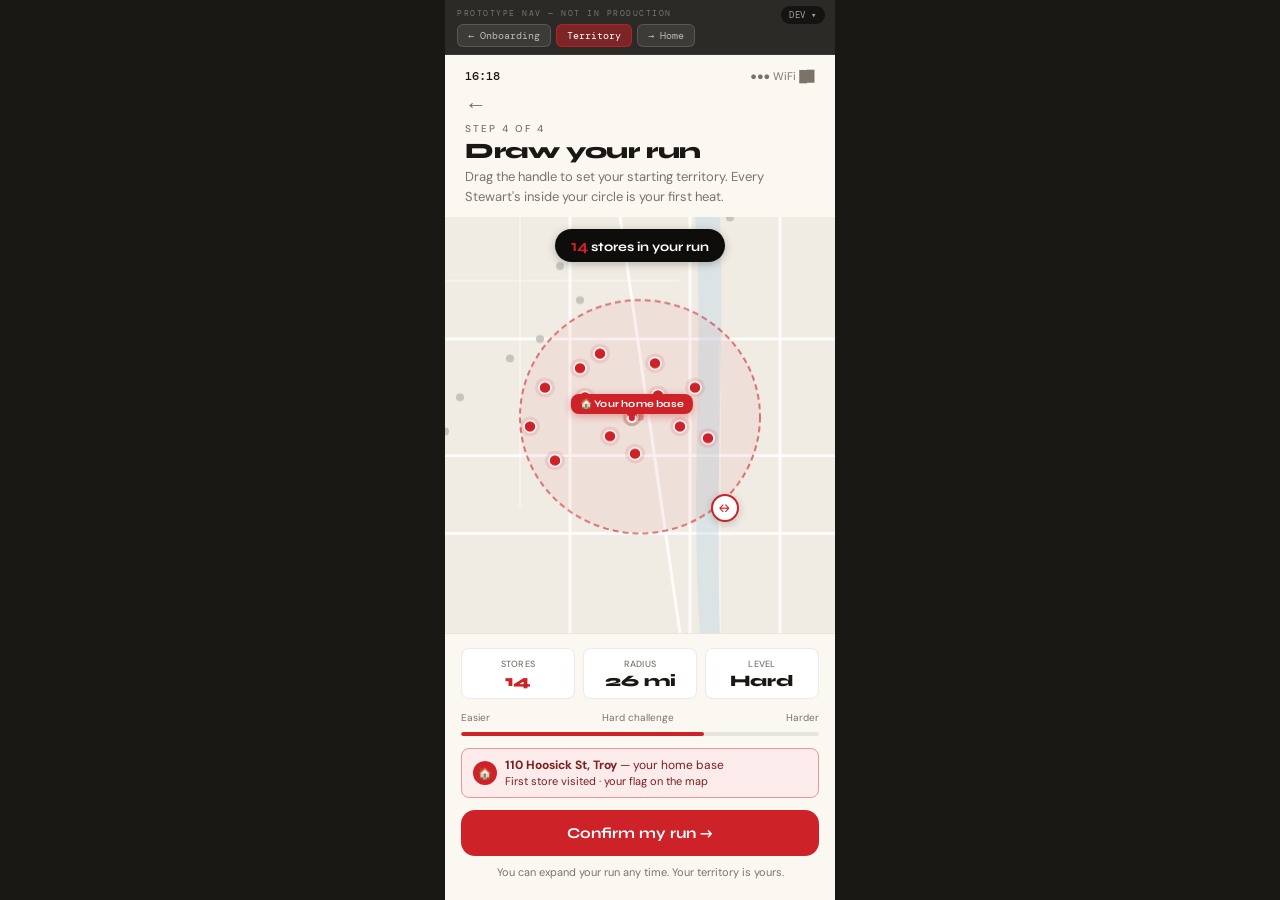
<file: app/screens/territory.html>
<!DOCTYPE html>
<html lang="en">
<head>
<meta charset="UTF-8">
<meta name="viewport" content="width=device-width, initial-scale=1.0, maximum-scale=1.0">
<title>ConeCoreRun — Define Your Run</title>
<link rel="preconnect" href="https://fonts.googleapis.com">
<link href="https://fonts.googleapis.com/css2?family=Syne:wght@700;800&family=DM+Mono:wght@400;500&family=DM+Sans:opsz,wght@9..40,400;9..40,500&display=swap" rel="stylesheet">
<style>
*, *::before, *::after { box-sizing: border-box; margin: 0; padding: 0; -webkit-tap-highlight-color: transparent; }
:root {
  --red: #CE2229; --red-dark: #791F1F; --red-mid: #F09595; --red-light: #FCEBEB;
  --amber: #BA7517; --amber-light: #FAEEDA;
  --green: #3B6D11; --green-light: #EAF3DE;
  --dark: #0F0D0B; --muted: #7a736a; --border: rgba(0,0,0,0.08);
  --surface: #F5F1EA; --card: #FFFFFF; --cream: #FBF8F2; --text: #1a1814;
  --r: 14px; --r-sm: 8px; --r-full: 100px;
}
html, body { height: 100%; background: #1a1814; font-family: "DM Sans", sans-serif; -webkit-font-smoothing: antialiased; }

.shell {
  width: 390px; min-height: 100vh; margin: 0 auto;
  background: var(--cream); position: relative;
  display: flex; flex-direction: column; overflow: hidden;
}

/* ── DEV NAV ── */
#dev-nav { position:fixed;top:0;left:50%;transform:translateX(-50%);width:390px;z-index:9999;font-family:'DM Mono',monospace; }
#dev-pill { position:absolute;top:6px;right:10px;background:rgba(15,13,11,0.75);color:rgba(255,255,255,0.6);font-size:9px;letter-spacing:0.5px;padding:3px 8px;border-radius:100px;cursor:pointer;z-index:10000;backdrop-filter:blur(8px);user-select:none; }
#dev-panel { background:rgba(15,13,11,0.88);backdrop-filter:blur(12px);padding:8px 12px 7px;border-bottom:0.5px solid rgba(255,255,255,0.08); }
.dev-label { font-size:8px;color:rgba(255,255,255,0.35);letter-spacing:1.5px;margin-bottom:6px; }
.dev-btns { display:flex;gap:5px;flex-wrap:wrap; }
.dnb { background:rgba(255,255,255,0.08);border:0.5px solid rgba(255,255,255,0.15);border-radius:6px;padding:4px 10px;font-size:10px;font-family:'DM Mono',monospace;color:rgba(255,255,255,0.65);cursor:pointer;white-space:nowrap;text-decoration:none;display:inline-flex;align-items:center; }
.dnb:hover { background:rgba(255,255,255,0.16);color:white; }
.dnb.active { background:rgba(206,34,41,0.5);border-color:rgba(206,34,41,0.7);color:white; }
#dev-nav.nav-hidden #dev-panel { display:none; }

/* ── STATUS BAR ── */
.status-bar { display:flex;justify-content:space-between;align-items:center;padding:14px 20px 4px;flex-shrink:0; }
.status-time { font-family:"DM Mono",monospace;font-size:12px;font-weight:500;color:var(--text); }
.status-icons { font-size:11px;color:var(--muted); }

/* ── HEADER ── */
.screen-header { padding:6px 20px 0;flex-shrink:0; }
.back-btn { background:none;border:none;font-size:22px;color:var(--muted);cursor:pointer;padding:0;line-height:1;margin-bottom:6px;display:block; }
.screen-eyebrow { font-size:10px;font-weight:500;letter-spacing:2px;text-transform:uppercase;color:var(--muted);margin-bottom:4px; }
.screen-title { font-family:"Syne",sans-serif;font-size:22px;font-weight:800;color:var(--text);letter-spacing:-0.4px;line-height:1.1;margin-bottom:4px; }
.screen-sub { font-size:13px;color:var(--muted);line-height:1.55;margin-bottom:10px; }

/* ── MAP CONTAINER ── */
.map-wrap {
  flex: 1;
  position: relative;
  background: #dce8f0;
  overflow: hidden;
  cursor: grab;
  touch-action: none;
}
.map-wrap:active { cursor: grabbing; }

#map-canvas {
  position: absolute;
  inset: 0;
  width: 100%;
  height: 100%;
}

/* ── DRAG HANDLE ── */
.drag-handle {
  position: absolute;
  width: 28px; height: 28px;
  background: white;
  border: 2.5px solid var(--red);
  border-radius: 50%;
  display: flex; align-items: center; justify-content: center;
  cursor: grab;
  box-shadow: 0 2px 8px rgba(0,0,0,0.2);
  touch-action: none;
  z-index: 10;
  transform: translate(-50%, -50%);
  transition: transform 0.1s, box-shadow 0.1s;
}
.drag-handle:active { transform: translate(-50%,-50%) scale(1.15); box-shadow: 0 4px 16px rgba(206,34,41,0.3); cursor: grabbing; }
.drag-handle::after { content:'↔'; font-size:11px; color:var(--red); font-weight:600; }

/* ── STORE COUNT BADGE ── */
.count-badge {
  position: absolute;
  top: 12px; left: 50%; transform: translateX(-50%);
  background: var(--dark);
  color: white;
  font-family: "Syne", sans-serif;
  font-size: 13px;
  font-weight: 700;
  padding: 7px 16px;
  border-radius: var(--r-full);
  white-space: nowrap;
  pointer-events: none;
  z-index: 20;
  box-shadow: 0 2px 8px rgba(0,0,0,0.25);
  transition: all 0.2s;
}

.count-badge .count-num {
  color: var(--red);
  font-size: 16px;
}

/* ── HOME BASE MARKER ── */
.home-base-marker {
  position: absolute;
  transform: translate(-50%, -100%);
  z-index: 15;
  display: flex;
  flex-direction: column;
  align-items: center;
  pointer-events: none;
  opacity: 0;
  transition: opacity 0.4s;
}

.home-base-marker.visible { opacity: 1; }

.hb-pin {
  background: var(--red);
  color: white;
  font-size: 10px;
  font-weight: 700;
  font-family: "Syne", sans-serif;
  padding: 4px 9px;
  border-radius: var(--r-sm);
  white-space: nowrap;
  box-shadow: 0 2px 8px rgba(206,34,41,0.4);
  position: relative;
  letter-spacing: 0.2px;
}

.hb-pin::after {
  content: '';
  position: absolute;
  bottom: -5px; left: 50%; transform: translateX(-50%);
  border: 5px solid transparent;
  border-top-color: var(--red);
  border-bottom: none;
}

.hb-dot {
  width: 10px; height: 10px;
  background: var(--red);
  border-radius: 50%;
  border: 2px solid white;
  margin-top: -1px;
  box-shadow: 0 0 0 3px rgba(206,34,41,0.25);
}

/* ── BOTTOM PANEL ── */
.bottom-panel {
  background: var(--cream);
  border-top: 0.5px solid var(--border);
  padding: 14px 16px 20px;
  flex-shrink: 0;
  z-index: 30;
}

.stats-row {
  display: grid;
  grid-template-columns: 1fr 1fr 1fr;
  gap: 8px;
  margin-bottom: 12px;
}

.stat-card {
  background: var(--card);
  border: 0.5px solid var(--border);
  border-radius: var(--r-sm);
  padding: 9px 10px;
  text-align: center;
}

.stat-label { font-size: 9px; color: var(--muted); font-weight: 500; letter-spacing: 0.3px; margin-bottom: 3px; }
.stat-value { font-family: "Syne", sans-serif; font-size: 16px; font-weight: 800; color: var(--text); line-height: 1; }
.stat-value.red { color: var(--red); }

.difficulty-bar {
  height: 4px;
  background: var(--border);
  border-radius: 2px;
  overflow: hidden;
  margin: 8px 0 12px;
}

.difficulty-fill {
  height: 100%;
  border-radius: 2px;
  transition: width 0.3s ease, background 0.3s ease;
}

.difficulty-label {
  display: flex;
  justify-content: space-between;
  font-size: 10px;
  color: var(--muted);
  margin-bottom: 4px;
}

.home-base-row {
  display: flex;
  align-items: center;
  gap: 8px;
  background: var(--red-light);
  border: 0.5px solid var(--red-mid);
  border-radius: var(--r-sm);
  padding: 8px 11px;
  margin-bottom: 12px;
  font-size: 12px;
  color: var(--red-dark);
}

.home-base-icon {
  width: 24px; height: 24px;
  background: var(--red);
  border-radius: 50%;
  display: flex; align-items: center; justify-content: center;
  font-size: 11px;
  flex-shrink: 0;
  color: white;
}

.cta-btn {
  width: 100%;
  background: var(--red);
  border: none;
  border-radius: var(--r);
  padding: 14px;
  font-family: "Syne", sans-serif;
  font-size: 15px;
  font-weight: 700;
  color: white;
  cursor: pointer;
  transition: background 0.15s, transform 0.1s;
}
.cta-btn:hover { background: #b01e24; }
.cta-btn:active { transform: scale(0.99); }
.cta-btn:disabled { background: var(--border); color: var(--muted); cursor: not-allowed; }

.hint-text {
  font-size: 11px;
  color: var(--muted);
  text-align: center;
  margin-top: 8px;
  line-height: 1.5;
}

@keyframes fadeUp { from{opacity:0;transform:translateY(10px)} to{opacity:1;transform:translateY(0)} }
.fu { animation: fadeUp 0.35s ease both; }
.fu1{animation-delay:.04s} .fu2{animation-delay:.10s} .fu3{animation-delay:.16s}

@media (max-width: 420px) { .shell { width: 100%; } }
</style>
</head>
<body>

<!-- DEV NAV -->
<div id="dev-nav">
  <div id="dev-pill" onclick="toggleDevNav()">DEV ▾</div>
  <div id="dev-panel">
    <div class="dev-label">PROTOTYPE NAV — NOT IN PRODUCTION</div>
    <div class="dev-btns">
      <a href="onboarding.html" class="dnb">← Onboarding</a>
      <span class="dnb active">Territory</span>
      <a href="home.html" class="dnb">→ Home</a>
    </div>
  </div>
</div>

<div class="shell" id="shell">

  <div class="status-bar">
    <span class="status-time" id="clock">9:41</span>
    <span class="status-icons">●●● WiFi █▉</span>
  </div>

  <div class="screen-header">
    <button class="back-btn" onclick="history.back()">←</button>
    <p class="screen-eyebrow fu fu1">Step 4 of 4</p>
    <h1 class="screen-title fu fu1">Draw your run</h1>
    <p class="screen-sub fu fu2">Drag the handle to set your starting territory. Every Stewart's inside your circle is your first heat.</p>
  </div>

  <!-- MAP -->
  <div class="map-wrap" id="map-wrap">
    <canvas id="map-canvas"></canvas>

    <!-- Drag handle (positioned by JS) -->
    <div class="drag-handle" id="drag-handle"></div>

    <!-- Store count badge -->
    <div class="count-badge" id="count-badge">
      <span class="count-num" id="count-num">8</span> stores in your run
    </div>

    <!-- Home base marker (shown after first store tapped or auto-set) -->
    <div class="home-base-marker" id="hb-marker">
      <div class="hb-pin">🏠 Your home base</div>
      <div class="hb-dot"></div>
    </div>
  </div>

  <!-- BOTTOM PANEL -->
  <div class="bottom-panel">

    <div class="stats-row fu fu1">
      <div class="stat-card">
        <div class="stat-label">STORES</div>
        <div class="stat-value red" id="stat-stores">8</div>
      </div>
      <div class="stat-card">
        <div class="stat-label">RADIUS</div>
        <div class="stat-value" id="stat-radius">12 mi</div>
      </div>
      <div class="stat-card">
        <div class="stat-label">LEVEL</div>
        <div class="stat-value" id="stat-level">Medium</div>
      </div>
    </div>

    <div class="fu fu2">
      <div class="difficulty-label">
        <span>Easier</span>
        <span id="diff-label">Medium challenge</span>
        <span>Harder</span>
      </div>
      <div class="difficulty-bar">
        <div class="difficulty-fill" id="diff-fill" style="width:45%;background:var(--amber)"></div>
      </div>
    </div>

    <div class="home-base-row fu fu2" id="hb-row">
      <div class="home-base-icon">🏠</div>
      <div>
        <strong>110 Hoosick St, Troy</strong> — your home base<br>
        <span style="font-size:11px;font-weight:400;">First store visited · your flag on the map</span>
      </div>
    </div>

    <button class="cta-btn fu fu3" id="confirm-btn" onclick="confirmRun()">
      Confirm my run →
    </button>
    <p class="hint-text">You can expand your run any time. Your territory is yours.</p>

  </div>

</div>

<script>
// ── CLOCK ──────────────────────────────────────────
function tick() {
  var now = new Date();
  document.getElementById('clock').textContent =
    now.getHours() + ':' + String(now.getMinutes()).padStart(2,'0');
}
tick(); setInterval(tick, 30000);

// ── DEV NAV ────────────────────────────────────────
function toggleDevNav() {
  var nav = document.getElementById('dev-nav');
  nav.classList.toggle('nav-hidden');
  document.getElementById('dev-pill').textContent =
    nav.classList.contains('nav-hidden') ? 'DEV ▸' : 'DEV ▾';
}

document.addEventListener('DOMContentLoaded', function() {
  var panel = document.getElementById('dev-panel');
  var shell = document.getElementById('shell');
  if (panel && shell) shell.style.paddingTop = (panel.offsetHeight + 2) + 'px';
  initMap();
});

// ── MAP SETUP ──────────────────────────────────────
var canvas, ctx, W, H;
var cx, cy;          // circle center (canvas px)
var radius = 120;    // circle radius (canvas px)
var MIN_R = 40, MAX_R = 320;

// Store locations (relative to center, in canvas-space px offset from cx,cy)
// Based on real Troy/Saratoga/Capital region stores
var stores = [
  {label:'Troy', x:-8, y:0, visited:true},
  {label:'Troy', x:18, y:-22, visited:false},
  {label:'Troy', x:-30, y:20, visited:false},
  {label:'Troy', x:40, y:10, visited:false},
  {label:'Troy', x:-5, y:38, visited:false},
  {label:'Troy', x:55, y:-30, visited:false},
  {label:'Lansingburgh', x:15, y:-55, visited:false},
  {label:'Watervliet', x:-55, y:-20, visited:false},
  {label:'Cohoes', x:-60, y:-50, visited:false},
  {label:'Rensselaer', x:68, y:22, visited:false},
  {label:'Green Island', x:-40, y:-65, visited:false},
  {label:'Albany', x:-95, y:-30, visited:false},
  {label:'Albany', x:-110, y:10, visited:false},
  {label:'Albany', x:-85, y:45, visited:false},
  {label:'Colonie', x:-130, y:-60, visited:false},
  {label:'Loudonville', x:-100, y:-80, visited:false},
  {label:'Saratoga', x:-80, y:-155, visited:false},
  {label:'Saratoga', x:-50, y:-170, visited:false},
  {label:'Clifton Park', x:-60, y:-120, visited:false},
  {label:'Schenectady', x:-180, y:-20, visited:false},
  {label:'Schenectady', x:-195, y:15, visited:false},
  {label:'Glens Falls', x:40, y:-220, visited:false},
  {label:'Glens Falls', x:70, y:-235, visited:false},
  {label:'Queensbury', x:90, y:-205, visited:false},
];

var isDragging = false;
var dragStartX, dragStartY, dragStartR;

function initMap() {
  canvas = document.getElementById('map-canvas');
  var wrap = document.getElementById('map-wrap');

  function resize() {
    W = wrap.clientWidth;
    H = wrap.clientHeight;
    canvas.width = W;
    canvas.height = H;
    cx = W / 2;
    cy = H * 0.48;
    positionHandle();
    draw();
  }
  resize();
  window.addEventListener('resize', resize);

  // Initial home base marker
  setTimeout(() => {
    positionHomeBase();
    document.getElementById('hb-marker').classList.add('visible');
  }, 600);

  // Drag handle events
  var handle = document.getElementById('drag-handle');

  // Mouse
  handle.addEventListener('mousedown', startDrag);
  document.addEventListener('mousemove', onDrag);
  document.addEventListener('mouseup', endDrag);

  // Touch
  handle.addEventListener('touchstart', startDrag, {passive: false});
  document.addEventListener('touchmove', onDrag, {passive: false});
  document.addEventListener('touchend', endDrag);
}

function getEventXY(e) {
  if (e.touches) return {x: e.touches[0].clientX, y: e.touches[0].clientY};
  return {x: e.clientX, y: e.clientY};
}

function startDrag(e) {
  e.preventDefault();
  isDragging = true;
  var pt = getEventXY(e);
  var rect = canvas.getBoundingClientRect();
  dragStartX = pt.x - rect.left;
  dragStartY = pt.y - rect.top;
  dragStartR = radius;
}

function onDrag(e) {
  if (!isDragging) return;
  e.preventDefault();
  var pt = getEventXY(e);
  var rect = canvas.getBoundingClientRect();
  var mx = pt.x - rect.left;
  var my = pt.y - rect.top;
  var dx = mx - cx;
  var dy = my - cy;
  var newR = Math.sqrt(dx*dx + dy*dy);
  radius = Math.max(MIN_R, Math.min(MAX_R, newR));
  positionHandle(dx, dy);
  draw();
  updateStats();
}

function endDrag() { isDragging = false; }

function positionHandle(dx, dy) {
  var handle = document.getElementById('drag-handle');
  var angle = (dx !== undefined && dy !== undefined)
    ? Math.atan2(dy, dx)
    : Math.PI / 4; // default angle (bottom-right)
  var hx = cx + radius * Math.cos(angle);
  var hy = cy + radius * Math.sin(angle);
  handle.style.left = hx + 'px';
  handle.style.top  = hy + 'px';
}

function positionHomeBase() {
  var hb = document.getElementById('hb-marker');
  // First store (visited = true) = home base
  var s = stores[0];
  hb.style.left = (cx + s.x) + 'px';
  hb.style.top  = (cy + s.y) + 'px';
}

// ── DRAW ───────────────────────────────────────────
function draw() {
  if (!ctx) ctx = canvas.getContext('2d');
  ctx.clearRect(0, 0, W, H);

  // Map background
  drawMapBase();

  // Circle fill
  ctx.beginPath();
  ctx.arc(cx, cy, radius, 0, Math.PI*2);
  ctx.fillStyle = 'rgba(206,34,41,0.06)';
  ctx.fill();

  // Circle stroke
  ctx.beginPath();
  ctx.arc(cx, cy, radius, 0, Math.PI*2);
  ctx.strokeStyle = 'rgba(206,34,41,0.6)';
  ctx.lineWidth = 2;
  ctx.setLineDash([6,4]);
  ctx.stroke();
  ctx.setLineDash([]);

  // Center crosshair
  ctx.beginPath();
  ctx.arc(cx, cy, 4, 0, Math.PI*2);
  ctx.fillStyle = 'rgba(206,34,41,0.4)';
  ctx.fill();

  // Store dots
  stores.forEach(function(s) {
    var sx = cx + s.x;
    var sy = cy + s.y;
    var inside = Math.sqrt(s.x*s.x + s.y*s.y) < radius;
    var r = inside ? 6 : 4;

    // Glow for inside stores
    if (inside) {
      ctx.beginPath();
      ctx.arc(sx, sy, r+4, 0, Math.PI*2);
      ctx.fillStyle = s.visited
        ? 'rgba(59,109,17,0.15)'
        : 'rgba(206,34,41,0.12)';
      ctx.fill();
    }

    ctx.beginPath();
    ctx.arc(sx, sy, r, 0, Math.PI*2);

    if (s.visited) {
      ctx.fillStyle = inside ? '#3B6D11' : '#97C459';
    } else {
      ctx.fillStyle = inside ? '#CE2229' : 'rgba(180,178,169,0.7)';
    }
    ctx.fill();

    // White border on inside stores
    if (inside) {
      ctx.beginPath();
      ctx.arc(sx, sy, r, 0, Math.PI*2);
      ctx.strokeStyle = 'white';
      ctx.lineWidth = 1.5;
      ctx.stroke();
    }
  });

  // Update count badge
  updateStats();
}

function drawMapBase() {
  // Warm cream base
  ctx.fillStyle = '#f0ece4';
  ctx.fillRect(0, 0, W, H);

  // Road-like lines (simplified upstate NY grid)
  ctx.strokeStyle = 'rgba(255,255,255,0.85)';
  ctx.lineWidth = 3;
  var roads = [
    // Horizontal
    [0, cy-80, W, cy-80],
    [0, cy+40, W, cy+40],
    [0, cy+120, W, cy+120],
    // Vertical
    [cx-70, 0, cx-70, H],
    [cx+50, 0, cx+50, H],
    [cx+140, 0, cx+140, H],
    // Diagonal (like Route 9 north)
    [cx-20, 0, cx+40, H],
  ];
  roads.forEach(([x1,y1,x2,y2]) => {
    ctx.beginPath(); ctx.moveTo(x1,y1); ctx.lineTo(x2,y2); ctx.stroke();
  });

  // Thinner roads
  ctx.strokeStyle = 'rgba(255,255,255,0.5)';
  ctx.lineWidth = 1.5;
  var minor = [
    [0, cy-140, W*0.6, cy-140],
    [cx-120, 0, cx-120, H*0.7],
    [cx+80, H*0.3, cx+80, H],
  ];
  minor.forEach(([x1,y1,x2,y2]) => {
    ctx.beginPath(); ctx.moveTo(x1,y1); ctx.lineTo(x2,y2); ctx.stroke();
  });

  // Water body hint (Hudson River)
  ctx.fillStyle = 'rgba(180,210,230,0.35)';
  ctx.beginPath();
  ctx.moveTo(cx+55, 0);
  ctx.bezierCurveTo(cx+65, H*0.3, cx+50, H*0.6, cx+60, H);
  ctx.lineTo(cx+80, H);
  ctx.bezierCurveTo(cx+75, H*0.6, cx+85, H*0.3, cx+80, 0);
  ctx.closePath();
  ctx.fill();
}

// ── STATS ──────────────────────────────────────────
function countInside() {
  return stores.filter(s => Math.sqrt(s.x*s.x + s.y*s.y) < radius).length;
}

function updateStats() {
  var n = countInside();
  var mi = Math.round(radius * 0.22); // rough px→miles
  var level, diff, color;

  document.getElementById('count-num').textContent = n;

  if (n <= 3)       { level='Very Easy'; diff=12;  color='var(--green)'; }
  else if (n <= 6)  { level='Easy';      diff=25;  color='var(--green)'; }
  else if (n <= 10) { level='Medium';    diff=45;  color='var(--amber)'; }
  else if (n <= 16) { level='Hard';      diff=68;  color='var(--red)'; }
  else if (n <= 20) { level='Very Hard'; diff=84;  color='var(--red)'; }
  else              { level='Epic';      diff=96;  color='#500000'; }

  document.getElementById('stat-stores').textContent = n;
  document.getElementById('stat-radius').textContent = mi + ' mi';
  document.getElementById('stat-level').textContent  = level;
  document.getElementById('diff-label').textContent  = level + ' challenge';
  document.getElementById('diff-fill').style.width   = diff + '%';
  document.getElementById('diff-fill').style.background = color;

  var btn = document.getElementById('confirm-btn');
  btn.disabled = n < 3;
  btn.textContent = n < 3 ? 'Expand your run — need at least 3 stores' : 'Confirm my run →';

  // Count badge color
  var badge = document.getElementById('count-badge');
  badge.style.background = n < 3 ? '#5a5450' : 'var(--dark)';
}

// ── CONFIRM ────────────────────────────────────────
function confirmRun() {
  var n = countInside();
  var mi = Math.round(radius * 0.22);

  // Brief success flash
  var btn = document.getElementById('confirm-btn');
  btn.style.background = 'var(--green)';
  btn.textContent = '✓ Run confirmed — ' + n + ' stores · ' + mi + ' mi radius';

  setTimeout(() => {
    window.location.href = 'home.html';
  }, 1200);
}

// Initialise on load
document.addEventListener('DOMContentLoaded', function() {
  var panel = document.getElementById('dev-panel');
  var shell = document.getElementById('shell');
  if (panel && shell) shell.style.paddingTop = (panel.offsetHeight + 2) + 'px';
});
</script>

</body>
</html>
</file>
<file: app/assets/css/main.css>
/* ── ConeCoreRun — Shared Styles ─────────────────────────────────────────── */

*, *::before, *::after { box-sizing: border-box; margin: 0; padding: 0; -webkit-tap-highlight-color: transparent; }

:root {
  --red: #CE2229; --red-dark: #791F1F; --red-mid: #F09595; --red-light: #FCEBEB;
  --amber: #BA7517; --amber-light: #FAEEDA;
  --green: #3B6D11; --green-light: #EAF3DE;
  --blue: #185FA5; --blue-light: #E6F1FB;
  --dark: #0F0D0B; --muted: #7a736a; --border: rgba(0,0,0,0.08);
  --surface: #F5F1EA; --card: #FFFFFF; --cream: #FBF8F2; --text: #1a1814;
  --r: 14px; --r-sm: 8px; --r-full: 100px;
}

html, body { height:100%; background:#1a1814; font-family:"DM Sans",sans-serif; font-size:15px; line-height:1.5; -webkit-font-smoothing:antialiased; }

.shell { width:390px; min-height:100vh; margin:0 auto; background:var(--cream); position:relative; display:flex; flex-direction:column; overflow:hidden; }
@media (max-width:420px) { .shell { width:100%; } }

.status-bar { display:flex; justify-content:space-between; align-items:center; padding:14px 20px 4px; flex-shrink:0; }
.status-time { font-family:"DM Mono",monospace; font-size:12px; font-weight:500; color:var(--text); }
.status-icons { font-size:11px; color:var(--muted); }

.scroll-body { flex:1; overflow-y:auto; padding:0 16px 100px; scrollbar-width:none; }
.scroll-body::-webkit-scrollbar { display:none; }

.section-label { font-size:10px; font-weight:500; letter-spacing:1.5px; text-transform:uppercase; color:var(--muted); margin:0 0 8px; }

.card { background:var(--card); border:0.5px solid var(--border); border-radius:var(--r); padding:12px 14px; margin-bottom:8px; }

.bottom-nav { position:fixed; bottom:0; left:50%; transform:translateX(-50%); width:390px; background:rgba(251,248,242,0.92); backdrop-filter:blur(12px); -webkit-backdrop-filter:blur(12px); border-top:0.5px solid var(--border); padding:10px 0 22px; display:flex; justify-content:space-around; z-index:200; }
@media (max-width:420px) { .bottom-nav { width:100%; } }
.nav-item { display:flex; flex-direction:column; align-items:center; gap:3px; cursor:pointer; background:none; border:none; padding:4px 10px; border-radius:var(--r-sm); transition:background .12s; font-family:"DM Sans",sans-serif; }
.nav-item:hover { background:var(--surface); }
.nav-icon { font-size:20px; color:var(--muted); }
.nav-label { font-size:9px; color:var(--muted); font-weight:500; }
.nav-item.active .nav-icon, .nav-item.active .nav-label { color:var(--red); }
.nav-scan .nav-icon { width:44px; height:44px; background:var(--red); border-radius:14px; display:flex; align-items:center; justify-content:center; color:white; font-size:20px; margin-top:-14px; box-shadow:0 4px 16px rgba(206,34,41,0.35); }
.nav-scan:hover .nav-icon { transform:scale(1.06); }

.btn-red { width:100%; background:var(--red); border:none; border-radius:var(--r); padding:15px; font-family:"Syne",sans-serif; font-size:15px; font-weight:700; color:white; cursor:pointer; transition:background .15s,transform .1s; }
.btn-red:hover { background:#b01e24; }
.btn-red:active { transform:scale(0.99); }
.btn-red:disabled { background:var(--border); color:var(--muted); cursor:not-allowed; }
.btn-ghost { width:100%; background:none; border:1px solid var(--border); border-radius:var(--r); padding:12px; font-family:"DM Sans",sans-serif; font-size:14px; font-weight:500; color:var(--muted); cursor:pointer; transition:border-color .15s,color .15s; margin-top:8px; }
.btn-ghost:hover { border-color:var(--red); color:var(--red); }

.pill { display:inline-flex; align-items:center; gap:3px; padding:2px 7px; border-radius:var(--r-full); font-size:10px; font-weight:600; white-space:nowrap; }
.pill-red    { background:var(--red-light);   color:var(--red-dark); border:0.5px solid var(--red-mid); }
.pill-amber  { background:var(--amber-light); color:#633806;         border:0.5px solid #EF9F27; }
.pill-green  { background:var(--green-light); color:#27500A;         border:0.5px solid #97C459; }
.pill-blue   { background:var(--blue-light);  color:#0C447C;         border:0.5px solid #85B7EB; }

.prog-track { height:3px; background:var(--surface); border-radius:2px; overflow:hidden; }
.prog-fill  { height:100%; background:var(--red); border-radius:2px; transition:width .8s cubic-bezier(.34,1.2,.64,1); }

.avatar { width:36px; height:36px; border-radius:50%; display:flex; align-items:center; justify-content:center; font-family:"Syne",sans-serif; font-size:12px; font-weight:700; flex-shrink:0; }

#dev-nav { position:fixed; top:0; left:50%; transform:translateX(-50%); width:390px; z-index:9999; font-family:"DM Mono",monospace; }
@media (max-width:420px) { #dev-nav { width:100%; } }
#dev-pill { position:absolute; top:6px; right:10px; background:rgba(15,13,11,0.8); color:rgba(255,255,255,0.6); font-size:9px; letter-spacing:0.5px; padding:3px 8px; border-radius:100px; cursor:pointer; z-index:10000; backdrop-filter:blur(8px); user-select:none; }
#dev-panel { background:rgba(15,13,11,0.9); backdrop-filter:blur(12px); padding:10px 12px 8px; border-bottom:0.5px solid rgba(255,255,255,0.08); }
.dnb { background:rgba(255,255,255,0.08); border:0.5px solid rgba(255,255,255,0.15); border-radius:6px; padding:4px 9px; font-size:9.5px; font-family:"DM Mono",monospace; color:rgba(255,255,255,0.6); cursor:pointer; white-space:nowrap; text-decoration:none; display:inline-flex; align-items:center; transition:background .12s,color .12s; }
.dnb:hover { background:rgba(255,255,255,0.16); color:white; }
.dnb.active { background:rgba(206,34,41,0.5); border-color:rgba(206,34,41,0.7); color:white; }
.pnb { background:rgba(255,255,255,0.06); border:0.5px solid rgba(255,255,255,0.1); border-radius:6px; padding:3px 8px; font-size:9px; font-family:"DM Mono",monospace; color:rgba(255,255,255,0.5); cursor:pointer; white-space:nowrap; transition:background .12s,color .12s; }
.pnb:hover { background:rgba(255,255,255,0.14); color:white; }
.pnb.pnb-active { background:rgba(59,109,17,0.45); border-color:rgba(97,196,37,0.5); color:#7fd44a; }
#dev-nav.nav-hidden #dev-panel { display:none; }

@keyframes fadeUp { from{opacity:0;transform:translateY(12px)} to{opacity:1;transform:translateY(0)} }
.fu  { animation:fadeUp .4s ease both; }
.fu1 { animation-delay:.05s; } .fu2 { animation-delay:.11s; } .fu3 { animation-delay:.17s; }
.fu4 { animation-delay:.23s; } .fu5 { animation-delay:.29s; } .fu6 { animation-delay:.35s; }
</file>
